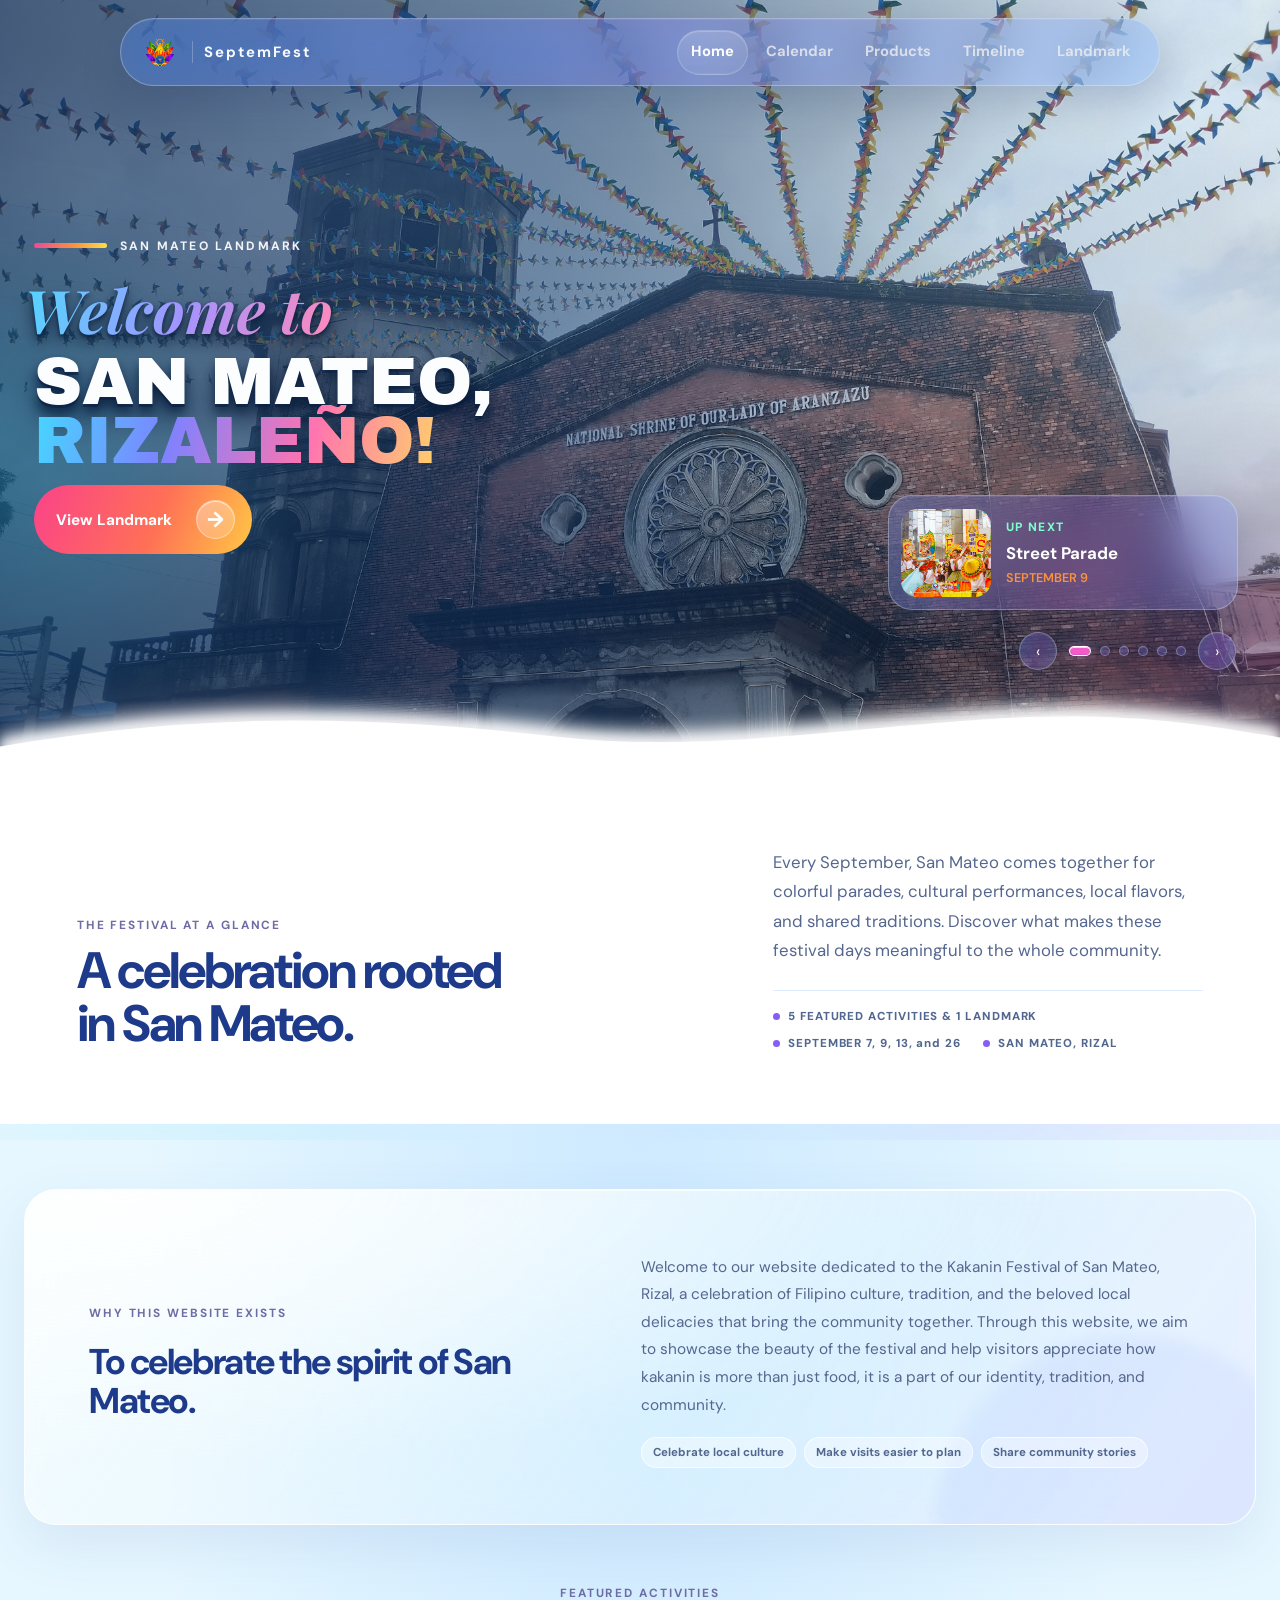
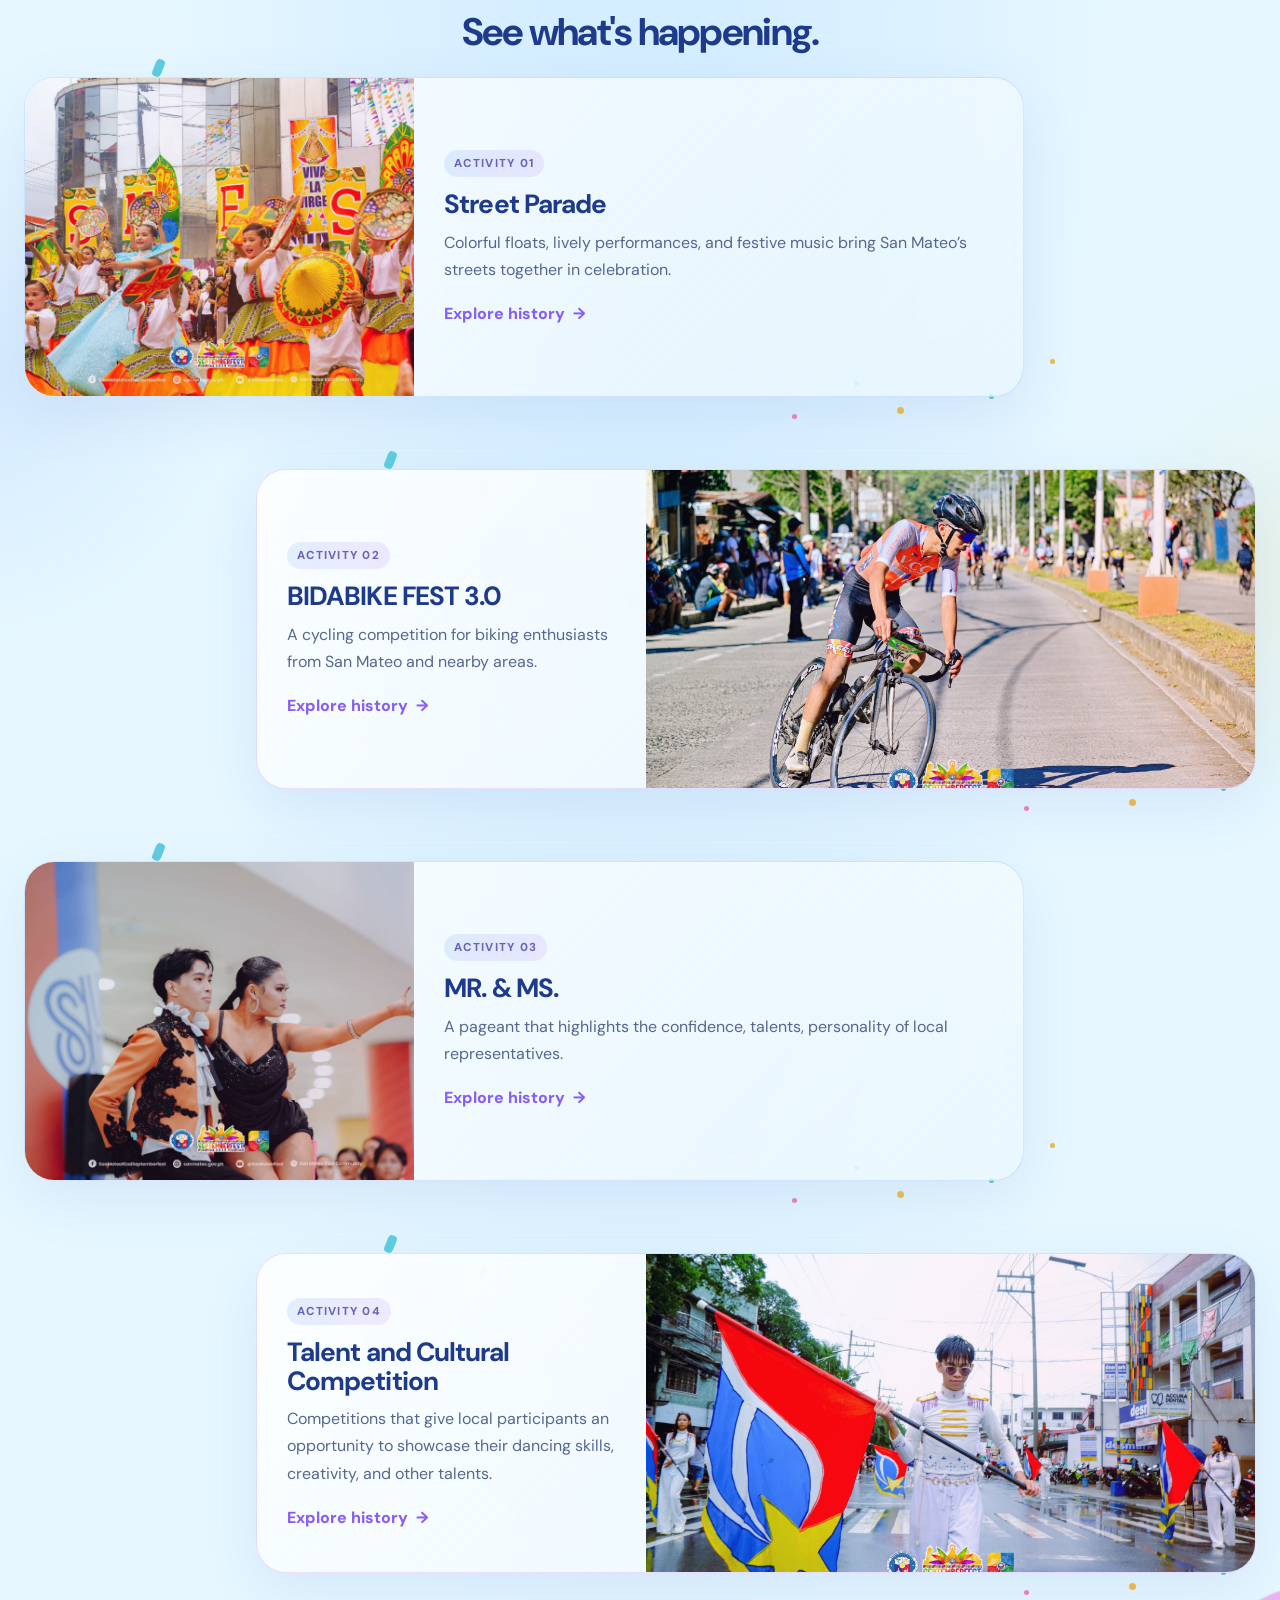
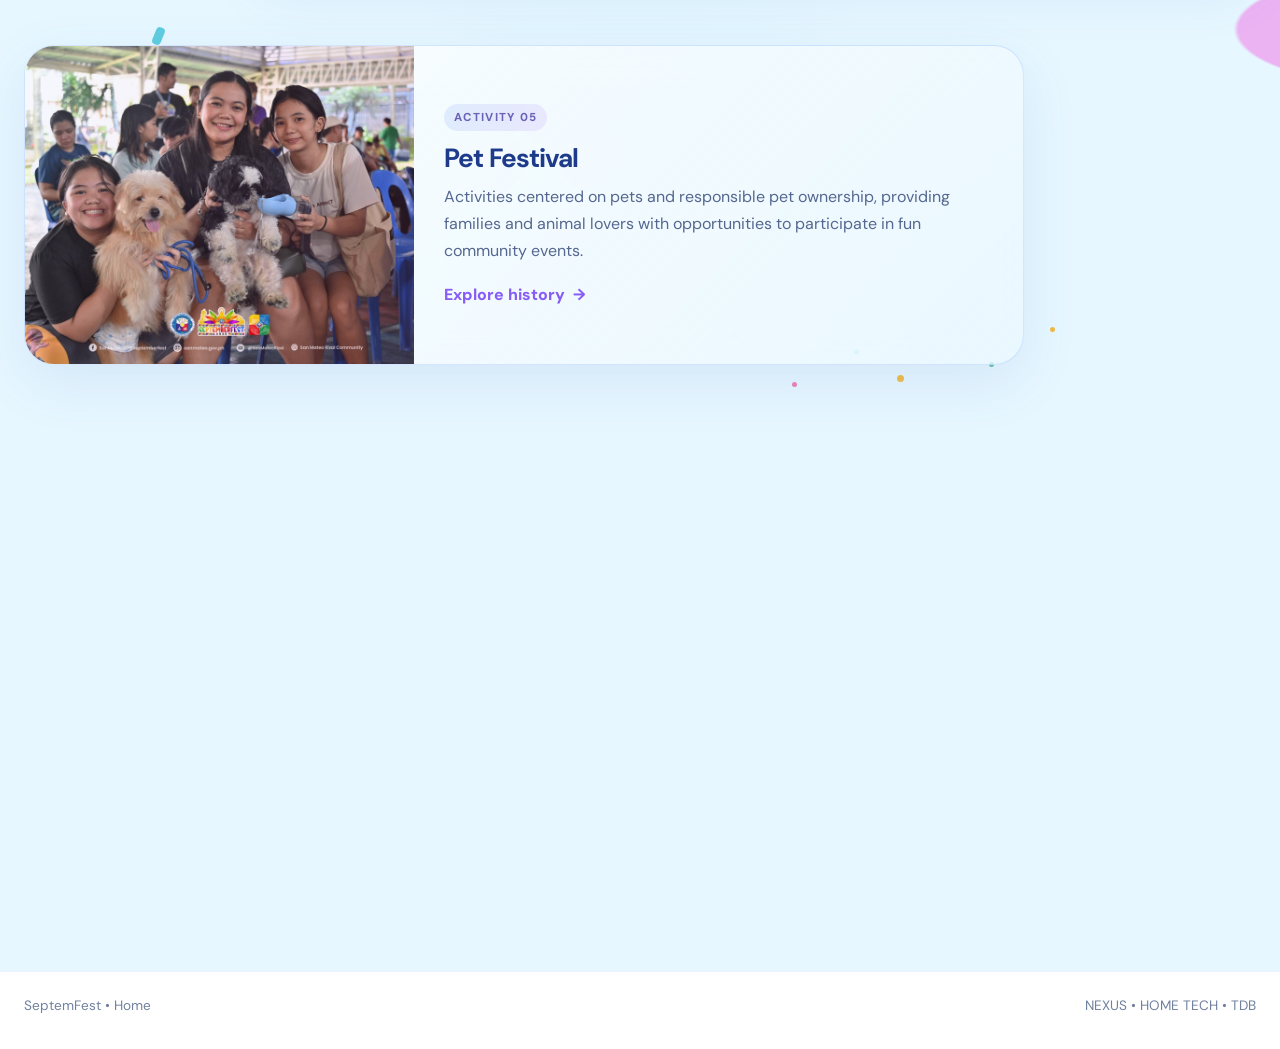
<file: index.html>
<!DOCTYPE html>
<html lang="en">

<head>
  <meta charset="UTF-8" />
  <meta name="viewport" content="width=device-width, initial-scale=1.0" />
  <meta name="description" content="SeptemFest of San Mateo." />

  <title>SeptemFest • Home</title>
  <script>try{var routeUrl=new URL(location.href);if(routeUrl.searchParams.has("__septemfest_navigation")){routeUrl.searchParams.delete("__septemfest_navigation");history.replaceState(history.state,"",routeUrl.href)}else{document.documentElement.dataset.pageLoading=""}}catch(error){document.documentElement.dataset.pageLoading=""}</script>
  <link rel="icon" type="image/png" href="./images/Logo.png">

  <link rel="preconnect" href="https://fonts.googleapis.com">
  <link rel="preconnect" href="https://fonts.gstatic.com" crossorigin>
  <link href="https://fonts.googleapis.com/css2?family=Archivo+Black&family=DM+Sans:wght@400;500;600;700&family=Playfair+Display:ital,wght@1,600;1,700&display=swap" rel="stylesheet">

  <link rel="stylesheet" href="./styles/common.css">
  <link rel="stylesheet" href="./styles/home.css">
</head>

<body>
  <div class="page-loader" id="pageLoader" role="status" aria-live="polite">
    <div class="page-loader-content">
      <img src="./images/Logo.png" alt="" width="64" height="48">
      <span class="page-loader-label">SEPTEMFEST OF SAN MATEO</span>
      <p>Getting the festival ready</p>
      <span class="page-loader-track" aria-hidden="true"><span></span></span>
    </div>
  </div>

  <header class="site-header" id="siteHeader">
    <a class="brand" href="./index.html" aria-label="SeptemFest Home">
      <img class="brand-logo" src="./images/Logo.png" alt="SeptemFest logo" width="42" height="32">
      <span class="brand-divider"></span>
      <span class="brand-word">SeptemFest</span>
    </a>

    <nav class="main-nav" aria-label="Main navigation">
      <a class="active" href="./index.html">Home</a>
      <a href="./pages/calendars.html">Calendar</a>
      <a href="./pages/products.html">Products</a>
      <a href="./pages/timeline.html">Timeline</a>
      <a href="./pages/landmark.html">Landmark</a>
    </nav>
  </header>

  <main>
    <section class="hero" id="hero">
      <div class="hero-background" id="heroBackground"></div>
      <div class="hero-light hero-light--left"></div>
      <div class="hero-light hero-light--right"></div>
      <svg class="hero-wave" viewBox="0 0 1440 220" preserveAspectRatio="none" aria-hidden="true">
        <path d="M0 108 C235 72 430 78 625 98 C825 119 1035 74 1230 78 C1320 80 1385 91 1440 99 L1440 220 L0 220 Z" fill="#ffffff" />
        <path class="hero-wave-blend" d="M0 108 C235 72 430 78 625 98 C825 119 1035 74 1230 78 C1320 80 1385 91 1440 99" />
        <path class="hero-wave-glow" d="M0 108 C235 72 430 78 625 98 C825 119 1035 74 1230 78 C1320 80 1385 91 1440 99" />
      </svg>

      <div class="wrap hero-inner">
        <div class="hero-copy glass">
          <div class="eyebrow">
            <span class="eyebrow-line"></span>
            <span id="slideMeta">FESTIVAL ACTIVITY • 01</span>
          </div>

          <p class="hero-kicker" id="slideKicker">Welcome to</p>

          <h1 id="slideTitle">
            SAN MATEO,<br>RIZALEÑO!
          </h1>

          <button class="primary-btn" id="viewActivityBtn" type="button">
            <span id="viewActivityLabel">View Landmark</span>
            <span class="btn-arrow">→</span>
          </button>
        </div>

        <aside class="next-preview glass" aria-live="polite" aria-label="Next slideshow item">
          <div class="next-preview-image">
            <img id="nextImage" src="./images/Second.JPG" alt="Preview of the next festival activity">
          </div>

          <div class="next-preview-copy">
            <span class="next-label">UP NEXT</span>
            <strong id="nextTitle">Lantern Parade</strong>
            <small id="nextDate">SEPTEMBER 21</small>
          </div>
        </aside>

        <div class="slider-controls" aria-label="Slideshow controls">
          <button class="slider-arrow" id="prevSlide" type="button" aria-label="Previous slide">‹</button>
          <div class="dots" id="dots"></div>
          <button class="slider-arrow" id="nextSlide" type="button" aria-label="Next slide">›</button>
        </div>
      </div>
    </section>

    <section class="intro-section">
      <div class="section-heading intro-heading">
        <div>
          <span class="mini-label">THE FESTIVAL AT A GLANCE</span>
          <h2>A celebration rooted<br>in San Mateo.</h2>
        </div>

        <div class="intro-summary">
          <p>
            Every September, San Mateo comes together for colorful parades, cultural performances, local flavors, and shared traditions. Discover what makes these festival days meaningful to the whole community.
          </p>
          <div class="intro-details" aria-label="Festival details">
            <span>5 FEATURED ACTIVITIES & 1 LANDMARK</span>
            <span>SEPTEMBER 7, 9, 13, and 26</span>
            <span>SAN MATEO, RIZAL</span>
          </div>
        </div>
      </div>
    </section>

    <section class="purpose-statement" aria-labelledby="purposeStatementTitle">
      <div class="purpose-statement-card purpose-glass-card">
        <div class="purpose-statement-heading">
          <span class="mini-label">WHY THIS WEBSITE EXISTS</span>
          <h2 id="purposeStatementTitle">To celebrate the spirit of San Mateo.</h2>
        </div>
        <div class="purpose-statement-details">
          <p>
            Welcome to our website dedicated to the Kakanin Festival of San Mateo, Rizal, a celebration of Filipino culture, tradition, and the beloved local delicacies that bring the community together.
            Through this website, we aim to showcase the beauty of the festival and help visitors appreciate how kakanin is more than just food, it is a part of our identity, tradition, and community.
          </p>
          <div class="purpose-values" aria-label="Website goals">
            <span>Celebrate local culture</span>
            <span>Make visits easier to plan</span>
            <span>Share community stories</span>
          </div>
        </div>
      </div>
    </section>

    <section class="events-section wrap" id="featuredEvents">
      <div class="section-heading section-heading--compact">
        <div>
          <span class="mini-label">FEATURED ACTIVITIES</span>
          <h2>See what's happening.</h2>
        </div>
      </div>

      <div class="event-grid" id="eventGrid"></div>
    </section>

    <section class="purpose-section" aria-labelledby="purposeTitle">
      <div class="purpose-panel purpose-glass-card">
        <div class="purpose-copy">
          <span class="mini-label">YOUR FESTIVAL GUIDE</span>
          <h2 id="purposeTitle">A little more than a schedule.</h2>
          <p>
            Get ready for the festival with practical details and local discoveries. Explore what is happening, find a festival favorite, and learn more about the traditions and places that make San Mateo special.
          </p>
        </div>
        <a class="purpose-visual" href="./pages/calendars.html" aria-label="Explore the festival calendar">
          <img src="./images/First.jpg" alt="Festival performers and colorful decorations at the Street Parade">
          <span class="purpose-visual-caption">
            <small>COME CELEBRATE WITH US</small>
            <strong>Find your festival moment</strong>
          </span>
          <span class="purpose-visual-arrow" aria-hidden="true">↗</span>
        </a>
        <nav class="purpose-links" aria-label="Explore the festival guide">
          <a class="purpose-link" href="./pages/calendars.html">
            <span class="purpose-link-number">01</span>
            <span><strong>Plan your visit</strong><small>Dates, activities, and details</small></span>
            <span class="purpose-link-arrow" aria-hidden="true">→</span>
          </a>
          <a class="purpose-link" href="./pages/products.html">
            <span class="purpose-link-number">02</span>
            <span><strong>Discover local finds</strong><small>Festival products and favorites</small></span>
            <span class="purpose-link-arrow" aria-hidden="true">→</span>
          </a>
          <a class="purpose-link" href="./pages/timeline.html">
            <span class="purpose-link-number">03</span>
            <span><strong>Explore the story</strong><small>Festival traditions and history</small></span>
            <span class="purpose-link-arrow" aria-hidden="true">→</span>
          </a>
          <a class="purpose-link" href="./pages/landmark.html">
            <span class="purpose-link-number">04</span>
            <span><strong>Visit the landmark</strong><small>Discover a place at the heart of town</small></span>
            <span class="purpose-link-arrow" aria-hidden="true">→</span>
          </a>
        </nav>
      </div>
    </section>

    <button class="back-to-top" id="backToTop" type="button" aria-label="Scroll back to top">
      <span>↑</span>
    </button>
  </main>

  <footer class="site-footer">
    <div class="wrap footer-inner">
      <span>SeptemFest • Home</span>
      <span>NEXUS • HOME TECH • TDB</span>
    </div>
  </footer>

  <script src="script.js"></script>
</body>
</html>
</file>
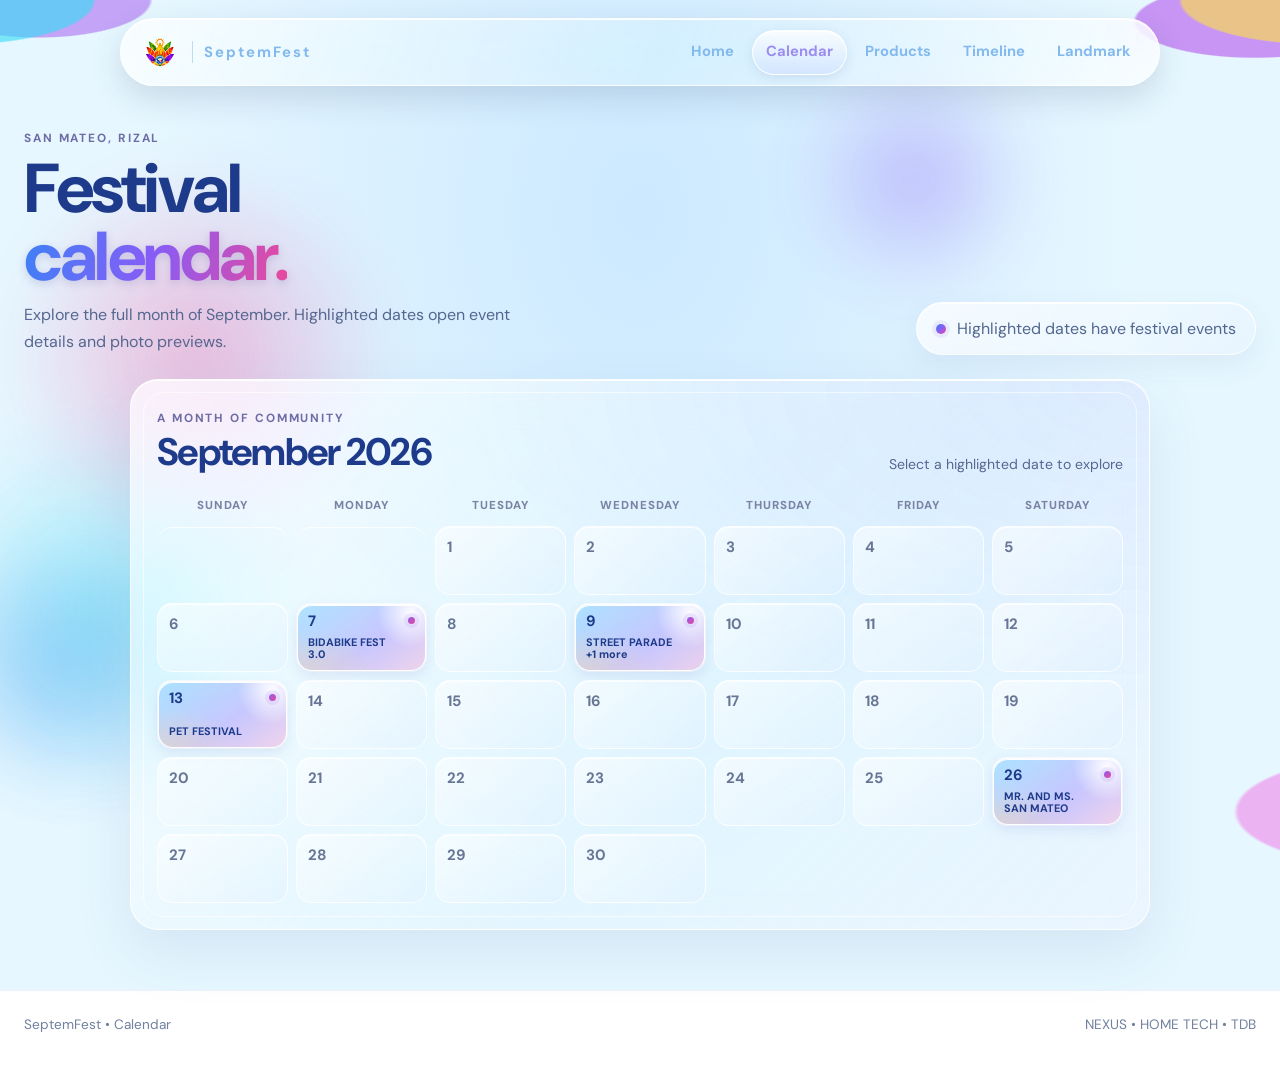
<file: pages/calendars.html>
<!DOCTYPE html>
<html lang="en">

<head>
  <meta charset="UTF-8">
  <meta name="viewport" content="width=device-width, initial-scale=1.0">

  <title>SeptemFest • Calendar</title>
  <script>try{var routeUrl=new URL(location.href);if(routeUrl.searchParams.has("__septemfest_navigation")){routeUrl.searchParams.delete("__septemfest_navigation");history.replaceState(history.state,"",routeUrl.href)}else{document.documentElement.dataset.pageLoading=""}}catch(error){document.documentElement.dataset.pageLoading=""}</script>
  <link rel="icon" type="image/png" href="../images/Logo.png">

  <link rel="preconnect" href="https://fonts.googleapis.com">
  <link rel="preconnect" href="https://fonts.gstatic.com" crossorigin>
  <link href="https://fonts.googleapis.com/css2?family=DM+Sans:wght@400;500;600;700&family=Playfair+Display:wght@600;700&display=swap" rel="stylesheet">

  <link rel="stylesheet" href="../styles/common.css">
  <link rel="stylesheet" href="../styles/calendar.css">
</head>

<body>
  <div class="page-loader" id="pageLoader" role="status" aria-live="polite">
    <div class="page-loader-content">
      <img src="../images/Logo.png" alt="" width="64" height="48">
      <span class="page-loader-label">SEPTEMFEST OF SAN MATEO</span>
      <p>Getting the festival ready</p>
      <span class="page-loader-track" aria-hidden="true"><span></span></span>
    </div>
  </div>

  <header class="site-header">
    <a class="brand" href="../index.html" aria-label="SeptemFest Home">
      <img class="brand-logo" src="../images/Logo.png" alt="SeptemFest logo" width="42" height="32">
      <span class="brand-divider"></span>
      <span class="brand-word">SeptemFest</span>
    </a>

    <nav class="main-nav" aria-label="Main navigation">
      <a href="../index.html">Home</a>
      <a class="active" href="./calendars.html">Calendar</a>
      <a href="./products.html">Products</a>
      <a href="./timeline.html">Timeline</a>
      <a href="./landmark.html">Landmark</a>
    </nav>
  </header>

  <main class="calendar-page">
    <section class="calendar-intro wrap">
      <div class="calendar-intro-copy">
        <span class="mini-label">SAN MATEO, RIZAL</span>
        <h1>Festival<br><span>calendar.</span></h1>
        <p>Explore the full month of September. Highlighted dates open event details and photo previews.</p>
      </div>
      <div class="calendar-legend glass">
        <span class="calendar-legend-dot" aria-hidden="true"></span>
        <span>Highlighted dates have festival events</span>
      </div>
    </section>

    <section class="month-calendar glass wrap" aria-labelledby="monthCalendarTitle">
      <header class="month-calendar-header">
        <div>
          <span class="mini-label">A MONTH OF COMMUNITY</span>
          <h2 id="monthCalendarTitle">September <span>2026</span></h2>
        </div>
        <span class="month-calendar-note">Select a highlighted date to explore</span>
      </header>
      <div class="month-calendar-weekdays" aria-hidden="true">
        <span>Sunday</span><span>Monday</span><span>Tuesday</span><span>Wednesday</span>
        <span>Thursday</span><span>Friday</span><span>Saturday</span>
      </div>
      <div class="month-calendar-grid" id="monthCalendarGrid" role="grid" aria-label="September 2026"></div>
    </section>

    <dialog class="calendar-event-dialog" id="calendarEventDialog" aria-labelledby="calendarDialogEventName">
      <div class="calendar-dialog-card">
        <button class="calendar-dialog-close" id="calendarDialogClose" type="button" aria-label="Close event details">×</button>
        <div class="calendar-dialog-heading">
          <span class="calendar-dialog-date" id="calendarDialogDate"></span>
          <h2 id="calendarDialogEventName"></h2>
        </div>
        <div class="calendar-dialog-player">
          <video id="calendarDialogVideo" controls playsinline preload="metadata" hidden></video>
          <iframe id="calendarDialogYouTube" allow="accelerometer; autoplay; clipboard-write; encrypted-media; gyroscope; picture-in-picture" allowfullscreen loading="lazy" referrerpolicy="strict-origin-when-cross-origin" title="Event video" hidden></iframe>
          <div class="calendar-dialog-gallery" id="calendarDialogGallery" hidden>
            <img class="calendar-dialog-gallery-preview is-previous" id="calendarDialogGalleryPreviousImage" alt="" aria-hidden="true">
            <img class="calendar-dialog-gallery-preview is-next" id="calendarDialogGalleryNextImage" alt="" aria-hidden="true">
            <img id="calendarDialogGalleryImage" alt="">
            <div class="calendar-dialog-gallery-controls">
              <button class="calendar-carousel-button" id="calendarDialogGalleryPrevious" type="button" aria-label="Previous Pet Festival photo">‹</button>
              <span id="calendarDialogGalleryCount" aria-live="polite"></span>
              <button class="calendar-carousel-button" id="calendarDialogGalleryNext" type="button" aria-label="Next Pet Festival photo">›</button>
            </div>
          </div>
          <div class="calendar-video-placeholder" id="calendarVideoPlaceholder">
            <img id="calendarVideoPoster" alt="">
            <span class="calendar-video-placeholder-shade"></span>
            <span class="calendar-video-message">
              <span class="calendar-video-play" aria-hidden="true">▶</span>
              <strong>Video preview coming soon</strong>
              <small>Event video will be added here.</small>
            </span>
          </div>
        </div>
        <div class="calendar-dialog-carousel" id="calendarDialogCarousel" hidden>
          <button class="calendar-carousel-button" id="calendarPreviousEvent" type="button" aria-label="Previous September 9 event">‹</button>
          <span id="calendarDialogEventCount"></span>
          <button class="calendar-carousel-button" id="calendarNextEvent" type="button" aria-label="Next September 9 event">›</button>
        </div>
      </div>
    </dialog>
  </main>

  <footer class="site-footer">
    <div class="wrap footer-inner">
      <span>SeptemFest • Calendar</span>
      <span>NEXUS • HOME TECH • TDB</span>
    </div>
  </footer>
  <script src="../script.js"></script>
</body>
</html>
</file>
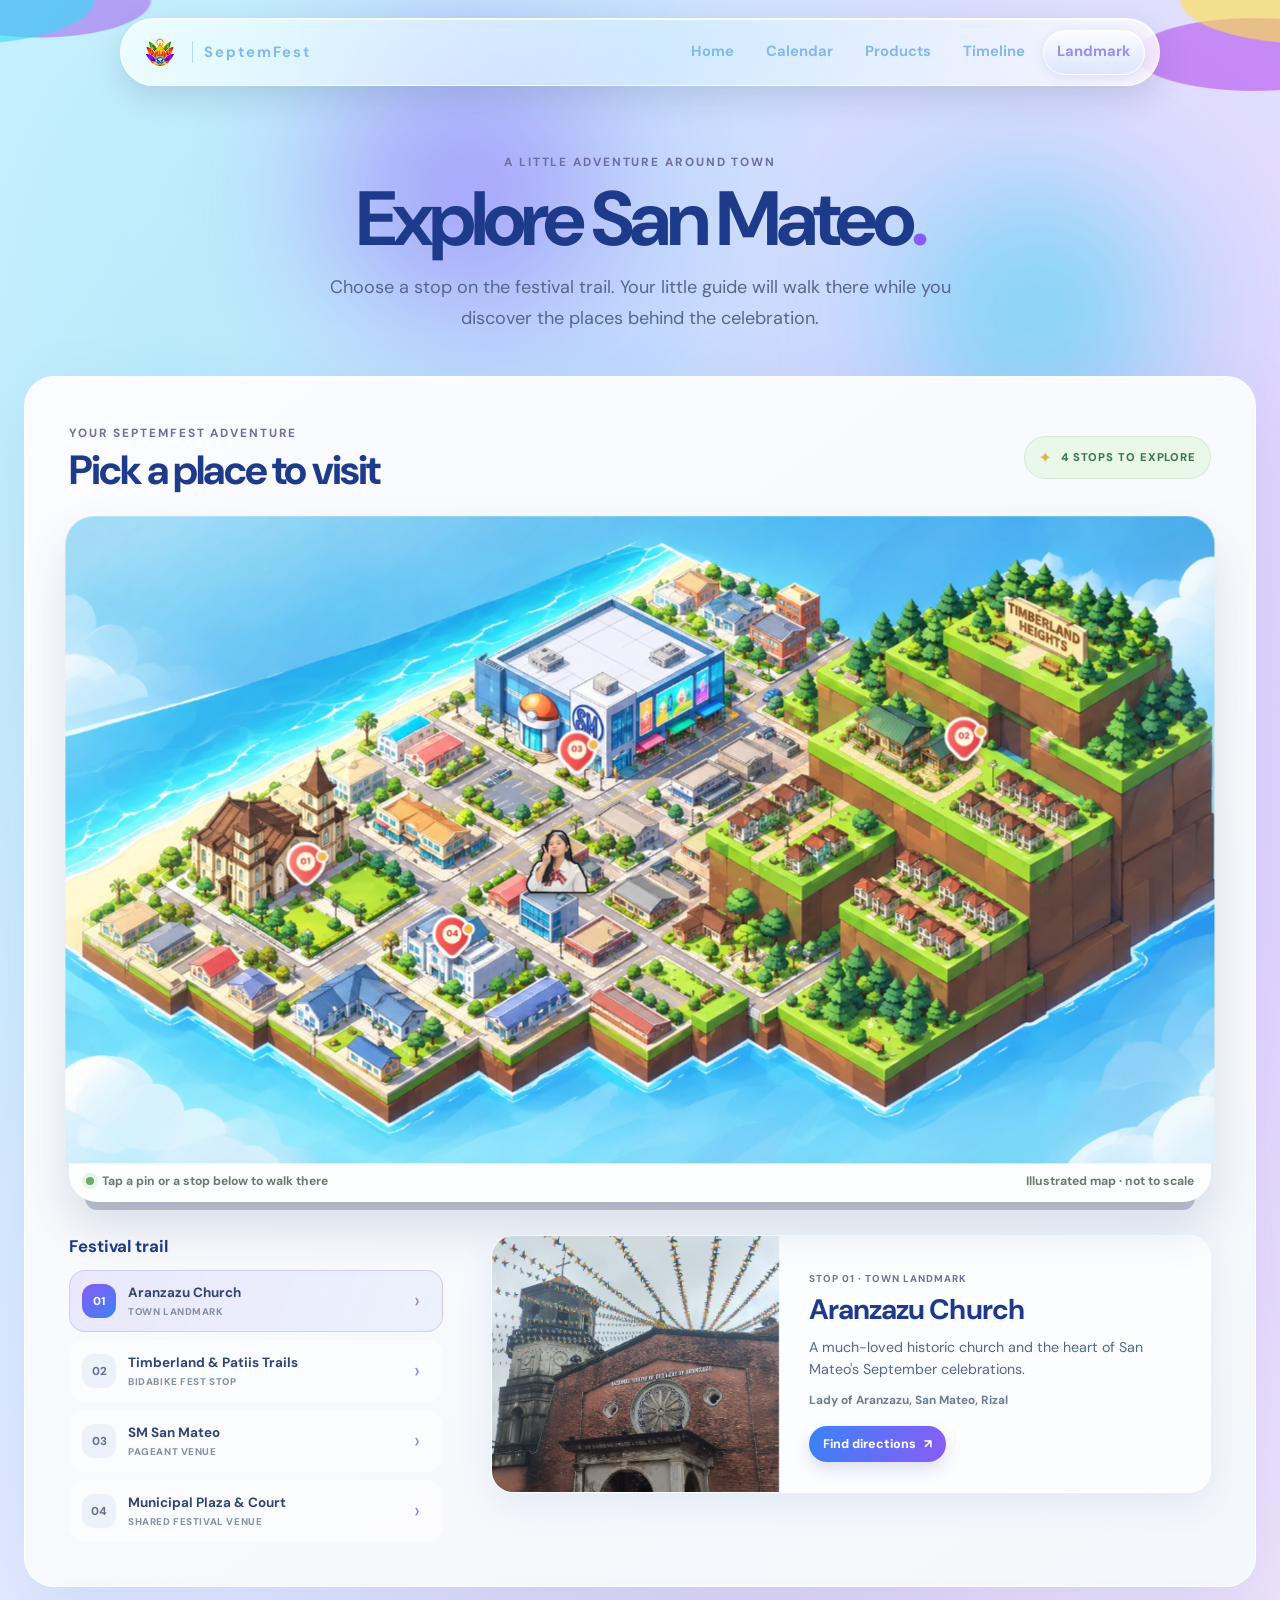
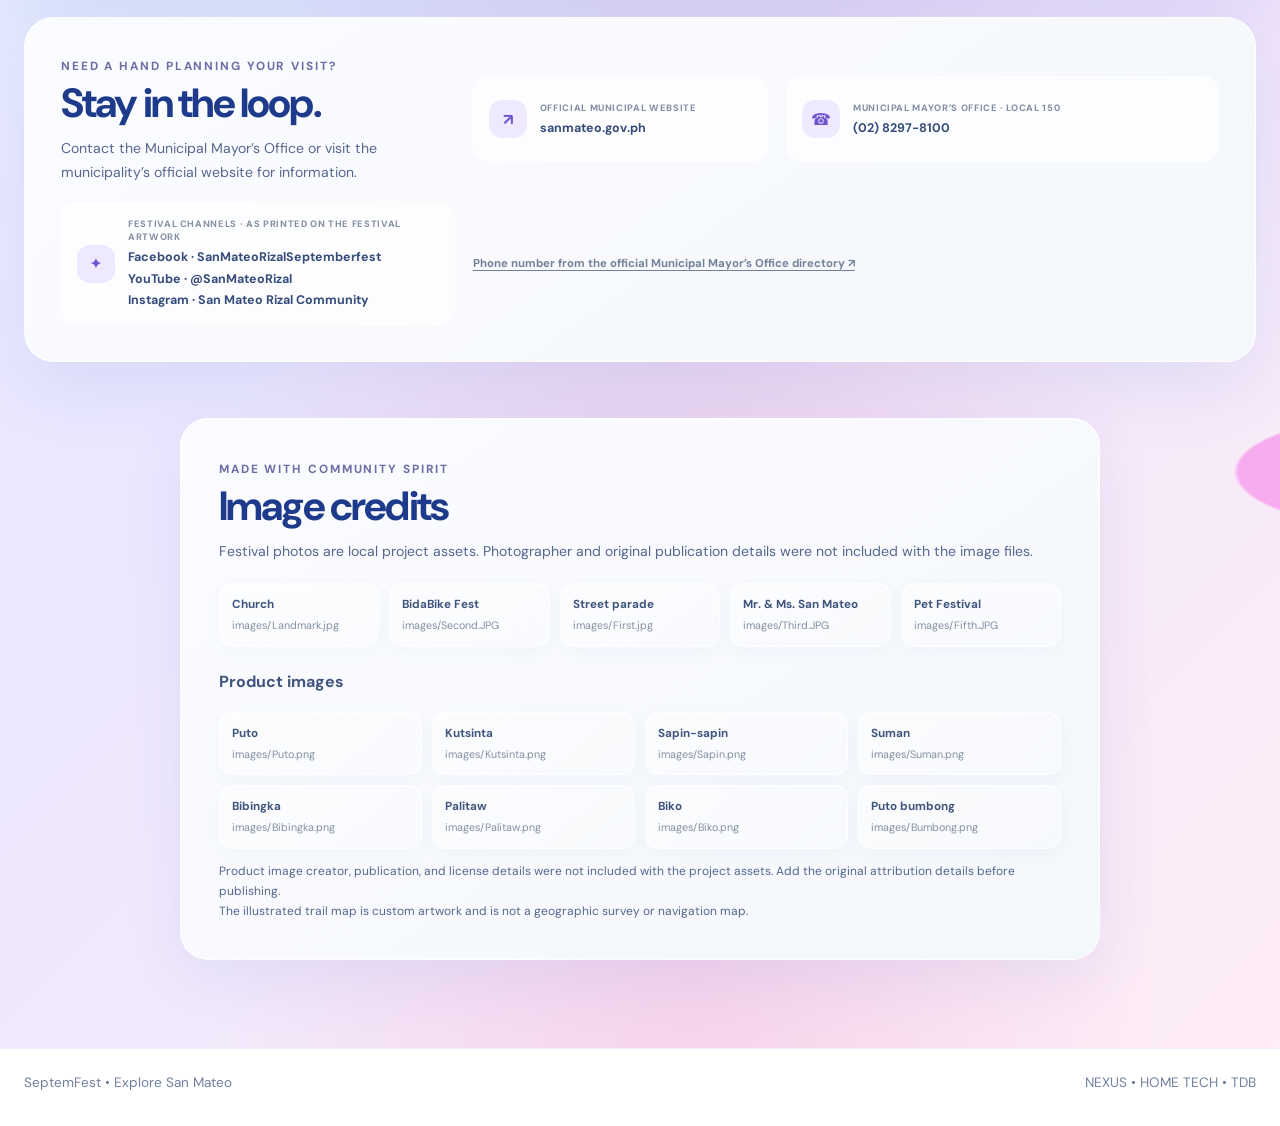
<file: pages/landmark.html>
<!DOCTYPE html>
<html lang="en">

<head>
  <meta charset="UTF-8">
  <meta name="viewport" content="width=device-width, initial-scale=1.0">

  <title>SeptemFest • Landmark</title>
  <script>try{var routeUrl=new URL(location.href);if(routeUrl.searchParams.has("__septemfest_navigation")){routeUrl.searchParams.delete("__septemfest_navigation");history.replaceState(history.state,"",routeUrl.href)}else{document.documentElement.dataset.pageLoading=""}}catch(error){document.documentElement.dataset.pageLoading=""}</script>
  <link rel="icon" type="image/png" href="../images/Logo.png">

  <link rel="preconnect" href="https://fonts.googleapis.com">
  <link rel="preconnect" href="https://fonts.gstatic.com" crossorigin>
  <link href="https://fonts.googleapis.com/css2?family=DM+Sans:wght@400;500;600;700;800&family=Playfair+Display:wght@600;700&display=swap" rel="stylesheet">
  <link rel="stylesheet" href="../styles/common.css">
  <link rel="stylesheet" href="../styles/landmark.css">
</head>

<body class="landmark-page">
  <div class="page-loader" id="pageLoader" role="status" aria-live="polite">
    <div class="page-loader-content">
      <img src="../images/Logo.png" alt="" width="64" height="48">
      <span class="page-loader-label">SEPTEMFEST OF SAN MATEO</span>
      <p>Getting the festival ready</p>
      <span class="page-loader-track" aria-hidden="true"><span></span></span>
    </div>
  </div>

  <header class="site-header">
    <a class="brand" href="../index.html" aria-label="SeptemFest Home">
      <img class="brand-logo" src="../images/Logo.png" alt="SeptemFest logo" width="42" height="32">
      <span class="brand-divider"></span>
      <span class="brand-word">SeptemFest</span>
    </a>

    <nav class="main-nav" aria-label="Main navigation">
      <a href="../index.html">Home</a>
      <a href="./calendars.html">Calendar</a>
      <a href="./products.html">Products</a>
      <a href="./timeline.html">Timeline</a>
      <a class="active" href="./landmark.html">Landmark</a>
    </nav>
  </header>

  <main class="landmark-main wrap">
    <section class="landmark-intro" aria-labelledby="landmarkTitle">
      <span class="mini-label">A LITTLE ADVENTURE AROUND TOWN</span>
      <h1 id="landmarkTitle">Explore San Mateo<span>.</span></h1>
      <p>Choose a stop on the festival trail. Your little guide will walk there while you discover the places behind the celebration.</p>
    </section>

    <section class="landmark-explorer glass" aria-labelledby="mapTitle">
      <div class="landmark-section-heading">
        <div>
          <span class="mini-label">YOUR SEPTEMFEST ADVENTURE</span>
          <h2 id="mapTitle">Pick a place to visit</h2>
        </div>
        <span class="landmark-map-badge"><span aria-hidden="true">✦</span> 4 STOPS TO EXPLORE</span>
      </div>

      <div class="landmark-map-frame">
        <div class="landmark-map" id="landmarkMap">
          <img class="landmark-map-image" src="../images/Map.png" alt="Custom illustrated map of San Mateo showing the National Shrine of Our Lady of Aranzazu, SM San Mateo, Municipal Plaza, and Timberland Heights">
          <svg class="landmark-map-art" viewBox="0 0 1100 620" aria-hidden="true" focusable="false">
            <defs>
              <linearGradient id="landMapGround" x1="0" y1="0" x2="1" y2="1">
                <stop offset="0" stop-color="#d9f5ce"></stop>
                <stop offset="1" stop-color="#b8e7ab"></stop>
              </linearGradient>
              <linearGradient id="landMapRiver" x1="0" y1="0" x2="1" y2="1">
                <stop offset="0" stop-color="#83e3ef"></stop>
                <stop offset="1" stop-color="#5dbde0"></stop>
              </linearGradient>
              <pattern id="landMapDots" width="34" height="34" patternUnits="userSpaceOnUse">
                <circle cx="3" cy="3" r="1.5" fill="#599b61" opacity=".12"></circle>
              </pattern>
            </defs>
            <rect width="1100" height="620" fill="url(#landMapGround)"></rect>
            <rect width="1100" height="620" fill="url(#landMapDots)"></rect>
            <path d="M875-25 C828 76 927 115 867 207 S930 360 847 425 835 554 920 660" fill="none" stroke="url(#landMapRiver)" stroke-width="62" stroke-linecap="round"></path>
            <path d="M875-25 C828 76 927 115 867 207 S930 360 847 425 835 554 920 660" fill="none" stroke="#e5fbff" stroke-width="5" stroke-dasharray="2 13" stroke-linecap="round" opacity=".8"></path>

            <g fill="#a5d991" opacity=".85">
              <ellipse cx="178" cy="128" rx="118" ry="68"></ellipse>
              <ellipse cx="524" cy="112" rx="132" ry="64"></ellipse>
              <ellipse cx="1014" cy="150" rx="106" ry="86"></ellipse>
              <ellipse cx="182" cy="535" rx="112" ry="58"></ellipse>
              <ellipse cx="615" cy="510" rx="125" ry="55"></ellipse>
            </g>
            <g fill="#76b976">
              <circle cx="82" cy="113" r="20"></circle><circle cx="104" cy="108" r="15"></circle>
              <circle cx="247" cy="80" r="18"></circle><circle cx="267" cy="78" r="13"></circle>
              <circle cx="465" cy="104" r="19"></circle><circle cx="487" cy="98" r="14"></circle>
              <circle cx="645" cy="105" r="18"></circle><circle cx="665" cy="100" r="14"></circle>
              <circle cx="1015" cy="84" r="20"></circle><circle cx="1038" cy="80" r="14"></circle>
              <circle cx="101" cy="548" r="21"></circle><circle cx="126" cy="544" r="15"></circle>
              <circle cx="647" cy="555" r="20"></circle><circle cx="672" cy="551" r="14"></circle>
            </g>
            <g fill="#fff2be" stroke="#e9c878" stroke-width="4">
              <rect x="235" y="195" width="82" height="54" rx="11" transform="rotate(-8 276 222)"></rect>
              <rect x="451" y="177" width="68" height="47" rx="10" transform="rotate(7 485 200)"></rect>
              <rect x="642" y="152" width="85" height="52" rx="11" transform="rotate(-8 684 178)"></rect>
              <rect x="155" y="360" width="77" height="50" rx="10" transform="rotate(8 193 385)"></rect>
              <rect x="585" y="388" width="78" height="53" rx="10" transform="rotate(-5 624 414)"></rect>
              <rect x="724" y="240" width="62" height="45" rx="10" transform="rotate(8 755 262)"></rect>
              <rect x="374" y="470" width="78" height="49" rx="10" transform="rotate(-6 413 494)"></rect>
            </g>

            <path id="landmarkWalkingTrail" d="M230 365 C310 304 410 239 490 258 C550 225 610 207 670 208 S790 239 860 245 C830 270 770 295 710 322 S530 390 370 435" fill="none" stroke="#c79758" stroke-width="42" stroke-linecap="round"></path>
            <path d="M106 460 C190 453 227 386 338 363 S490 262 560 276 S696 385 789 390 S897 479 989 481" fill="none" stroke="#fff3d5" stroke-width="31" stroke-linecap="round"></path>
            <path d="M106 460 C190 453 227 386 338 363 S490 262 560 276 S696 385 789 390 S897 479 989 481" fill="none" stroke="#d8bd84" stroke-width="3" stroke-dasharray="14 16" stroke-linecap="round"></path>

            <g class="landmark-map-decor" aria-hidden="true">
              <g transform="translate(105 315)">
                <path d="M6 42 48 8l42 34v49H6z" fill="#f58d78" stroke="#b95e5c" stroke-width="5" stroke-linejoin="round"></path>
                <path d="M0 44 48 3l48 41" fill="none" stroke="#9e5261" stroke-width="8" stroke-linecap="round" stroke-linejoin="round"></path>
                <rect x="18" y="48" width="60" height="37" rx="5" fill="#fff2d8"></rect>
                <path d="M39 85V65a9 9 0 0 1 18 0v20" fill="#8a6abf"></path>
                <path d="M12 40V8h18v17M21 1v-13m-6 7h12" fill="none" stroke="#a55659" stroke-width="6" stroke-linecap="round" stroke-linejoin="round"></path>
                <circle cx="21" cy="55" r="4" fill="#73b5d0"></circle><circle cx="69" cy="55" r="4" fill="#73b5d0"></circle>
              </g>
              <g transform="translate(235 150)">
                <path d="m0 94 57-77 49 61 43-47 67 63z" fill="#82bd77" stroke="#558f60" stroke-width="5" stroke-linejoin="round"></path>
                <path d="m38 43 19-26 18 23-13-5-8 9-7-8zM132 63l25-32 27 38-19-8-8 8-10-10z" fill="#fff6dd"></path>
                <path d="M23 94h181" stroke="#518d5b" stroke-width="9" stroke-linecap="round"></path>
                <path d="M15 86c15-13 26-14 39-6M156 85c14-12 27-12 41-4" fill="none" stroke="#a9d790" stroke-width="7" stroke-linecap="round"></path>
              </g>
              <g transform="translate(450 72)">
                <ellipse cx="68" cy="66" rx="87" ry="47" fill="#f4dda0" stroke="#d0ad68" stroke-width="5"></ellipse>
                <ellipse cx="68" cy="66" rx="68" ry="32" fill="#fff1c8"></ellipse>
                <path d="M22 65h92M68 35v62M35 44l66 43m0-43L35 87" stroke="#dfc782" stroke-width="3" stroke-linecap="round"></path>
                <circle cx="68" cy="66" r="13" fill="#8bd5e3" stroke="#fff" stroke-width="5"></circle>
                <path d="M5 105h128" stroke="#c59a62" stroke-width="7" stroke-linecap="round"></path>
                <path d="M-4 103v-22m0 0 13 9m121 13V81m0 0-13 9" fill="none" stroke="#9b7752" stroke-width="5" stroke-linecap="round"></path>
              </g>
              <g transform="translate(665 68)">
                <path d="M0 32 73 0l73 32" fill="#ffcf62" stroke="#bd8739" stroke-width="5" stroke-linejoin="round"></path>
                <rect x="9" y="31" width="128" height="70" rx="8" fill="#fff3cf" stroke="#d4a74b" stroke-width="5"></rect>
                <rect x="22" y="45" width="102" height="12" rx="6" fill="#76c8dc"></rect>
                <rect x="23" y="65" width="24" height="30" rx="3" fill="#b4e0e8"></rect>
                <rect x="56" y="65" width="24" height="30" rx="3" fill="#b4e0e8"></rect>
                <rect x="89" y="65" width="24" height="30" rx="3" fill="#b4e0e8"></rect>
                <rect x="57" y="17" width="32" height="22" rx="6" fill="#fff" stroke="#e3ae49" stroke-width="3"></rect>
                <text x="73" y="33" text-anchor="middle" font-family="system-ui, sans-serif" font-size="13" font-weight="800" fill="#4976a5">SM</text>
              </g>
              <g transform="translate(835 210)">
                <path d="M0 26 59 0l59 26" fill="#f0a26c" stroke="#a96757" stroke-width="5" stroke-linejoin="round"></path>
                <path d="M12 27v61m94-61v61" stroke="#8f695b" stroke-width="6"></path>
                <path d="M4 88h110" stroke="#a96757" stroke-width="7" stroke-linecap="round"></path>
                <path d="M30 37v38m57-38v38" stroke="#74bed5" stroke-width="4"></path>
                <path d="M30 37h17v13H30m40-13h17v13H70" fill="none" stroke="#fff4d9" stroke-width="4"></path>
                <circle cx="58" cy="61" r="8" fill="#f2c75e"></circle>
              </g>
              <g fill="#fff" opacity=".84">
                <path d="M76 280c0-14 11-25 25-25 10 0 19 6 23 15 3-2 7-3 11-3 12 0 21 9 21 20H76z"></path>
                <path d="M690 82c0-12 10-22 22-22 9 0 17 5 20 13 3-2 6-3 10-3 10 0 19 8 19 18h-71z"></path>
                <path d="M932 336c0-11 9-20 20-20 8 0 15 5 18 12 3-2 6-3 9-3 10 0 17 8 17 17h-64z"></path>
              </g>
            </g>

          </svg>

          <svg class="landmark-map-art landmark-map-character-layer" viewBox="0 0 1100 620" aria-hidden="true" focusable="false">
            <g id="landmarkWalker" class="landmark-walker">
              <image class="landmark-walker-image" href="../images/Navigator.png" x="-31" y="-61" width="62" height="62" preserveAspectRatio="xMidYMax meet"></image>
            </g>
          </svg>

          <div class="landmark-map-pins" id="landmarkMapPins" aria-label="Map stops"></div>
        </div>
        <div class="landmark-map-caption">
          <span><span class="landmark-live-dot" aria-hidden="true"></span> Tap a pin or a stop below to walk there</span>
          <span>Illustrated map · not to scale</span>
        </div>
      </div>

      <div class="landmark-stop-layout">
        <div class="landmark-stop-picker">
          <h3>Festival trail</h3>
          <ol class="landmark-stop-list" id="landmarkStopList" aria-label="Choose a place on the festival trail"></ol>
        </div>
        <article class="landmark-selected-stop" id="landmarkSelectedStop" aria-live="polite">
          <img id="landmarkStopImage" src="../images/Landmark.jpg" alt="Our Lady of Aranzazu Church in San Mateo">
          <div class="landmark-selected-copy">
            <span class="mini-label" id="landmarkStopEyebrow">STOP 01 · TOWN LANDMARK</span>
            <h3 id="landmarkStopName">Our Lady of Aranzazu Church</h3>
            <p id="landmarkStopDescription">A much-loved historic church and the heart of San Mateo's September celebrations.</p>
            <span class="landmark-stop-location" id="landmarkStopLocation">National Shrine of Our Lady of Aranzazu, San Mateo, Rizal</span>
            <a class="landmark-directions" id="landmarkDirections" href="https://www.google.com/maps/search/?api=1&amp;query=National%20Shrine%20of%20Our%20Lady%20of%20Aranzazu%2C%20San%20Mateo%2C%20Rizal" target="_blank" rel="noopener noreferrer">Find directions <span aria-hidden="true">↗</span></a>
          </div>
        </article>
      </div>
    </section>

    <section class="landmark-contact glass" aria-labelledby="landmarkContactTitle">
      <div class="landmark-contact-heading">
        <span class="mini-label">NEED A HAND PLANNING YOUR VISIT?</span>
        <h2 id="landmarkContactTitle">Stay in the loop.</h2>
        <p>Contact the Municipal Mayor’s Office or visit the municipality’s official website for information.</p>
      </div>
      <a class="landmark-contact-card landmark-contact-website" href="https://sanmateo.gov.ph" target="_blank" rel="noopener noreferrer">
        <span class="landmark-contact-icon" aria-hidden="true">↗</span>
        <span><small>OFFICIAL MUNICIPAL WEBSITE</small><strong>sanmateo.gov.ph</strong></span>
      </a>
      <a class="landmark-contact-card landmark-contact-phone" href="tel:+63282978100">
        <span class="landmark-contact-icon" aria-hidden="true">☎</span>
        <span><small>MUNICIPAL MAYOR’S OFFICE · LOCAL 150</small><strong>(02) 8297-8100</strong></span>
      </a>
      <div class="landmark-social-card">
        <span class="landmark-contact-icon" aria-hidden="true">✦</span>
        <span><small>FESTIVAL CHANNELS · AS PRINTED ON THE FESTIVAL ARTWORK</small><strong>Facebook · SanMateoRizalSeptemberfest</strong><strong>YouTube · @SanMateoRizal</strong><strong>Instagram · San Mateo Rizal Community</strong></span>
      </div>
      <a class="landmark-contact-source" href="https://www.sanmateo.gov.ph/officeofthemayor.html" target="_blank" rel="noopener noreferrer">Phone number from the official Municipal Mayor’s Office directory ↗</a>
    </section>

    <section class="landmark-credits" aria-labelledby="landmarkCreditsTitle">
      <span class="mini-label">MADE WITH COMMUNITY SPIRIT</span>
      <h2 id="landmarkCreditsTitle">Image credits</h2>
      <p>Festival photos are local project assets. Photographer and original publication details were not included with the image files.</p>
      <ul class="landmark-credit-list">
        <li><strong>Church</strong><span>images/Landmark.jpg</span></li>
        <li><strong>BidaBike Fest</strong><span>images/Second.JPG</span></li>
        <li><strong>Street parade</strong><span>images/First.jpg</span></li>
        <li><strong>Mr. &amp; Ms. San Mateo</strong><span>images/Third.JPG</span></li>
        <li><strong>Pet Festival</strong><span>images/Fifth.JPG</span></li>
      </ul>
      <h3 class="landmark-credit-subheading">Product images</h3>
      <ul class="landmark-credit-list landmark-product-credit-list">
        <li><strong>Puto</strong><span>images/Puto.png</span></li>
        <li><strong>Kutsinta</strong><span>images/Kutsinta.png</span></li>
        <li><strong>Sapin-sapin</strong><span>images/Sapin.png</span></li>
        <li><strong>Suman</strong><span>images/Suman.png</span></li>
        <li><strong>Bibingka</strong><span>images/Bibingka.png</span></li>
        <li><strong>Palitaw</strong><span>images/Palitaw.png</span></li>
        <li><strong>Biko</strong><span>images/Biko.png</span></li>
        <li><strong>Puto bumbong</strong><span>images/Bumbong.png</span></li>
      </ul>
      <p class="landmark-credit-note">Product image creator, publication, and license details were not included with the project assets. Add the original attribution details before publishing.</p>
      <p class="landmark-credit-note">The illustrated trail map is custom artwork and is not a geographic survey or navigation map.</p>
    </section>
  </main>

  <footer class="site-footer">
    <div class="wrap footer-inner">
      <span>SeptemFest • Explore San Mateo</span>
      <span>NEXUS • HOME TECH • TDB</span>
    </div>
  </footer>
  <button class="back-to-top" id="backToTop" type="button" aria-label="Scroll back to top"><span>↑</span></button>
  <script src="../script.js"></script>
</body>
</html>
</file>
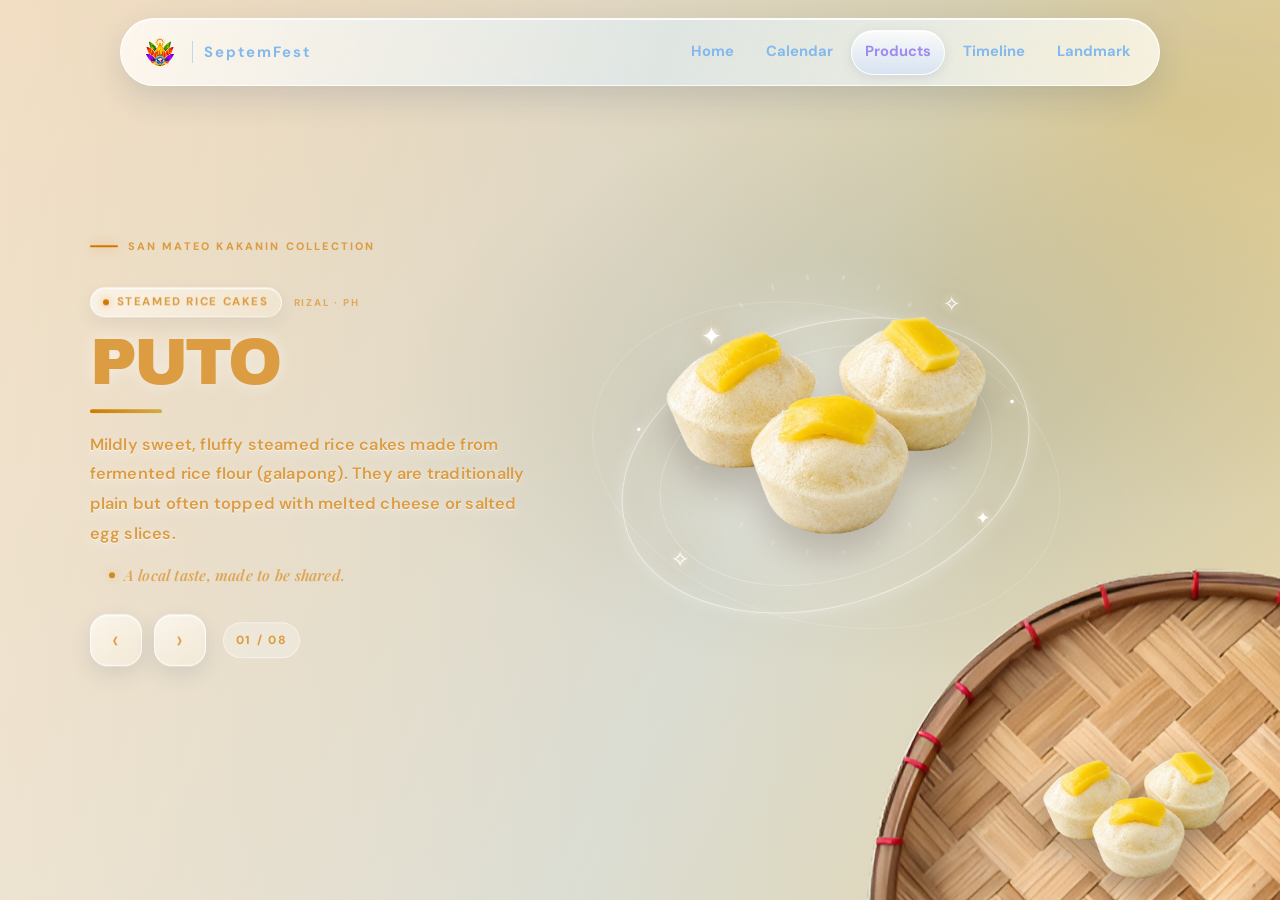
<file: pages/products.html>
<!DOCTYPE html>
<html lang="en">

<head>
  <meta charset="UTF-8">
  <meta name="viewport" content="width=device-width, initial-scale=1.0">

  <title>SeptemFest • Products</title>
  <script>try{var routeUrl=new URL(location.href);if(routeUrl.searchParams.has("__septemfest_navigation")){routeUrl.searchParams.delete("__septemfest_navigation");history.replaceState(history.state,"",routeUrl.href)}else{document.documentElement.dataset.pageLoading=""}}catch(error){document.documentElement.dataset.pageLoading=""}</script>
  <link rel="icon" type="image/png" href="../images/Logo.png">
  
  <link rel="preconnect" href="https://fonts.googleapis.com">
  <link rel="preconnect" href="https://fonts.gstatic.com" crossorigin>
  <link href="https://fonts.googleapis.com/css2?family=Archivo+Black&family=DM+Sans:wght@400;500;600;700&family=Playfair+Display:ital,wght@1,600;1,700&display=swap" rel="stylesheet">
  <link rel="stylesheet" href="../styles/common.css">
  <link rel="stylesheet" href="../styles/products.css">
</head>

<body class="products-page">
  <div class="page-loader" id="pageLoader" role="status" aria-live="polite">
    <div class="page-loader-content">
      <img src="../images/Logo.png" alt="" width="64" height="48">
      <span class="page-loader-label">SEPTEMFEST OF SAN MATEO</span>
      <p>Getting the festival ready</p>
      <span class="page-loader-track" aria-hidden="true"><span></span></span>
    </div>
  </div>

  <header class="site-header">
    <a class="brand" href="../index.html" aria-label="SeptemFest Home">
      <img class="brand-logo" src="../images/Logo.png" alt="SeptemFest logo" width="42" height="32">
      <span class="brand-divider"></span>
      <span class="brand-word">SeptemFest</span>
    </a>

    <nav class="main-nav" aria-label="Main navigation">
      <a href="../index.html">Home</a>
      <a href="./calendars.html">Calendar</a>
      <a class="active" href="./products.html">Products</a>
      <a href="./timeline.html">Timeline</a>
      <a href="./landmark.html">Landmark</a>
    </nav>
  </header>

  <main class="product-showcase" id="productShowcase" aria-label="Festival product preview">
    <section class="product-details" aria-live="polite" aria-atomic="true">
      <span class="product-eyebrow"><span></span> SAN MATEO KAKANIN COLLECTION</span>
      <div class="product-category-row">
        <p class="product-category" id="productCategory">FESTIVAL FAVORITE</p>
        <span class="product-origin-mark">RIZAL · PH</span>
      </div>
      <h1 id="productTitle">Festival Bilao</h1>
      <p class="product-description" id="productDescription">A colorful bilao made for sharing, filled with a little bit of everything the festival has to offer.</p>
      <p class="product-note">A local taste, made to be shared.</p>
      <div class="product-controls" aria-label="Product navigation">
        <button class="slider-arrow" id="previousProduct" type="button" aria-label="Previous product">‹</button>
        <button class="slider-arrow" id="nextProduct" type="button" aria-label="Next product">›</button>
        <output class="product-counter" id="productCounter" aria-live="polite" aria-atomic="true"></output>
      </div>
    </section>

    <div class="product-artwork">
      <div class="featured-product" aria-hidden="true">
        <span class="featured-product-glow"></span>
        <span class="featured-product-halo"></span>
        <span class="featured-product-orbit"></span>
        <span class="featured-product-sparkle is-sparkle-one">✦</span>
        <span class="featured-product-sparkle is-sparkle-two">✧</span>
        <span class="featured-product-sparkle is-sparkle-three">✦</span>
        <span class="featured-product-sparkle is-sparkle-four">✧</span>
        <span class="featured-product-sparkle is-sparkle-five">·</span>
        <span class="featured-product-sparkle is-sparkle-six">·</span>
        <img class="featured-product-image" id="featuredProductImage" alt="">
      </div>

      <div class="product-wheel" id="productWheel" role="group" aria-label="Select a product from the bilao"></div>
    </div>
  </main>

  <script src="../script.js"></script>
</body>
</html>
</file>
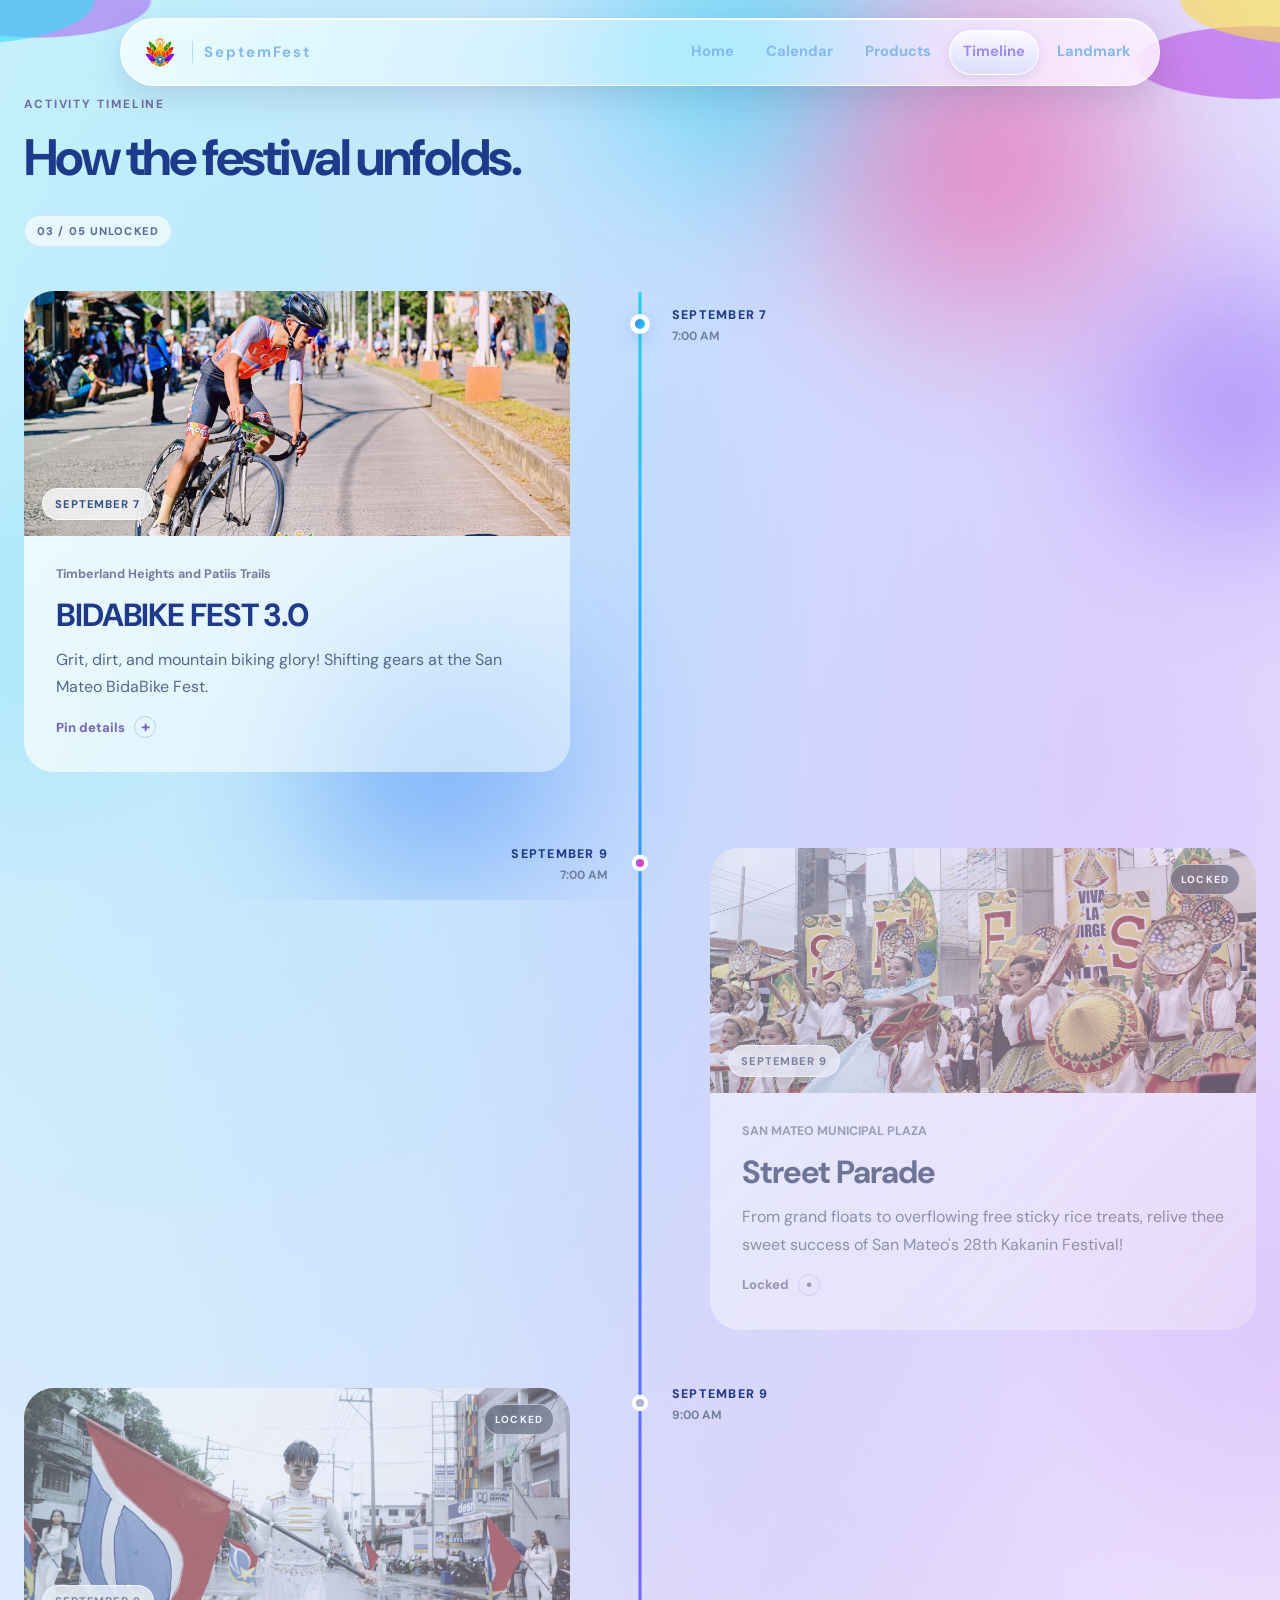
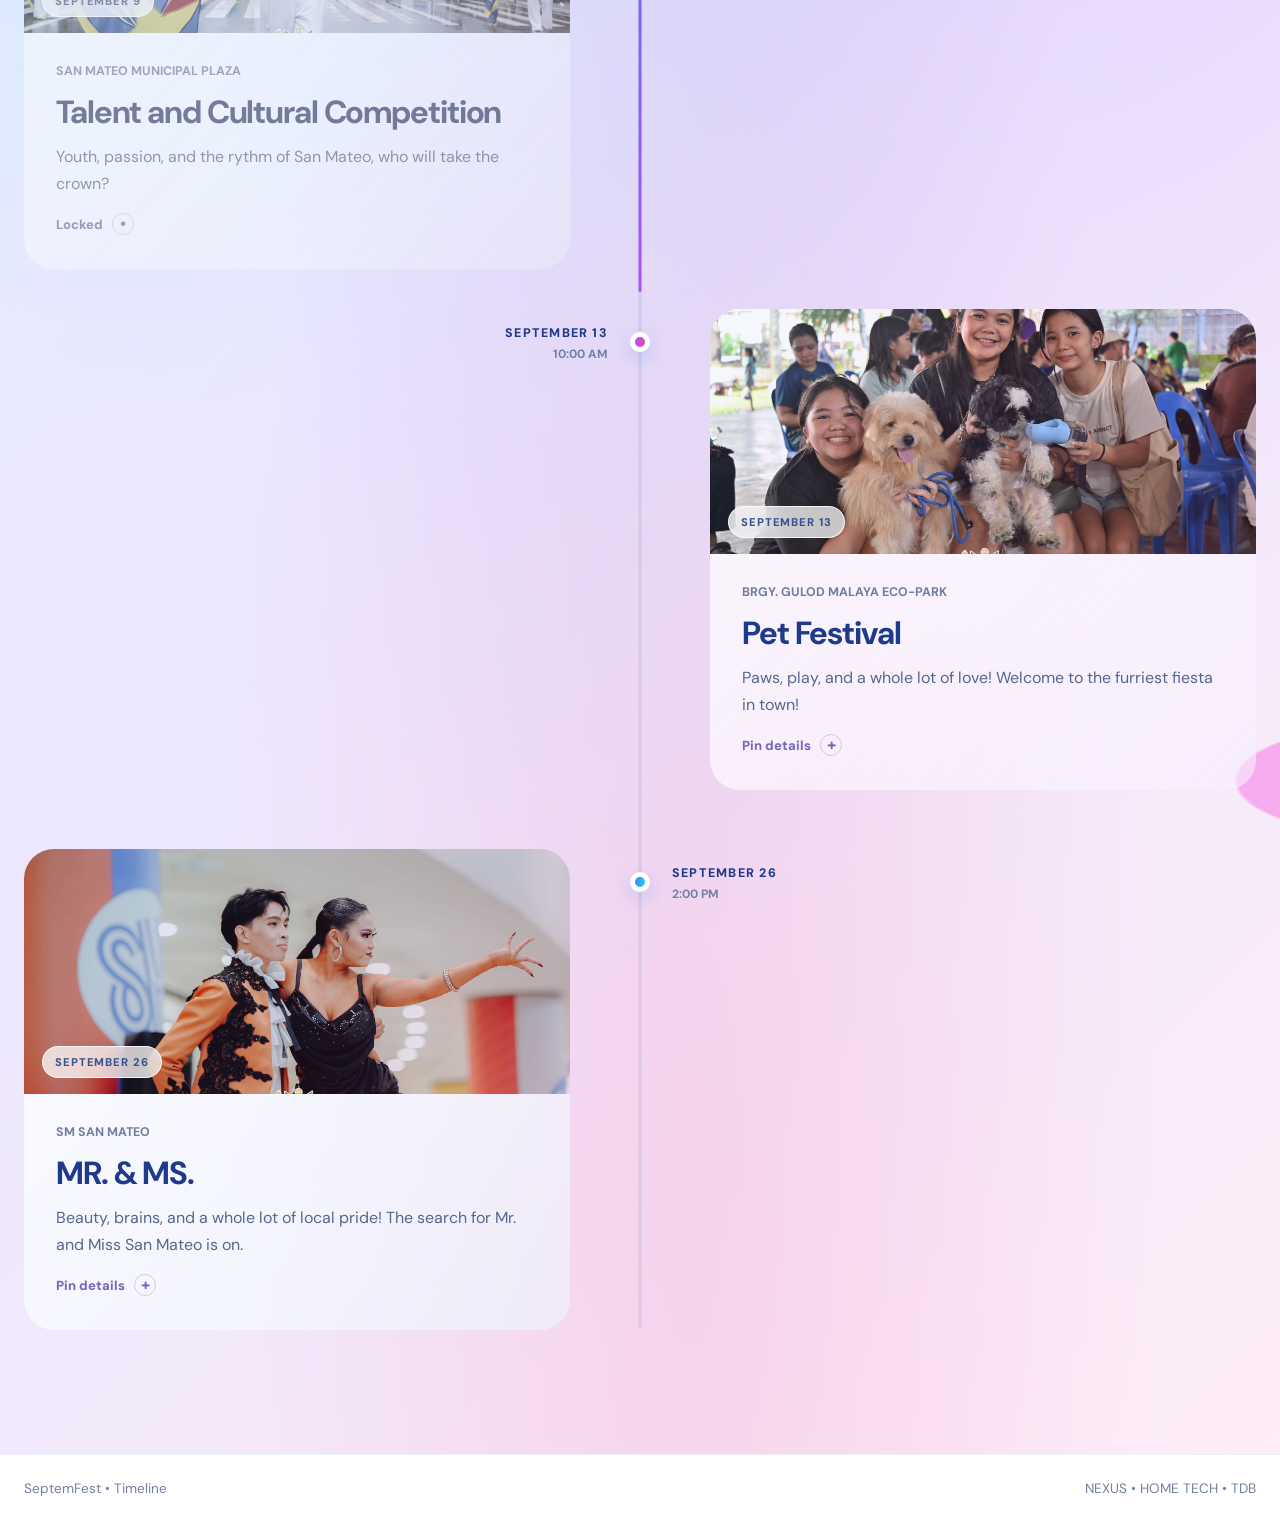
<file: pages/timeline.html>
<!DOCTYPE html>
<html lang="en">

<head>
  <meta charset="UTF-8">
  <meta name="viewport" content="width=device-width, initial-scale=1.0">

  <title>SeptemFest • Timeline</title>
  <script>try{var routeUrl=new URL(location.href);if(routeUrl.searchParams.has("__septemfest_navigation")){routeUrl.searchParams.delete("__septemfest_navigation");history.replaceState(history.state,"",routeUrl.href)}else{document.documentElement.dataset.pageLoading=""}}catch(error){document.documentElement.dataset.pageLoading=""}</script>
  <link rel="icon" type="image/png" href="../images/Logo.png">

  <link rel="preconnect" href="https://fonts.googleapis.com">
  <link rel="preconnect" href="https://fonts.gstatic.com" crossorigin>
  <link href="https://fonts.googleapis.com/css2?family=DM+Sans:wght@400;500;600;700&family=Playfair+Display:wght@600;700&display=swap" rel="stylesheet">
  <link rel="stylesheet" href="../styles/common.css">
  <link rel="stylesheet" href="../styles/timeline.css">
</head>

<body class="history-page">
  <div class="page-loader" id="pageLoader" role="status" aria-live="polite">
    <div class="page-loader-content">
      <img src="../images/Logo.png" alt="" width="64" height="48">
      <span class="page-loader-label">SEPTEMFEST OF SAN MATEO</span>
      <p>Getting the festival ready</p>
      <span class="page-loader-track" aria-hidden="true"><span></span></span>
    </div>
  </div>

  <header class="site-header">
    <a class="brand" href="../index.html" aria-label="SeptemFest Home">
      <img class="brand-logo" src="../images/Logo.png" alt="SeptemFest logo" width="42" height="32">
      <span class="brand-divider"></span>
      <span class="brand-word">SeptemFest</span>
    </a>

    <nav class="main-nav" aria-label="Main navigation">
      <a href="../index.html">Home</a>
      <a href="./calendars.html">Calendar</a>
      <a href="./products.html">Products</a>
      <a class="active" href="./timeline.html">Timeline</a>
      <a href="./landmark.html">Landmark</a>
    </nav>
  </header>

  <main class="history-main">
    <section class="timeline-section wrap" aria-label="Festival activity timeline">
      <div class="timeline-heading">
        <span class="mini-label">ACTIVITY TIMELINE</span>
        <h2>How the festival unfolds.</h2>
      </div>
      <p class="timeline-progress" id="timelineProgress" aria-live="polite">01 / 05 UNLOCKED</p>
      <div class="timeline" id="historyTimeline"></div>
    </section>

    <button class="back-to-top" id="backToTop" type="button" aria-label="Scroll back to top">
      <span>↑</span>
    </button>
  </main>

  <footer class="site-footer">
    <div class="wrap footer-inner">
      <span>SeptemFest • Timeline</span>
      <span>NEXUS • HOME TECH • TDB</span>
    </div>
  </footer>
  <script src="../script.js"></script>
</body>
</html>
</file>
<file: styles/common.css>
﻿:root {
  --ocean-blue: #1E3A8A;
  --sky-blue: #3B82F6;
  --cyan: #22D3EE;
  --royal-purple: #885CF6;
  --festival-pink: #EC4899;
  --violet: #9c6cff;
  --pink: #f45bc8;
  --sunset-orange: #FB923C;
  --golden-yellow: #FDE047;
  --white: #F8FAFC;
  --lavender-gray: #CBD5E1;
  --hero-title-color: #fbfdff;
  --hero-accent-color: #ffd16a;

  --primary-gradient: linear-gradient(110deg, #3B82F6 0%, #A855F7 100%);
  --sunset-gradient: linear-gradient(110deg, #EC4899 0%, #FB923C 55%, #FDE047 100%);
  --blue-cyan-gradient: linear-gradient(110deg, #3B82F6 0%, #22D3EE 100%);
  --accent-gradient: linear-gradient(110deg, #A855F7 0%, #EC4899 100%);

  --ink: #26437f;
  --ink-soft: #55678f;
  --surface: rgba(255, 255, 255, 0.60);
  --surface-strong: rgba(255, 255, 255, 0.78);
  --stroke: rgba(255, 255, 255, 0.78);
  --shadow: 0 24px 70px rgba(72, 112, 196, 0.14);
  --page-cream: #fffdf8;

  --radius-xl: 34px;
  --radius-lg: 24px;
  --radius-md: 18px;
  --wrap: 1615px;

  font-family: "DM Sans", system-ui, -apple-system, BlinkMacSystemFont, "Segoe UI", sans-serif;
}


* {
  box-sizing: border-box;
  margin: 0;
  padding: 0;
  text-decoration: none;
}


html {
  scroll-behavior: smooth;
  scroll-padding-top: 110px;
  overflow-x: hidden;
  overflow-x: clip;
}


body {
  position: relative;
  isolation: isolate;
  min-height: 100vh;
  overflow-x: hidden;
  overflow-x: clip;
  background: linear-gradient(180deg, #e6f7ff 100%, #eef7ff 75%, #f8f8ff 45%);
}

body.history-page,
body.landmark-page {
  background:
    radial-gradient(ellipse at 12% 14%, rgba(34, 211, 238, .22), transparent 42%),
    radial-gradient(ellipse at 86% 24%, rgba(168, 85, 247, .2), transparent 44%),
    radial-gradient(ellipse at 54% 90%, rgba(236, 72, 153, .15), transparent 48%),
    linear-gradient(135deg, #e2f5ff, #ebe7ff 54%, #ffedf6);
}

body.history-page .ambient-orb,
body.landmark-page .ambient-orb {
  background: radial-gradient(circle, rgb(var(--orb-color) / .68), rgb(var(--orb-color) / .32) 42%, transparent 74%);
  filter: blur(48px);
  opacity: 0;
  transform: translate(-50%, -50%) scale(1.18);
}

body.history-page .ambient-background,
body.landmark-page .ambient-background {
  z-index: 0;
}

body.history-page > main,
body.landmark-page > main,
body.history-page > footer,
body.landmark-page > footer {
  position: relative;
  z-index: 1;
}

body.history-page .ambient-orb.is-visible,
body.landmark-page .ambient-orb.is-visible {
  opacity: .9;
}


.page-loader {
  position: fixed;
  z-index: 1000;
  inset: 0;
  display: none;
  place-items: center;
  background:
    radial-gradient(ellipse at 50% 44%, rgba(255, 255, 255, .94), rgba(239, 249, 255, .92) 56%, rgba(230, 243, 255, .96)),
    linear-gradient(135deg, #e7f8ff, #f9f3ff);
  opacity: 1;
  transition: opacity .32s ease, visibility .32s ease;
}


html[data-page-loading] .page-loader {
  display: grid;
}


html[data-page-loading] body {
  overflow: hidden;
}


.page-loader.is-dismissing {
  opacity: 0;
  pointer-events: none;
}


.page-loader-content {
  display: grid;
  justify-items: center;
  gap: 15px;
  width: min(340px, calc(100% - 40px));
  padding: 32px;
  border: 1px solid rgba(255, 255, 255, .9);
  border-radius: 28px;
  background: rgba(255, 255, 255, .56);
  box-shadow: 0 18px 60px rgba(77, 124, 176, .12), inset 0 1px rgba(255, 255, 255, .94);
  backdrop-filter: blur(18px);
  -webkit-backdrop-filter: blur(18px);
  text-align: center;
}


.page-loader-content img {
  width: 64px;
  height: 48px;
  object-fit: contain;
}


.page-loader-label {
  color: #7587ad;
  font-size: .66rem;
  font-weight: 700;
  letter-spacing: .15em;
}


.page-loader-content p {
  color: #38538d;
  font-size: 1.05rem;
  font-weight: 700;
}


.page-loader-track {
  position: relative;
  width: 150px;
  height: 4px;
  overflow: hidden;
  border-radius: 999px;
  background: rgba(90, 139, 205, .14);
}


.page-loader-track > span {
  position: absolute;
  inset: 0 auto 0 0;
  width: 42%;
  border-radius: inherit;
  background: linear-gradient(90deg, #55c9e9, #9b83ef, #f38bc6);
  animation: loader-progress 1.05s ease-in-out infinite;
}


@keyframes loader-progress {
  from { transform: translateX(-110%); }
  to { transform: translateX(360%); }
}


.ambient-background {
  position: fixed;
  z-index: -1;
  inset: 0;
  overflow: hidden;
  pointer-events: none;
  contain: strict;
}


.ambient-orb {
  position: absolute;
  width: var(--orb-size, 300px);
  aspect-ratio: 1;
  border-radius: 50%;
  background: radial-gradient(circle, rgb(var(--orb-color) / .52), rgb(var(--orb-color) / .22) 42%, transparent 74%);
  filter: blur(28px);
  opacity: 0;
  transform: translate(-50%, -50%);
  transition: left 11s cubic-bezier(.2,.65,.25,1), top 11s cubic-bezier(.2,.65,.25,1), width 2s ease, opacity 1.1s ease;
  will-change: left, top, opacity;
}


.ambient-orb.is-visible {
  opacity: .68;
}


body::before {
  position: absolute;
  z-index: -2;
  inset: 0;
  content: "";
  pointer-events: none;
  background:
    radial-gradient(ellipse 24rem 8rem at -3% 0%, rgba(53, 220, 245, .62) 0 34%, transparent 35%),
    radial-gradient(ellipse 21rem 7rem at 3% 0%, rgba(157, 74, 238, .48) 0 33%, transparent 34%),
    radial-gradient(ellipse 25rem 8rem at 103% 0%, rgba(253, 224, 71, .62) 0 34%, transparent 35%),
    radial-gradient(ellipse 23rem 7rem at 98% 2%, rgba(174, 66, 236, .54) 0 32%, transparent 33%),
    radial-gradient(ellipse 30rem 12rem at -8% 100%, rgba(28, 208, 244, .42) 0 30%, transparent 31%),
    radial-gradient(ellipse 30rem 11rem at 108% 76%, rgba(244, 77, 223, .40) 0 30%, transparent 31%),
    radial-gradient(ellipse at 50% 20%, rgba(127, 190, 255, .25), transparent 55%);
}


button,
a {
  font: inherit;
  -webkit-tap-highlight-color: transparent;
}


button {
  border: 0;
}


img {
  max-width: 100%;
  display: block;
}


.wrap {
  width: min(var(--wrap), calc(100% - 48px));
  margin-inline: auto;
}


.glass {
  border: 1px solid var(--stroke);
  background: linear-gradient(
    135deg,
    rgba(255, 255, 255, 0.76),
    rgba(255, 255, 255, 0.34)
  );
  box-shadow: var(--shadow);
  backdrop-filter: blur(22px);
  -webkit-backdrop-filter: blur(22px);
}


.mini-label {
  display: inline-block;
  margin-bottom: 12px;
  font-size: 0.74rem;
  font-weight: 700;
  letter-spacing: 0.16em;
  color: #6e6ca4;
}


.text-link {
  display: inline-flex;
  align-items: center;
  gap: 8px;
  color: var(--royal-purple);
  font-weight: 700;
}


.text-link span {
  transition: transform 0.2s ease;
}


.text-link:hover span {
  transform: translateX(4px);
}


.site-header {
  --nav-glass-background: linear-gradient(110deg, rgba(94, 148, 255, 0.28), rgba(140, 106, 255, 0.22) 52%, rgba(108, 163, 255, 0.24));
  position: fixed;
  z-index: 100;
  top: 18px;
  left: 50%;
  transform: translateX(-50%);
  width: min(1040px, calc(100% - 32px));
  min-height: 68px;
  padding: 10px 14px 10px 18px;
  display: flex;
  align-items: center;
  justify-content: space-between;
  gap: 18px;

  border: 1px solid rgba(255,255,255,.28);
  border-radius: 999px;
  background: var(--nav-glass-background);
  backdrop-filter: blur(24px) saturate(165%);
  -webkit-backdrop-filter: blur(24px) saturate(165%);
  box-shadow: 0 16px 42px rgba(24, 47, 93, 0.20), inset 0 1px rgba(255,255,255,.08);
  transition: top .3s ease, background .3s ease, border-color .3s ease, box-shadow .3s ease;
}


.site-header.is-on-light {
  --nav-glass-background: linear-gradient(110deg, rgba(255,255,255,.78), rgba(241,247,255,.66) 52%, rgba(255,255,255,.74));
  border-color: rgba(255,255,255,.78);
  background: var(--nav-glass-background);
  box-shadow: 0 16px 42px rgba(47,72,124,.13), inset 0 1px rgba(255,255,255,.9);
}


.site-header.is-scrolled {
  --nav-glass-background: linear-gradient(110deg, rgba(255,255,255,.88), rgba(220,239,255,.82) 52%, rgba(255,255,255,.88));
  top: 10px;
  border-color: rgba(255,255,255,.74);
  background: var(--nav-glass-background);
  backdrop-filter: blur(18px) saturate(165%);
  -webkit-backdrop-filter: blur(18px) saturate(165%);
  box-shadow: 0 12px 32px rgba(31,53,94,.18), inset 0 1px rgba(255,255,255,.82);
}


.brand {
  position: relative;
  z-index: 1;
  display: inline-flex;
  align-items: center;
  gap: 11px;
  flex-shrink: 0;
  color: rgba(255, 255, 255, 0.96);
  font-weight: 700;
  letter-spacing: 0.12em;
  transition: color .3s ease;
}


.site-header.is-on-light .brand {
  color: #38538d;
}


.site-header.is-scrolled .brand {
  color: #304a80;
}


.brand-logo {
  flex: 0 0 42px;
  width: 42px;
  height: 32px;
  max-width: none;
  object-fit: contain;
}


.brand-divider {
  width: 1px;
  height: 22px;
  background: rgba(255,255,255,.24);
}


.brand-word {
  font-size: 0.93rem;
  
}


.main-nav {
  position: relative;
  z-index: 1;
  display: flex;
  align-items: center;
  gap: 4px;
}


.nav-indicator {
  position: absolute;
  z-index: 0;
  top: 0;
  left: 0;
  border: 1px solid rgba(255,255,255,.18);
  border-radius: 999px;
  background: linear-gradient(180deg, rgba(255,255,255,.17), rgba(255,255,255,.07));
  box-shadow: inset 0 1px rgba(255,255,255,.20), inset 0 -1px rgba(255,255,255,.06);
  pointer-events: none;
  transition: left .48s cubic-bezier(.22,.8,.25,1), top .48s cubic-bezier(.22,.8,.25,1), width .48s cubic-bezier(.22,.8,.25,1), height .48s cubic-bezier(.22,.8,.25,1);
}


.site-header.is-on-light .nav-indicator {
  border-color: rgba(255,255,255,.92);
  background: linear-gradient(180deg, rgba(255,255,255,.92), rgba(226,237,255,.68));
  box-shadow: inset 0 1px rgba(255,255,255,.96), 0 3px 12px rgba(67,95,151,.10);
}


.site-header.is-scrolled .nav-indicator {
  border-color: rgba(255,255,255,.88);
  background: linear-gradient(180deg, rgba(255,255,255,.78), rgba(202,220,255,.56));
  box-shadow: inset 0 1px rgba(255,255,255,.92), 0 3px 12px rgba(67,95,151,.14);
}


.nav-indicator.no-transition {
  transition: none;
}


@keyframes route-exit-left {
  from {
    opacity: 1;
    transform: translate3d(0, 0, 0);
  }
  to {
    opacity: .35;
    transform: translate3d(-100vw, 0, 0);
  }
}


@keyframes route-exit-right {
  from {
    opacity: 1;
    transform: translate3d(0, 0, 0);
  }
  to {
    opacity: .35;
    transform: translate3d(100vw, 0, 0);
  }
}


@keyframes route-enter-from-left {
  from {
    opacity: .55;
    transform: translate3d(-100vw, 0, 0) scale(.97);
  }
  to {
    opacity: 1;
    transform: translate3d(0, 0, 0) scale(1);
  }
}


@keyframes route-enter-from-right {
  from {
    opacity: .55;
    transform: translate3d(100vw, 0, 0) scale(.97);
  }
  to {
    opacity: 1;
    transform: translate3d(0, 0, 0) scale(1);
  }
}


@keyframes route-light-sweep-left {
  from { transform: translate3d(-100%, 0, 0) skewX(-14deg); opacity: 0; }
  22% { opacity: 1; }
  to { transform: translate3d(100%, 0, 0) skewX(-14deg); opacity: 0; }
}


@keyframes route-light-sweep-right {
  from { transform: translate3d(100%, 0, 0) skewX(-14deg); opacity: 0; }
  22% { opacity: 1; }
  to { transform: translate3d(-100%, 0, 0) skewX(-14deg); opacity: 0; }
}


.route-transition-wash {
  position: fixed;
  z-index: 90;
  inset: 0;
  background: linear-gradient(110deg, transparent 38%, rgba(255,255,255,.24) 48%, rgba(136,92,246,.18) 52%, transparent 62%);
  pointer-events: none;
  will-change: transform, opacity;
}


.route-transition-wash-from-left {
  animation: route-light-sweep-left .4s cubic-bezier(.22,.8,.25,1) both;
}


.route-transition-wash-from-right {
  animation: route-light-sweep-right .4s cubic-bezier(.22,.8,.25,1) both;
}


main.route-exiting-left,
footer.route-exiting-left {
  animation: route-exit-left .16s cubic-bezier(.76, 0, .24, 1) both;
}


main.route-exiting-right,
footer.route-exiting-right {
  animation: route-exit-right .16s cubic-bezier(.76, 0, .24, 1) both;
}


main.route-entering-from-left,
footer.route-entering-from-left {
  animation: route-enter-from-left .22s cubic-bezier(.22, .8, .25, 1) both;
}


main.route-entering-from-right,
footer.route-entering-from-right {
  animation: route-enter-from-right .22s cubic-bezier(.22, .8, .25, 1) both;
}


.site-header.is-anti-contrast,
.site-header.is-anti-contrast.is-scrolled {
  --nav-glass-background: linear-gradient(110deg, rgba(255,255,255,.76), rgba(220,239,255,.62) 52%, rgba(255,255,255,.74));
  border-color: rgba(255,255,255,.82);
  background: var(--nav-glass-background);
  backdrop-filter: blur(24px) saturate(175%);
  -webkit-backdrop-filter: blur(24px) saturate(175%);
  box-shadow: 0 12px 32px rgba(31,53,94,.15), inset 0 1px rgba(255,255,255,.92);
}


.main-nav a {
  position: relative;
  z-index: 1;
  padding: 11px 14px 14px;
  border-radius: 999px;
  color: rgba(240, 240, 240, 0.78);
  font-size: 0.92rem;
  font-weight: 700;
  transition: color .2s ease, background-color .2s ease, transform .2s ease;
}


.site-header.is-on-light .main-nav a {
  color: rgba(49,72,124,.72);
}


.site-header.is-on-light .main-nav a.active {
  color: #26437f;
}


.site-header.is-on-light .main-nav a:hover {
  background: rgba(255,255,255,.48);
}


.site-header.is-scrolled .main-nav a {
  color: rgba(38,58,101,.88);
}


.site-header.is-scrolled .main-nav a.active,
.site-header.is-scrolled .main-nav a:hover {
  color: #213c78;
}


.site-header.is-scrolled .main-nav a:hover {
  background: rgba(105,139,208,.12);
}


.main-nav a:hover,
.main-nav a.active {
  color: rgba(255,255,255,.96);
  text-shadow: none;
}


.main-nav a:hover {
  background: rgba(255,255,255,.06);
}


.main-nav a.active {
  color: rgba(255,255,255,.98);
}


.site-header.is-anti-contrast .brand,
.site-header.is-anti-contrast .main-nav a {
  color: #83b9ee;
}


.site-header.is-anti-contrast .brand-divider {
  background: rgba(131,185,238,.48);
}


.site-header.is-anti-contrast .nav-indicator {
  border-color: rgba(255,255,255,.88);
  background: linear-gradient(180deg, rgba(255,255,255,.78), rgba(202,220,255,.56));
  box-shadow: inset 0 1px rgba(255,255,255,.92), 0 3px 12px rgba(67,95,151,.14);
}


.site-header.is-anti-contrast .main-nav a.active,
.site-header.is-anti-contrast .main-nav a:hover {
  color: #9d8cf0;
}


.site-header.is-anti-contrast .main-nav a:hover {
  background: rgba(105,139,208,.12);
}


.main-nav.is-navigating a::after {
  width: 0;
}


.main-nav.is-navigating a:hover {
  background: transparent;
}


.main-nav a:hover::after,
.main-nav a.active::after {
  width: 38px;
}


.soft-btn {
  display: grid;
  min-height: 48px;
  place-items: center;
  border: 1px solid rgba(255,255,255,0.90);
  border-radius: 15px;
  color: #5a5792;
  background: rgba(255,255,255,0.45);
  font-weight: 700;
  transition:
    transform 0.2s ease,
    background 0.2s ease;
}


.soft-btn:hover {
  transform: translateY(-2px);
  background: rgba(255,255,255,0.72);
}

.site-footer {
  border-top: 1px solid rgba(59, 130, 246, 0.10);
  padding: 25px 0 35px;
  color: #71809f;
  font-size: 0.85rem;
  background: #ffffff;
}


.footer-inner {
  display: flex;
  justify-content: space-between;
  gap: 20px;
}

@media (max-width: 980px){
  .site-header {
    width: min(940px, calc(100% - 24px));
  }


  .main-nav a {
    padding-inline: 9px;
    font-size: 0.84rem;
  }
}
@media (max-width: 900px){
  .brand-word,
  .brand-divider {
    display: none;
  }
}
@media (max-width: 760px){
  .wrap {
    width: min(var(--wrap), calc(100% - 28px));
  }


  .site-header {
    top: 10px;
    min-height: 60px;
    padding: 8px 11px;
  }


  .brand-word,
  .brand-divider {
    display: none;
  }


  .brand-logo {
    width: 40px;
  }


  .main-nav {
    gap: 0;
  }


  .main-nav a {
    padding: 9px 8px;
    font-size: 0.75rem;
  }


  .footer-inner {
    flex-direction: column;
  }
}
@media (max-width: 520px){
  .site-header {
    top: 8px;
    width: calc(100% - 16px);
    min-height: 0;
    display: grid;
    grid-template-columns: minmax(0, 1fr);
    justify-items: center;
    gap: 2px;
    padding: 6px 6px 3px;
    border-radius: 22px;
  }

  .brand {
    gap: 7px;
    letter-spacing: .08em;
  }

  .brand-word {
    display: inline;
    font-size: .76rem;
  }

  .brand-divider {
    display: none;
  }

  .brand-logo {
    flex-basis: 32px;
    width: 32px;
    height: 25px;
  }

  .main-nav {
    width: 100%;
    justify-content: space-between;
  }

  .main-nav a {
    display: flex;
    flex: 1 1 0;
    min-height: 44px;
    align-items: center;
    justify-content: center;
    padding: 8px clamp(2px, 1.1vw, 6px) 10px;
    font-size: clamp(.59rem, 2.65vw, .7rem);
    letter-spacing: -.015em;
    white-space: nowrap;
  }
}
@media (prefers-reduced-motion: reduce){
  .page-loader,
  .page-loader-track > span {
    animation: none;
    transition: none;
  }

  .page-loader-track > span {
    width: 100%;
  }

  .ambient-orb {
    opacity: .32;
    transition: none;
    will-change: auto;
  }


  main.route-exiting-left,
  footer.route-exiting-left,
  main.route-exiting-right,
  footer.route-exiting-right,
  main.route-entering-from-left,
  footer.route-entering-from-left,
  main.route-entering-from-right,
  footer.route-entering-from-right {
    animation: none;
  }

  html {
    scroll-behavior: auto;
  }


  *,
  *::before,
  *::after {
    transition: none !important;
    animation: none !important;
  }
}

.back-to-top {
  position: absolute;
  z-index: 2;
  top: calc(100% + 12px);
  left: 50%;
  width: 48px;
  height: 48px;
  display: grid;
  place-items: center;
  border: 1px solid rgba(255,255,255,.88);
  border-radius: 50%;
  cursor: pointer;
  color: #fff;
  background: var(--primary-gradient);
  box-shadow: 0 8px 24px rgba(88,102,220,.3), inset 0 1px rgba(255,255,255,.36);
  opacity: 0;
  transform: translate(-50%, -8px) scale(.94);
  transform-origin: center top;
  pointer-events: none;
  transition: opacity .25s ease, transform .25s ease, box-shadow .25s ease;
}


.back-to-top.show {
  opacity: 1;
  transform: translate(-50%, 0) scale(1);
  pointer-events: auto;
}


.back-to-top:hover {
  transform: translate(-50%, -2px) scale(1.04);
  box-shadow: 0 12px 28px rgba(88,102,220,.38), inset 0 1px rgba(255,255,255,.4);
}


.back-to-top span {
  display: block;
  font-size: 1.25rem;
  font-weight: 800;
  line-height: 1;
}


@media (max-width: 760px){
  .back-to-top { width:46px; height:46px; }
}
@media (prefers-reduced-motion: reduce){
  body::after {
    display: none;
    animation: none;
  }
}


@keyframes calendar-node-unlock {
  from { opacity: .4; filter: blur(3px) grayscale(.18); }
  to { opacity: 1; filter: blur(0) grayscale(0); }
}
</file>
<file: styles/home.css>
﻿.hero {
  position: relative;
  min-height: 760px;
  display: flex;
  align-items: stretch;
  overflow: hidden;
  isolation: isolate;
  background: #e6f8ff;
}


.hero-wave {
  position: absolute;
  z-index: 2;
  right: 0;
  bottom: -100px;
  left: 0;
  width: 100%;
  height: clamp(130px, 19vw, 220px);
  pointer-events: none;
}


.hero-wave > path:first-child {
  filter: drop-shadow(0 8px 10px rgba(53, 83, 127, .2));
}


.hero-wave-glow {
  fill: none;
  stroke: rgba(255, 255, 255, .96);
  stroke-width: 3;
  filter:
    drop-shadow(0 0 5px rgba(255, 255, 255, 1))
    drop-shadow(0 0 12px rgba(255, 255, 255, .96))
    drop-shadow(0 0 24px rgba(255, 255, 255, .86));
}


.hero-wave-blend {
  fill: none;
  stroke: rgba(255, 255, 255, .96);
  stroke-width: 22;
  filter: blur(8px);
}


.hero-background {
  position: absolute;
  inset: 0;
  z-index: -4;
  background-position: center;
  background-size: cover;
  transform: scale(1.02);
  transition:
    background-image 0.45s ease,
    transform 6s ease;
}


.hero-background::after {
  content: "";
  position: absolute;
  inset: 0;
  background:
    linear-gradient(
      90deg,
      rgba(7, 35, 78, 0.70) 0%,
      rgba(9, 49, 101, 0.50) 43%,
      rgba(11, 53, 105, 0.16) 76%,
      rgba(11, 53, 105, 0.06) 100%
    ),
    linear-gradient(
      0deg,
      rgba(5, 27, 62, 0.28) 0%,
      rgba(5, 27, 62, 0) 48%
    );
}


.hero-light {
  position: absolute;
  z-index: -3;
  width: 34rem;
  height: 34rem;
  border-radius: 50%;
  filter: blur(60px);
  opacity: 0.30;
  pointer-events: none;
}


.hero-light--left {
  left: -16rem;
  top: 12rem;
  background: radial-gradient(circle, rgba(34, 211, 238, 0.9), transparent 68%);
}


.hero-light--right {
  right: -15rem;
  bottom: -11rem;
  background: radial-gradient(circle, rgba(236, 72, 153, 0.7), transparent 68%);
}


.hero-inner {
  position: relative;
  z-index: 1;

  min-height: 760px;
  display: flex;
  align-items: center;
}


.hero-copy {
  position: relative;
  width: min(900px, 72%);
  padding: 112px 10px 80px;
  background: transparent;
  border: 0;
  box-shadow: none;
  backdrop-filter: none;
  -webkit-backdrop-filter: none;
}


.hero-copy.slide-copy-entering .eyebrow,
.hero-copy.slide-copy-entering .hero-kicker,
.hero-copy.slide-copy-entering h1,
.hero-copy.slide-copy-entering .primary-btn {
  animation: hero-copy-arrive .48s cubic-bezier(.2,.7,.2,1) both;
}


.hero-copy.slide-copy-entering .eyebrow { animation-delay: 0s; }

.hero-copy.slide-copy-entering .hero-kicker { animation-delay: .04s; }

.hero-copy.slide-copy-entering h1 { animation-delay: .08s; }

.hero-copy.slide-copy-entering .primary-btn { animation-delay: .12s; }


@keyframes hero-copy-arrive {
  from {
    opacity: 0;
    transform: translateY(15px);
  }
  to {
    opacity: 1;
    transform: translateY(0);
  }
}


.eyebrow {
  display: flex;
  align-items: center;
  gap: 13px;
  margin-bottom: 22px;
  color: rgba(255, 255, 255, 0.92);
  font-size: 0.76rem;
  font-weight: 700;
  letter-spacing: 0.18em;
}


.eyebrow-line {
  width: 73px;
  height: 5px;
  border-radius: 999px;
  background: var(--sunset-gradient);
}


.hero-kicker {
  width: max-content;
  max-width: none;
  margin-bottom: 10px;
  margin-left: -10px;
  font-family: "Playfair Display", serif;
  font-size: clamp(1.9rem, 4.7vw, 4.2rem);
  font-style: italic;
  line-height: 1.12;
  font-weight: 700;
  white-space: nowrap;
  background: linear-gradient(105deg, #52d7ff 0%, #a394ff 52%, #ff8abc 100%);
  -webkit-background-clip: text;
  background-clip: text;
  color: transparent;
  filter: drop-shadow(0 3px 2px rgba(8, 24, 52, 0.78)) drop-shadow(0 8px 8px rgba(8, 24, 52, 0.68));
  text-shadow: none;
}


.hero-copy h1 {
  width: max-content;
  max-width: none;
  margin-bottom: 15px;
  font-family: "Archivo Black", "DM Sans", sans-serif;
  font-size: clamp(2.8rem, 5.2vw, 6.1rem);
  line-height: 0.88;
  font-weight: 400;
  letter-spacing: 0;
  white-space: nowrap;
  color: var(--hero-title-color);
  text-shadow:
    0 3px 0 rgba(12, 32, 66, 0.62),
    0 8px 12px rgba(5, 24, 55, 0.78),
    0 18px 30px rgba(5, 24, 55, 0.62);
}


.hero-title-accent {
  background: linear-gradient(105deg, #45d8ff 0%, #7e82ff 34%, #ff74b0 68%, #ffd16a 100%);
  -webkit-background-clip: text;
  background-clip: text;
  color: transparent;
  filter: none;
  text-shadow: none;
}


.primary-btn {
  position: relative;
  display: inline-flex;
  align-items: center;
  justify-content: space-between;
  min-width: 210px;
  gap: 24px;
  padding: 15px 17px 15px 22px;
  border-radius: 999px;
  cursor: pointer;
  color: #ffffff;
  font-size: 0.95rem;
  font-weight: 800;
  user-select: none;
  -webkit-user-select: none;

  border-radius: 999px;

  background: linear-gradient(112deg, #fa4389 0%, #ff7056 56%, #ffc744 100%);

  backdrop-filter: blur(24px) saturate(165%);
  -webkit-backdrop-filter: blur(24px) saturate(165%);

  transition:
    transform 0.22s ease,
    box-shadow 0.22s ease;
}


.primary-btn:hover {
  transform: translateY(-2px);

  background: linear-gradient(110deg, rgba(94, 148, 255, 0.28), rgba(140, 106, 255, 0.22) 52%, rgba(108, 163, 255, 0.24));
    box-shadow: 0 16px 42px rgba(24, 47, 93, 0.20), inset 0 1px rgba(255,255,255,.08);
       border: 1px solid rgba(255, 255, 255, 0);
}


.btn-arrow {
  display: grid;
  width: 39px;
  height: 39px;
  place-items: center;
  border-radius: 50%;
  border: 1px solid rgba(255,255,255,.34);
  background: linear-gradient(145deg, rgba(255,255,255,.38), rgba(255,255,255,.14));
  box-shadow: 0 1px 0 rgba(255,255,255,.54) inset;
  font-size: 1.35rem;
}


.next-preview {
  position: absolute;
  right: 18px;
  bottom: 150px;
  overflow: hidden;
  isolation: isolate;
  width: 350px;
  min-height: 115px;
  display: grid;
  grid-template-columns: 90px 1fr;
  gap: 15px;
  align-items: center;
  padding: 12px;

  border: 1px solid rgba(255,255,255,.28);
  border-radius: 24px;
  background: linear-gradient(110deg, rgba(94, 148, 255, 0.28), rgba(140, 106, 255, 0.22) 52%, rgba(108, 163, 255, 0.24));
  backdrop-filter: blur(24px) saturate(165%);
  -webkit-backdrop-filter: blur(24px) saturate(165%);
  box-shadow: 0 16px 42px rgba(24, 47, 93, 0.20), inset 0 1px rgba(255,255,255,.08);
}


.next-preview-image {
  position: relative;
  z-index: 1;
  height: 88px;
  overflow: hidden;
  border-radius: 16px;
  background: #e6f1ff;
}


.next-preview-image img {
  width: 100%;
  height: 100%;
  object-fit: cover;
}


.next-preview-copy {
  position: relative;
  z-index: 1;
  min-width: 0;
}


.next-label {
  display: block;
  margin-bottom: 7px;
  color: rgb(123, 255, 204);
  font-size: 0.75rem;
  font-weight: 800;
  letter-spacing: 0.11em;
}


.next-preview-copy strong {
  display: block;
  overflow: hidden;
  color: #ffffff;
  font-size: 1.05rem;
  text-overflow: ellipsis;
  white-space: nowrap;
}


.next-preview-copy small {
  display: block;
  margin-top: 5px;
  color: var(--sunset-orange);
  font-size: 0.79rem;
  font-weight: 600;
}


.slider-controls {
  position: absolute;
  z-index: 3;
  right: 20px;
  bottom: 90px;
  display: flex;
  align-items: center;
  gap: 12px;
}


.slider-arrow {
  position: relative;
  overflow: hidden;
  width: 38px;
  height: 38px;
  display: grid;
  place-items: center; 
  border: 1px solid rgba(255,255,255,.28);
  border-radius: 50%;
  cursor: pointer;
  color: #fff;

  background: linear-gradient(110deg, rgba(94, 148, 255, 0.28), rgba(140, 106, 255, 0.22) 52%, rgba(108, 163, 255, 0.24));
  box-shadow: 0 16px 42px rgba(24, 47, 93, 0.20), inset 0 1px rgba(255,255,255,.08);
  backdrop-filter: blur(16px) saturate(180%);
  -webkit-backdrop-filter: blur(16px) saturate(180%);
  transition: background 0.2s ease, transform 0.2s ease, box-shadow 0.2s ease;
}


.slider-arrow:hover {
  background: linear-gradient(105deg, var(--sunset-orange), rgba(73,162,232,.76));
  transform: scale(1.04);
  box-shadow: 0 11px 26px rgba(8,25,54,.26), 0 1px 0 rgba(255,255,255,.9) inset;
}


.dots {
  display: flex;
  align-items: center;
  gap: 9px;
}


.dot {
  position: relative;
  width: 10px;
  height: 10px;
  padding: 0;
  
  border: 1px solid rgba(255,255,255,.28);
  border-radius: 50%;
  background: linear-gradient(110deg, rgba(94, 148, 255, 0.28), rgba(140, 106, 255, 0.22) 52%, rgba(108, 163, 255, 0.24));
  box-shadow: 0 16px 42px rgba(24, 47, 93, 0.20), inset 0 1px rgba(255,255,255,.08);
  backdrop-filter: blur(12px) saturate(175%);
  -webkit-backdrop-filter: blur(12px) saturate(175%);
  cursor: pointer;
  transition:
    width 0.22s ease,
    background 0.22s ease,
    border-color 0.22s ease;
}


.dot.active {
  width: 22px;
  border-radius: 999px;
  border-color: rgba(255,255,255,0.98);
  background: var(--pink);
  box-shadow: 0 0 16px rgba(222,178,255,.44), 0 1px 0 rgba(255,255,255,.75) inset, 0 -1px 0 rgba(90,80,190,.16) inset;
}

.intro-section {
  width: 100%;
  padding: 88px clamp(24px, 6vw, 112px) 72px;
  border-bottom: 1px solid rgba(255, 255, 255, 0.9);
  background: #ffffff;
}


.section-heading {
  display: grid;
  grid-template-columns: minmax(0, 1.1fr) minmax(320px, 0.78fr);
  gap: 80px;
  align-items: end;
}


.intro-heading {
  width: min(100%, 1680px);
  margin-inline: auto;
  grid-template-columns: minmax(0, 1.1fr) minmax(360px, 0.78fr);
  gap: clamp(48px, 7vw, 120px);
}


.section-heading h2 {
  max-width: 700px;
  font-size: clamp(2.25rem, 4vw, 4rem);
  line-height: 1.03;
  letter-spacing: -0.045em;
  color: var(--ocean-blue);
}


.section-heading p {
  max-width: 520px;
  color: var(--ink-soft);
  font-size: 1.05rem;
  line-height: 1.75;
}


.intro-details {
  display: flex;
  flex-wrap: wrap;
  gap: 12px 22px;
  margin-top: 24px;
  padding-top: 18px;
  border-top: 1px solid rgba(59, 130, 246, 0.16);
}


.intro-details span {
  display: inline-flex;
  align-items: center;
  gap: 8px;
  color: #52678f;
  font-size: 0.72rem;
  font-weight: 800;
  letter-spacing: 0.08em;
  white-space: nowrap;
}


.intro-details span::before {
  width: 7px;
  height: 7px;
  border-radius: 50%;
  background: var(--royal-purple);
  content: "";
}


.purpose-statement {
  position: relative;
  z-index: 0;
  padding: 65px 24px 16px;
  isolation: isolate;
}


.purpose-glass-card {
  position: relative;
  width: min(var(--wrap), 100%);
  max-width: 1440px;
  margin-inline: auto;
  overflow: hidden;
  border: 1px solid rgba(255,255,255,.82);
  border-radius: 32px;
  background:
    radial-gradient(ellipse at 8% 0%, rgba(255,255,255,.84), transparent 58%),
    linear-gradient(125deg, rgba(255,255,255,.72), rgba(226,241,255,.55) 58%, rgba(241,232,255,.48));
  box-shadow: 0 20px 54px rgba(62,91,154,.1), inset 0 1px rgba(255,255,255,.9);
  backdrop-filter: blur(18px) saturate(145%);
  -webkit-backdrop-filter: blur(18px) saturate(145%);
}


.purpose-statement-card {
  display: grid;
  grid-template-columns: minmax(0, .9fr) minmax(320px, 1.1fr);
  gap: clamp(48px, 8vw, 140px);
  align-items: center;
  padding: clamp(44px, 5vw, 72px) clamp(30px, 5vw, 64px) clamp(30px, 4.5vw, 56px);
}


.purpose-statement-heading h2 {
  max-width: 540px;
  margin: 10px 0 0;
  color: var(--ocean-blue);
  font-size: clamp(1.65rem, 2.8vw, 2.55rem);
  letter-spacing: -.04em;
  line-height: 1.08;
}


.purpose-statement-details {
  display: grid;
  gap: 18px;
}


.purpose-statement-details > p {
  max-width: 700px;
  margin: 0;
  color: var(--ink-soft);
  font-size: clamp(.96rem, 1.15vw, 1.05rem);
  line-height: 1.8;
}


.purpose-values {
  display: flex;
  flex-wrap: wrap;
  gap: 8px;
}


.purpose-values span {
  padding: 7px 11px;
  border: 1px solid rgba(255,255,255,.72);
  border-radius: 999px;
  color: #52678f;
  background: rgba(255,255,255,.38);
  font-size: .72rem;
  font-weight: 700;
}


.purpose-section {
  position: relative;
  z-index: 0;
  padding: 16px 24px 52px;
  isolation: isolate;
}


.purpose-panel {
  display: grid;
  grid-template-columns: minmax(0, 1fr) minmax(220px, .72fr) minmax(300px, .92fr);
  gap: clamp(22px, 3vw, 42px);
  align-items: center;
  padding: clamp(30px, 4.5vw, 56px) clamp(30px, 5vw, 64px);
}


.purpose-glass-card::before {
  position: absolute;
  z-index: -1;
  right: -90px;
  bottom: -170px;
  width: 390px;
  height: 390px;
  border-radius: 50%;
  background: rgba(119,205,255,.16);
  content: "";
  filter: blur(8px);
  pointer-events: none;
}


.purpose-statement-card::before {
  right: -70px;
  bottom: -200px;
  background: rgba(155,177,255,.16);
}


.purpose-copy h2 {
  max-width: 620px;
  margin: 12px 0 16px;
  color: var(--ocean-blue);
  font-size: clamp(2rem, 3.5vw, 3.2rem);
  letter-spacing: -.045em;
  line-height: 1.05;
}


.purpose-copy p {
  max-width: 660px;
  margin: 0;
  color: var(--ink-soft);
  font-size: clamp(.98rem, 1.2vw, 1.08rem);
  line-height: 1.75;
}


.purpose-visual {
  position: relative;
  display: block;
  min-height: 270px;
  align-self: stretch;
  overflow: hidden;
  border: 1px solid rgba(255,255,255,.82);
  border-radius: 24px;
  background: #7287ad;
  box-shadow: 0 12px 30px rgba(42,67,115,.16), inset 0 1px rgba(255,255,255,.5);
}


.purpose-visual::after {
  position: absolute;
  inset: 25% 0 0;
  content: "";
  background: linear-gradient(180deg, transparent, rgba(13,34,71,.76));
}


.purpose-visual img {
  position: absolute;
  inset: 0;
  width: 100%;
  height: 100%;
  object-fit: cover;
  transition: transform .45s ease;
}


.purpose-visual:hover img,
.purpose-visual:focus-visible img {
  transform: scale(1.05);
}


.purpose-visual:focus-visible {
  outline: 3px solid rgba(126,102,231,.55);
  outline-offset: 3px;
}


.purpose-visual-caption {
  position: absolute;
  z-index: 1;
  right: 20px;
  bottom: 20px;
  left: 20px;
  display: grid;
  gap: 6px;
  color: #fff;
}


.purpose-visual-caption small {
  font-size: .65rem;
  font-weight: 800;
  letter-spacing: .12em;
}


.purpose-visual-caption strong {
  font-size: clamp(1.05rem, 1.5vw, 1.35rem);
  line-height: 1.15;
}


.purpose-visual-arrow {
  position: absolute;
  z-index: 1;
  top: 14px;
  right: 14px;
  display: grid;
  width: 38px;
  height: 38px;
  place-items: center;
  border: 1px solid rgba(255,255,255,.7);
  border-radius: 50%;
  color: #fff;
  background: rgba(255,255,255,.2);
  backdrop-filter: blur(10px);
  -webkit-backdrop-filter: blur(10px);
  transition: transform .2s ease, background .2s ease;
}


.purpose-visual:hover .purpose-visual-arrow,
.purpose-visual:focus-visible .purpose-visual-arrow {
  transform: translate(2px, -2px);
  background: rgba(255,255,255,.34);
}


.purpose-links {
  display: grid;
  gap: 10px;
}


.purpose-link {
  display: grid;
  grid-template-columns: 40px minmax(0, 1fr) 24px;
  align-items: center;
  gap: 14px;
  min-height: 76px;
  padding: 12px 18px;
  border: 1px solid rgba(255,255,255,.78);
  border-radius: 20px;
  background: rgba(255,255,255,.48);
  box-shadow: 0 8px 22px rgba(70,110,190,.06), inset 0 1px rgba(255,255,255,.72);
  transition: transform .22s ease, background .22s ease, box-shadow .22s ease;
}


.purpose-link:hover,
.purpose-link:focus-visible {
  transform: translateY(-2px);
  background: rgba(255,255,255,.78);
  box-shadow: 0 12px 26px rgba(70,110,190,.12), inset 0 1px rgba(255,255,255,.9);
  outline: none;
}


.purpose-link:focus-visible {
  box-shadow: 0 0 0 3px rgba(126,102,231,.2), 0 12px 26px rgba(70,110,190,.12);
}


.purpose-link-number {
  color: var(--royal-purple);
  font-size: .76rem;
  font-weight: 800;
  letter-spacing: .08em;
}


.purpose-link strong,
.purpose-link small {
  display: block;
}


.purpose-link strong {
  color: var(--ocean-blue);
  font-size: .98rem;
}


.purpose-link small {
  margin-top: 4px;
  color: var(--ink-soft);
  font-size: .78rem;
}


.purpose-link-arrow {
  color: var(--royal-purple);
  font-size: 1.15rem;
  transition: transform .2s ease;
}


.purpose-link:hover .purpose-link-arrow,
.purpose-link:focus-visible .purpose-link-arrow {
  transform: translateX(4px);
}


.purpose-reveal-pending:not(.is-revealed) .purpose-glass-card {
  opacity: 0;
  transform: translateY(28px) scale(.99);
}


.purpose-glass-card {
  transition: opacity .7s ease, transform .7s cubic-bezier(.2,.7,.2,1);
}


.purpose-reveal-pending.is-revealed .purpose-glass-card {
  opacity: 1;
  transform: none;
}


.events-section {
  --event-card-stagger: 10%;
  --event-card-vertical-gap: 72px;
  --event-card-max-width: 1000px;
  width: 100%;
  max-width: none;
  margin-inline: 0;
  padding: 40px 0 90px;
  isolation: isolate;
}


.section-heading--compact {
  width: min(var(--wrap), calc(100% - 48px));
  margin-inline: auto;
  display: flex;
  align-items: center;
  flex-direction: column;
  text-align: center;
  gap: clamp(28px, 5vw, 72px);
  margin-bottom: 24px;
}


.section-heading--compact h2 {
  font-size: clamp(1.9rem, 3vw, 2.6rem);
}


.section-heading--compact .text-link {
  flex-shrink: 0;
  white-space: nowrap;
}


.event-grid {
  width: min(var(--wrap), calc(100% - 48px));
  margin-inline: auto;
  display: flex;
  flex-direction: column;
  gap: var(--event-card-vertical-gap);
}


.event-card-stage {
  position: relative;
  width: min(calc(100% - var(--event-card-stagger)), var(--event-card-max-width));
  height: 320px;
  isolation: isolate;
}


.event-card-stage:nth-child(odd) {
  align-self: flex-start;
}


.event-card-stage:nth-child(even) {
  align-self: flex-end;
}


.event-card-stage::before,
.event-card-stage::after {
  position: absolute;
  z-index: -1;
  width: 9px;
  height: 18px;
  border-radius: 4px;
  content: "";
  pointer-events: none;
  animation: outside-confetti-drift 4s ease-in-out infinite alternate;
}


.event-card-stage::before {
  top: -18px;
  left: 13%;
  background: #5fcde0;
  box-shadow:
    44px 34px 0 -2px #f189bb,
    96px -7px 0 -2px #f2c653,
    142px 53px 0 -2px #9b80e6,
    206px 13px 0 -2px #ff9b70,
    276px 39px 0 -2px #62bfd7,
    350px -5px 0 -2px #ed80b6;
  transform: rotate(22deg);
}


.event-card-stage::after {
  right: 12%;
  bottom: -17px;
  width: 7px;
  height: 7px;
  border-radius: 50%;
  background: #f0bd48;
  box-shadow:
    -44px -27px 0 -1px #56c7d8,
    -106px 6px 0 -1px #ed82b6,
    -165px -42px 0 -1px #9580e1,
    37px -53px 0 -1px #ff9970,
    91px -14px 0 -1px #5ec7a2,
    152px -49px 0 -1px #efb949;
  animation-delay: -1.7s;
}


@keyframes outside-confetti-drift {
  from { translate: 0 0; }
  to { translate: 0 9px; }
}


.event-card {
  position: relative;
  z-index: 1;
  width: 100%;
  height: 100%;
  display: grid;
  grid-template-columns: 39% 1fr;
  overflow: hidden;
  border: 1px solid rgba(255,255,255,.86);
  border-radius: 30px;
  background: linear-gradient(135deg, rgba(255,255,255,.84), rgba(237,248,255,.52));
  box-shadow: 0 18px 56px rgba(70,110,190,.11);
  backdrop-filter: blur(18px);
  -webkit-backdrop-filter: blur(18px);
  scroll-margin-top: 120px;
  cursor: pointer;
  opacity: 0;
  translate: 0 30px;
  transition:
    opacity .5s ease,
    translate .55s cubic-bezier(.22,.72,.2,1),
    transform .28s ease,
    box-shadow .28s ease;
  transition-delay: calc(var(--card-index, 0) * 55ms);
}


.event-card.is-in-view {
  opacity: 1;
  translate: 0 0;
}


.event-card-stage:nth-child(odd) .event-card {
  border-color: rgba(59,130,246,.18);
}


.event-card-stage:nth-child(even) .event-card {
  border-color: rgba(168,85,247,.19);
}


.event-card-stage:nth-child(even) .event-media {
  grid-column: 2;
  grid-row: 1;
}


.event-card-stage:nth-child(even) .event-content {
  grid-column: 1;
  grid-row: 1;
}


.event-card:hover,
.event-card:focus-visible {
  transform: translateY(-4px);
  box-shadow: 0 24px 58px rgba(70, 110, 190, 0.14);
  outline: none;
}


.event-card:focus-visible {
  box-shadow:
    0 0 0 4px rgba(168, 85, 247, 0.14),
    0 24px 58px rgba(70, 110, 190, 0.14);
}


.event-card.highlighted {
  animation: cardPulse 1.25s ease;
}


@keyframes cardPulse {
  0% {
    box-shadow: 0 0 0 0 rgba(168, 85, 247, 0);
    transform: translateY(0);
  }
  32% {
    box-shadow: 0 0 0 8px rgba(168, 85, 247, 0.12), 0 28px 68px rgba(70, 110, 190, 0.16);
    transform: translateY(-4px);
  }
  100% {
    box-shadow: 0 16px 52px rgba(70, 110, 190, 0.10);
    transform: translateY(0);
  }
}


.event-media {
  position: relative;
  height: 100%;
  min-height: 0;
  overflow: hidden;
}


.event-media img {
  width: 100%;
  height: 100%;
  object-fit: cover;
  transition: transform 0.5s ease;
}


.event-card:hover .event-media img {
  transform: scale(1.04);
}


.event-media::after {
  content: "";
  position: absolute;
  inset: 0;
  background: linear-gradient(120deg, rgba(59,130,246,.05), rgba(236,72,153,.12));
  pointer-events: none;
}


.event-content {
  position: relative;
  isolation: isolate;
  display: flex;
  flex-direction: column;
  justify-content: center;
  padding: 30px;
}


.event-content > * {
  position: relative;
  z-index: 1;
}


.event-content h3 {
  margin-bottom: 10px;
  color: var(--ocean-blue);
  font-size: 1.65rem;
  line-height: 1.08;
  letter-spacing: -0.035em;
}


.event-number {
  width: fit-content;
  margin-bottom: 13px;
  padding: 6px 10px;
  border-radius: 999px;
  background: linear-gradient(110deg, rgba(59,130,246,0.12), rgba(168,85,247,0.12));
  color: #6c63b7;
  font-size: 0.72rem;
  font-weight: 800;
  letter-spacing: 0.11em;
}


.event-content p {
  max-width: 530px;
  margin-bottom: 20px;
  color: var(--ink-soft);
  line-height: 1.7;
}


.event-link {
  width: fit-content;
  display: inline-flex;
  align-items: center;
  gap: 8px;
  color: var(--royal-purple);
  font-weight: 800;
}


.event-link span {
  transition: transform 0.2s ease;
}


.event-link:hover span {
  transform: translateX(4px);
}


.summary-section {
  padding-bottom: 94px;
}


.summary-card {
  position: relative;
  overflow: hidden;
  display: grid;
  grid-template-columns: 1.25fr 0.9fr;
  gap: 40px;
  padding: 52px;
  border-radius: var(--radius-xl);
}


.summary-card::before,
.summary-card::after {
  content: "";
  position: absolute;
  border-radius: 50%;
  filter: blur(2px);
  pointer-events: none;
}


.summary-card::before {
  width: 300px;
  height: 300px;
  top: -170px;
  right: 8%;
  background: rgba(34, 211, 238, 0.18);
}


.summary-card::after {
  width: 270px;
  height: 270px;
  left: 35%;
  bottom: -190px;
  background: rgba(236, 72, 153, 0.14);
}


.summary-copy,
.summary-actions {
  position: relative;
  z-index: 1;
}


.summary-copy h2 {
  margin-bottom: 13px;
  color: var(--ocean-blue);
  font-size: clamp(2rem, 3.3vw, 3rem);
  line-height: 1.05;
  letter-spacing: -0.045em;
}


.summary-copy p {
  max-width: 690px;
  color: var(--ink-soft);
  line-height: 1.7;
}


.summary-actions {
  display: grid;
  grid-template-columns: repeat(2, minmax(120px, 1fr));
  gap: 12px;
  align-content: center;
}

@media (max-width: 980px){

  .hero-copy {
    width: 72%;
  }


  .next-preview {
    right: 10px;
    width: 310px;
  }


  .section-heading {
    grid-template-columns: 1fr;
    gap: 22px;
  }


  .intro-heading {
    grid-template-columns: 1fr;
  }


  .purpose-statement {
    padding: 32px 14px 14px;
  }


  .purpose-statement-card {
    grid-template-columns: 1fr;
    gap: 16px;
    padding: 26px 20px;
  }


  .purpose-section {
    padding: 8px 14px 34px;
  }


  .purpose-panel {
    grid-template-columns: 1fr;
    gap: 26px;
    padding: 26px 20px;
  }


  .purpose-visual {
    min-height: 230px;
  }


  .purpose-link {
    min-height: 70px;
    padding-inline: 14px;
  }


  .summary-card {
    grid-template-columns: 1fr;
  }
}
@media (max-width: 760px){

  .hero {
    min-height: 820px;
  }


  .hero-inner {
    min-height: 820px;
    align-items: flex-start;
    padding-top: 120px;
  }


  .hero-background::after {
    background:
      linear-gradient(
        180deg,
        rgba(7, 35, 78, 0.34) 0%,
        rgba(7, 35, 78, 0.52) 46%,
        rgba(7, 35, 78, 0.68) 100%
      );
  }


  .hero-copy {
    width: 100%;
    padding: 70px 0 0;
  }


  .hero-kicker {
    font-size: clamp(1.65rem, 6vw, 2.8rem);
  }


  .hero-copy h1 {
    font-size: clamp(2rem, 7.2vw, 3.3rem);
  }


  .next-preview {
    left: 0;
    right: auto;
    bottom: 108px;
    width: 100%;
  }


  .slider-controls {
    left: 0;
    right: auto;
    bottom: 52px;
  }


  .intro-section {
    padding: 68px 20px 52px;
  }


  .event-card {
    grid-template-columns: 145px 1fr;
    height: 300px;
  }


  .event-content {
    padding: 22px;
  }


  .event-content h3 {
    font-size: 1.42rem;
  }


  .summary-card {
    padding: 34px 24px;
  }
}
@media (max-width: 520px){

  .hero-kicker {
    font-size: clamp(1.45rem, 6.5vw, 2rem);
  }


  .hero-copy h1 {
    font-size: clamp(1.9rem, 8.5vw, 2.7rem);
  }


  .event-card-stage,
  .event-card-stage:nth-child(even) {
    min-height: 400px;
  }

  .event-card-stage .event-card,
  .event-card-stage:nth-child(even) .event-card {
    min-height: 400px;
    grid-template-rows: 190px auto;
  }


  .summary-actions {
    grid-template-columns: 1fr 1fr;
  }
}
@media (prefers-reduced-motion: reduce){

  .event-card {
    opacity: 1;
    translate: none;
    transition: none;
  }


  .event-card-stage::before,
  .event-card-stage::after {
    animation: none;
  }
}

.intro-section,
.events-section {
  position: relative;
}


.intro-section::before {
  content: "";
  position: absolute;
  z-index: -1;
  left: 0; right: 0; top: 20px; height: 360px;
  background:
    radial-gradient(circle at 15% 50%, rgba(34,211,238,.13), transparent 22rem),
    radial-gradient(circle at 70% 20%, rgba(59,130,246,.10), transparent 24rem),
    radial-gradient(circle at 88% 64%, rgba(168,85,247,.10), transparent 21rem);
  pointer-events: none;
}


.events-section::before {
  content: "";
  position: absolute;
  z-index: -1;
  width: 520px; height: 520px; left: -280px; top: 180px;
  border-radius: 50%;
  background: radial-gradient(circle, rgba(59,130,246,.10), transparent 70%);
  pointer-events: none;
}


.events-section::after {
  content: "";
  position: absolute;
  z-index: -1;
  width: 460px; height: 460px; right: -260px; top: 410px;
  border-radius: 50%;
  background: radial-gradient(circle, rgba(253,224,71,.12), transparent 70%);
  pointer-events: none;
}
@media (max-width: 980px){
  .event-card-stage { width: calc(100% - var(--event-card-stagger)); }
}
@media (max-width: 760px){
  .event-card-stage,
  .event-card-stage:nth-child(even) {
    width: 100%;
    height: auto;
    min-height: 420px;
  }

  .event-card-stage .event-card,
  .event-card-stage:nth-child(even) .event-card {
    width: 100%;
    height: auto;
    min-height: 420px;
    grid-template-columns: minmax(0, 1fr);
    grid-template-rows: 200px auto;
  }

  .event-card-stage:nth-child(even) .event-media,
  .event-card-stage:nth-child(even) .event-content {
    grid-column: 1;
  }

  .event-card-stage .event-media,
  .event-card-stage:nth-child(even) .event-media {
    grid-row: 1;
  }

  .event-card-stage .event-content,
  .event-card-stage:nth-child(even) .event-content {
    grid-row: 2;
  }

  .section-heading--compact { align-items:center; gap:14px; }

  .event-media { height:200px; min-height:200px; }

  .event-content { min-width: 0; padding:22px; }
}


.product-controls .slider-arrow {
  display: grid;
  width: 52px;
  height: 52px;
  place-items: center;
  border: 1px solid rgba(255,255,255,.76);
  border-radius: 50%;
  color: rgba(38,55,90,.88);
  background: linear-gradient(145deg, rgba(255,255,255,.48), rgba(255,255,255,.2));
  box-shadow:
    0 8px 22px rgba(42,57,91,.12),
    inset 0 1px rgba(255,255,255,.84),
    inset 0 -1px rgba(255,255,255,.18);
  backdrop-filter: blur(18px) saturate(160%);
  -webkit-backdrop-filter: blur(18px) saturate(160%);
  font-size: 1.6rem;
  line-height: 1;
  cursor: pointer;
  transition: transform .22s ease, background .22s ease, box-shadow .22s ease, border-color .22s ease;
}


.product-controls .slider-arrow:hover:not(:disabled) {
  transform: translateY(-3px) scale(1.05);
  border-color: rgba(255,255,255,.94);
  background: linear-gradient(145deg, rgba(255,255,255,.7), rgba(255,255,255,.34));
  box-shadow: 0 13px 28px rgba(42,57,91,.18), inset 0 1px rgba(255,255,255,.98);
}


.product-controls .slider-arrow:active:not(:disabled) {
  transform: translateY(0) scale(.96);
}


.product-controls .slider-arrow:focus-visible {
  outline: 3px solid rgba(78,65,119,.72);
  outline-offset: 3px;
}
@media (max-width: 680px){
  .product-controls .slider-arrow { width: 42px; height: 42px; }
}
@media (prefers-reduced-motion: reduce){

  .product-controls .slider-arrow {
    transition: none;
  }
}
</file>
<file: styles/calendar.css>
﻿.calendar-page {
  min-height: 100vh;
  padding: 126px 0 72px;
}


.calendar-intro {
  display: grid;
  grid-template-columns: minmax(0, 1fr) minmax(260px, 340px);
  align-items: center;
  gap: clamp(32px, 6vw, 88px);
  padding-bottom: 54px;
}


.calendar-intro h1 {
  margin: 4px 0 12px;
  color: var(--ocean-blue);
  font-size: clamp(2.8rem, 5.4vw, 4.6rem);
  letter-spacing: -.035em;
  line-height: 0.98;
}


.calendar-intro h1 span {
  background: linear-gradient(105deg, var(--sky-blue), var(--royal-purple), var(--festival-pink));
  -webkit-background-clip: text;
  background-clip: text;
  color: transparent;
  filter: drop-shadow(0 3px 5px rgba(75, 70, 145, .2));
}


.calendar-intro-copy > p {
  max-width: 520px;
  color: var(--ink-soft);
  font-size: 1rem;
  line-height: 1.65;
}


.calendar-day-picker {
  display: grid;
  gap: 14px;
  padding: 20px 22px;
  border: 1px solid rgba(255,255,255,.82);
  border-radius: 24px;
  background:
    linear-gradient(135deg, rgba(255,255,255,.76), rgba(255,255,255,.34) 56%, rgba(224,239,255,.42)),
    radial-gradient(ellipse at 0 0, rgba(255,255,255,.82), transparent 65%);
  box-shadow: 0 20px 48px rgba(72,112,196,.12), 0 1px 0 rgba(255,255,255,.9) inset;
  backdrop-filter: blur(22px) saturate(155%);
  -webkit-backdrop-filter: blur(22px) saturate(155%);
}


.calendar-day-picker-heading {
  display: grid;
  gap: 4px;
}


.calendar-range-label,
.agenda-count {
  color: #716ca8;
  font-size: 0.68rem;
  font-weight: 800;
  letter-spacing: 0.12em;
}


.calendar-day-picker-heading strong {
  color: var(--ocean-blue);
  font-size: 1.2rem;
  line-height: 1.2;
}


.calendar-day-picker-options {
  display: grid;
  grid-template-columns: repeat(5, minmax(0, 1fr));
  gap: 7px;
}


.calendar-day-jump {
  display: grid;
  min-height: 42px;
  place-items: center;
  border: 1px solid rgba(255,255,255,.92);
  border-radius: 13px;
  color: var(--ink-soft);
  background: linear-gradient(145deg, rgba(255,255,255,.72), rgba(240,247,255,.42));
  box-shadow: 0 4px 12px rgba(65,93,150,.06), 0 1px 0 rgba(255,255,255,.92) inset;
  backdrop-filter: blur(12px);
  -webkit-backdrop-filter: blur(12px);
  font-size: .88rem;
  font-weight: 800;
  cursor: pointer;
  transition: color .2s ease, border-color .2s ease, background .2s ease, transform .2s ease, box-shadow .2s ease;
}


.calendar-day-jump:hover {
  transform: translateY(-2px);
  border-color: rgba(136, 92, 246, .36);
  color: var(--ocean-blue);
  background: rgba(255,255,255,.82);
  box-shadow: 0 6px 14px rgba(72,112,196,.10);
}


.calendar-day-jump[aria-current="date"] {
  position: relative;
  z-index: 1;
  min-height: 48px;
  border-color: rgba(255,255,255,.82);
  color: #fff;
  background:
    linear-gradient(180deg, rgba(255,255,255,.34), rgba(255,255,255,.08)),
    linear-gradient(135deg, rgba(136,92,246,.94), rgba(119,77,224,.88));
  box-shadow:
    inset 0 1px rgba(255,255,255,.48),
    inset 0 -1px rgba(75,48,160,.16),
    0 8px 20px rgba(112,76,218,.28),
    0 0 0 3px rgba(136,92,246,.1);
  backdrop-filter: blur(16px) saturate(165%);
  -webkit-backdrop-filter: blur(16px) saturate(165%);
  transform: scale(1.08);
}


.calendar-day-jump:focus-visible {
  outline: 3px solid rgba(59,130,246,.3);
  outline-offset: 3px;
}


.calendar-range-location {
  color: var(--ink-soft);
  font-size: 0.78rem;
}


.agenda-section {
  padding-bottom: 30px;
}


.agenda-heading {
  display: flex;
  align-items: center;
  justify-content: space-between;
  gap: 20px;
  width: min(var(--wrap), calc(100% - 48px));
  margin: 0 auto 20px;
  padding: 20px 24px;
  border: 1px solid rgba(255,255,255,.82);
  border-radius: 24px;
  background:
    linear-gradient(120deg, rgba(255,255,255,.72), rgba(255,255,255,.30) 65%, rgba(231,239,255,.42)),
    radial-gradient(ellipse at 0 0, rgba(255,255,255,.75), transparent 65%);
  box-shadow: 0 16px 42px rgba(72,112,196,.09), 0 1px 0 rgba(255,255,255,.9) inset;
  backdrop-filter: blur(20px) saturate(145%);
  -webkit-backdrop-filter: blur(20px) saturate(145%);
}


.agenda-heading .mini-label {
  margin-bottom: 6px;
}


.agenda-heading h2 {
  color: var(--ocean-blue);
  font-size: clamp(1.45rem, 2.8vw, 2rem);
  font-weight: 800;
  letter-spacing: -.045em;
  line-height: 1.08;
}


.agenda-heading-copy > p {
  margin-top: 7px;
  color: var(--ink-soft);
  font-size: .88rem;
  line-height: 1.45;
}


.agenda-count {
  flex: 0 0 auto;
  display: inline-flex;
  align-items: center;
  gap: 9px;
  padding: 10px 14px;
  border: 1px solid rgba(255,255,255,.82);
  border-radius: 999px;
  color: #645f9c;
  background: linear-gradient(135deg, rgba(255,255,255,.76), rgba(238,244,255,.44));
  box-shadow: 0 5px 16px rgba(65,93,150,.08), 0 1px 0 rgba(255,255,255,.92) inset;
  backdrop-filter: blur(12px);
  -webkit-backdrop-filter: blur(12px);
  font-size: .66rem;
  letter-spacing: .1em;
  white-space: nowrap;
}


.agenda-count::before {
  width: 8px;
  height: 8px;
  border-radius: 50%;
  content: "";
  background: linear-gradient(135deg, var(--sky-blue), var(--royal-purple), var(--festival-pink));
  box-shadow: 0 0 0 4px rgba(136,92,246,.1);
}


.festival-agenda {
  display: grid;
  gap: 12px;
}


.calendar-event {
  display: grid;
  grid-template-columns: 68px minmax(0, 1fr) auto;
  align-items: center;
  gap: 20px;
  padding: 15px 20px;
  border: 1px solid rgba(255,255,255,.82);
  border-radius: 20px;
  background: linear-gradient(125deg, rgba(255,255,255,.76), rgba(239,247,255,.52));
  box-shadow: 0 9px 24px rgba(72,112,196,.08), 0 1px 0 rgba(255,255,255,.86) inset;
  backdrop-filter: blur(14px) saturate(145%);
  -webkit-backdrop-filter: blur(14px) saturate(145%);
  transition: transform .2s ease, box-shadow .2s ease, border-color .2s ease;
}


.calendar-event:hover {
  transform: translateY(-2px);
  border-color: rgba(137,111,227,.28);
  box-shadow: 0 13px 30px rgba(72,112,196,.12), 0 1px 0 rgba(255,255,255,.9) inset;
}


.calendar-date {
  width: 68px;
  height: 68px;
  display: grid;
  align-content: center;
  justify-items: center;
  border: 1px solid rgba(255,255,255,.82);
  border-radius: 17px;
  background: linear-gradient(145deg, rgba(59,130,246,.13), rgba(168,85,247,.12) 60%, rgba(236,72,153,.10));
}


.calendar-date span {
  color: #716ca8;
  font-size: 0.62rem;
  font-weight: 800;
  letter-spacing: 0.12em;
  text-transform: uppercase;
}


.calendar-date strong {
  color: var(--ocean-blue);
  font-size: 1.65rem;
  line-height: 1.05;
}


.calendar-event-copy {
  min-width: 0;
}


.calendar-event-copy h3 {
  margin-bottom: 4px;
  color: var(--ocean-blue);
  font-size: 1.17rem;
  line-height: 1.2;
}


.calendar-event-meta {
  display: flex;
  flex-wrap: wrap;
  gap: 7px;
  color: #7180a2;
  font-size: 0.75rem;
  font-weight: 700;
}


.calendar-event-copy p {
  margin-top: 6px;
  color: var(--ink-soft);
  font-size: 0.84rem;
  line-height: 1.5;
}


.calendar-event-link {
  display: inline-flex;
  align-items: center;
  gap: 8px;
  padding: 9px 12px;
  border: 1px solid rgba(255,255,255,.78);
  border-radius: 999px;
  color: var(--royal-purple);
  background: rgba(255,255,255,.48);
  font-size: 0.78rem;
  font-weight: 800;
  white-space: nowrap;
}


.calendar-event-link:focus-visible {
  outline: 3px solid rgba(59,130,246,.32);
  outline-offset: 3px;
}


.calendar-event-link span {
  transition: transform .2s ease;
}


.calendar-event-link:hover span {
  transform: translateX(3px);
}
@media (max-width: 760px){
  .calendar-page {
    padding-top: 112px;
  }


  .calendar-intro {
    grid-template-columns: minmax(0, 1fr);
    gap: 20px;
    padding-bottom: 38px;
  }


  .calendar-day-picker {
    width: min(100%, 360px);
    justify-self: start;
  }


  .calendar-event {
    grid-template-columns: 58px minmax(0, 1fr);
    gap: 12px;
    padding: 13px;
  }

  .calendar-date {
    width: 58px;
    height: 62px;
  }


  .calendar-event-link {
    grid-column: 2;
    justify-self: start;
    margin-top: 1px;
  }
}

@media (max-width: 520px){
  .calendar-page {
    padding-bottom: 52px;
  }


  .calendar-intro h1 {
    font-size: 3rem;
  }


  .calendar-event-copy h3 {
    font-size: 1.05rem;
  }


  .calendar-event-copy p {
    font-size: 0.8rem;
  }
}

.calendar-page {
  padding-bottom: 0;
}


.agenda-section {
  width: 100%;
  padding: 0 0 56px;
  overflow: clip;
}


.agenda-heading {
  width: min(var(--wrap), calc(100% - 48px));
  margin: 0 auto 18px;
}


.calendar-progress {
  max-width: 42vw;
  text-align: right;
}


.calendar-scroll-space {
  position: relative;
  height: min(78vh, 700px);
  min-height: 560px;
}


.calendar-track-viewport {
  display: flex;
  height: 100%;
  align-items: center;
  overflow-x: auto;
  overflow-y: hidden;
  overscroll-behavior-x: contain;
  scrollbar-width: none;
}


.calendar-track-viewport::-webkit-scrollbar {
  display: none;
}


.festival-agenda {
  position: relative;
  display: flex;
  width: max-content;
  height: min(78vh, 700px);
  min-height: 560px;
  align-items: stretch;
  gap: clamp(54px, 8vw, 120px);
  padding: 0 max(24px, calc((100vw - min(40vw, 480px)) / 2));
}


.calendar-event::before,
.calendar-event::after {
  position: absolute;
  z-index: 1;
  top: 50%;
  left: 0;
  width: var(--calendar-line-width, 100%);
  height: 3px;
  content: "";
  transform: translateY(-50%);
}


.calendar-event::before {
  background: rgba(98, 132, 187, .2);
}


.calendar-event::after {
  opacity: 0;
  background: linear-gradient(90deg, var(--cyan), var(--sky-blue) 55%, var(--royal-purple));
  box-shadow: 0 0 9px rgba(91,89,190,.25);
  transition: opacity .45s ease;
}


.calendar-event.is-unlocked::after {
  opacity: 1;
}


.calendar-event {
  position: relative;
  display: block;
  flex: 0 0 clamp(350px, 40vw, 480px);
  width: clamp(350px, 40vw, 480px);
  height: 100%;
  padding: 0;
  overflow: visible;
  border: 0;
  border-radius: 0;
  background: transparent;
  box-shadow: none;
  backdrop-filter: none;
  -webkit-backdrop-filter: none;
  opacity: .36;
  filter: grayscale(.18);
  transition: opacity .45s ease, filter .45s ease;
}


.calendar-event:nth-child(even),
.calendar-event:hover {
  align-self: auto;
  border: 0;
  background: transparent;
  box-shadow: none;
  transform: none;
}


.calendar-event.is-unlocked {
  opacity: 1;
  filter: none;
  animation: calendar-node-unlock .5s ease both;
}


.calendar-marker {
  position: absolute;
  z-index: 3;
  top: 50%;
  left: 50%;
  width: 18px;
  height: 18px;
  border: 4px solid #fff;
  border-radius: 50%;
  background: #aab7ce;
  box-shadow: 0 5px 15px rgba(44,62,112,.2);
  transform: translate(-50%, -50%);
  transition: background .3s ease, scale .3s ease;
}


.calendar-event.is-unlocked .calendar-marker {
  background: linear-gradient(135deg, var(--sky-blue), var(--royal-purple), var(--festival-pink));
  scale: 1.15;
}


.calendar-event-content {
  position: absolute;
  right: 0;
  left: 0;
  display: grid;
  grid-template-rows: auto auto minmax(160px, 1fr);
  align-content: end;
  gap: 11px;
  min-height: 0;
  padding: 21px 21px 23px;
  overflow: visible;
  border: 1px solid rgba(255,255,255,.84);
  border-radius: 26px;
  background:
    linear-gradient(145deg, rgba(255,255,255,.76), rgba(255,255,255,.34) 58%, rgba(231,241,255,.45)),
    radial-gradient(ellipse at 0 0, rgba(255,255,255,.78), transparent 64%);
  box-shadow: 0 18px 42px rgba(62,91,154,.13), 0 1px 0 rgba(255,255,255,.92) inset;
  backdrop-filter: blur(20px) saturate(155%);
  -webkit-backdrop-filter: blur(20px) saturate(155%);
}


.calendar-event.is-upper .calendar-event-content {
  bottom: calc(50% + 28px);
}


.calendar-event.is-lower .calendar-event-content {
  top: calc(50% + 28px);
}


.calendar-event-content h3 {
  margin: 0;
  color: var(--ocean-blue);
  font-size: clamp(1.55rem, 2.2vw, 2rem);
  font-weight: 800;
  letter-spacing: -.045em;
  line-height: 1.12;
}


.calendar-event-description {
  position: absolute;
  right: 0;
  left: 0;
  min-height: 3.2em;
  margin: 0;
  color: var(--ink-soft);
  font-size: .95rem;
  line-height: 1.6;
  opacity: 0;
  visibility: hidden;
  transform: translateY(5px);
  transition: opacity .2s ease, visibility .2s ease, transform .2s ease;
}


.calendar-event.is-unlocked:hover .calendar-event-description,
.calendar-event.is-unlocked:focus-within .calendar-event-description {
  opacity: 1;
  visibility: visible;
  transform: none;
}


.calendar-event.is-upper .calendar-event-description {
  top: calc(50% + 32px);
}


.calendar-event.is-lower .calendar-event-description {
  bottom: calc(50% + 32px);
}


.calendar-event-meta {
  display: flex;
  flex-wrap: wrap;
  gap: 6px 14px;
  color: #7180a2;
  font-size: .82rem;
  font-weight: 700;
}


.calendar-gallery {
  position: relative;
  width: 100%;
  height: clamp(170px, 23vh, 215px);
  overflow: visible;
  isolation: isolate;
}


.calendar-gallery::before {
  position: absolute;
  z-index: 3;
  top: 0;
  left: 19%;
  width: 62%;
  height: 100%;
  border: 1px solid rgba(255,255,255,.34);
  border-radius: 18px;
  content: "";
  background:
    linear-gradient(124deg, rgba(255,255,255,.3), transparent 34%, rgba(255,255,255,.04) 64%, transparent),
    linear-gradient(180deg, rgba(255,255,255,.12), transparent 34%);
  box-shadow: 0 1px 0 rgba(255,255,255,.45) inset;
  pointer-events: none;
}


.calendar-gallery:focus-visible {
  outline: 3px solid rgba(59,130,246,.38);
  outline-offset: 4px;
  border-radius: 18px;
}


.calendar-photo {
  position: absolute;
  top: 50%;
  left: 50%;
  width: 62%;
  height: 100%;
  border: 1px solid rgba(255,255,255,.94);
  border-radius: 18px;
  background: rgba(255,255,255,.52);
  box-shadow: 0 18px 38px rgba(56,82,141,.18), 0 1px 0 rgba(255,255,255,.72) inset;
  object-fit: cover;
  transform: translate(-50%, -50%) scale(.76);
  transition: transform .55s cubic-bezier(.2,.72,.18,1), opacity .4s ease, filter .4s ease, box-shadow .4s ease;
  will-change: transform;
}


.calendar-photo.is-previous {
  z-index: 1;
  opacity: .56;
  filter: saturate(.7);
  transform: translate(-91%, -50%) scale(.78);
}


.calendar-photo.is-current {
  z-index: 2;
  opacity: 1;
  transform: translate(-50%, -50%) scale(1);
  box-shadow: 0 20px 42px rgba(56,82,141,.22), 0 1px 0 rgba(255,255,255,.82) inset;
}


.calendar-photo.is-next {
  z-index: 1;
  opacity: .56;
  filter: saturate(.7);
  transform: translate(-9%, -50%) scale(.78);
}


.calendar-gallery-control {
  position: absolute;
  z-index: 5;
  top: 50%;
  display: grid;
  width: 40px;
  height: 40px;
  place-items: center;
  border: 1px solid rgba(255,255,255,.9);
  border-radius: 50%;
  color: var(--ocean-blue);
  background: linear-gradient(140deg, rgba(255,255,255,.9), rgba(233,242,255,.62));
  box-shadow: 0 8px 22px rgba(41,61,111,.2), 0 1px 0 rgba(255,255,255,.95) inset;
  backdrop-filter: blur(15px) saturate(165%);
  -webkit-backdrop-filter: blur(15px) saturate(165%);
  font-size: 1.35rem;
  font-weight: 600;
  opacity: 0;
  visibility: hidden;
  transform: translateY(-50%) scale(.9);
  transition: opacity .2s ease, visibility .2s ease, transform .2s ease, background .2s ease;
  cursor: pointer;
}


.calendar-gallery-previous { left: calc(19% - 20px); }

.calendar-gallery-next { right: calc(19% - 20px); }


.calendar-gallery-count {
  position: absolute;
  z-index: 4;
  bottom: 7px;
  left: 50%;
  padding: 5px 9px;
  border: 1px solid rgba(255,255,255,.8);
  border-radius: 999px;
  color: #fff;
  background: rgba(31,48,82,.42);
  box-shadow: 0 3px 10px rgba(25,38,68,.18), 0 1px 0 rgba(255,255,255,.3) inset;
  backdrop-filter: blur(12px) saturate(145%);
  -webkit-backdrop-filter: blur(12px) saturate(145%);
  font-size: .62rem;
  font-weight: 800;
  letter-spacing: .1em;
  line-height: 1;
  transform: translateX(-50%);
  pointer-events: none;
}


.calendar-event.is-unlocked:hover .calendar-gallery-control,
.calendar-event.is-unlocked:focus-within .calendar-gallery-control {
  opacity: 1;
  visibility: visible;
  transform: translateY(-50%) scale(1);
}


.calendar-gallery-control:hover {
  background: linear-gradient(140deg, #fff, rgba(235,244,255,.92));
  box-shadow: 0 11px 26px rgba(41,61,111,.24), 0 1px 0 #fff inset;
}


.calendar-gallery-control:active {
  transform: translateY(-50%) scale(.92);
}


.calendar-gallery-control:focus-visible {
  outline: 3px solid rgba(59,130,246,.38);
  outline-offset: 3px;
}


.calendar-gallery-control:disabled {
  cursor: not-allowed;
}
@media (hover: none){
  .calendar-event.is-unlocked .calendar-gallery-control {
    opacity: 1;
    visibility: visible;
    transform: translateY(-50%) scale(1);
  }
}


.calendar-lock {
  position: absolute;
  z-index: 4;
  top: 50%;
  left: 50%;
  padding: 7px 10px;
  border: 1px solid rgba(255,255,255,.68);
  border-radius: 999px;
  color: #fff;
  background: rgba(38,55,90,.7);
  font-size: .63rem;
  font-weight: 800;
  letter-spacing: .12em;
  opacity: 0;
  visibility: hidden;
  transform: translate(-50%, -50%);
}


.calendar-event.is-locked .calendar-lock {
  opacity: 1;
  visibility: visible;
}


.calendar-event.is-locked .calendar-gallery {
  filter: saturate(.35) blur(1px);
}
@media (max-width: 760px){
  .agenda-heading {
    width: calc(100% - 40px);
    align-items: flex-start;
    flex-direction: column;
    gap: 14px;
    padding: 18px;
  }


  .agenda-count {
    max-width: 100%;
    white-space: normal;
    line-height: 1.5;
  }


  .agenda-count {
    justify-self: start;
  }


  .calendar-track-viewport {
    min-height: 600px;
  }


  .calendar-scroll-space {
    height: 600px;
    min-height: 600px;
  }


  .festival-agenda {
    height: 560px;
    min-height: 560px;
    gap: 36px;
    padding-inline: max(22px, calc((100vw - 80vw) / 2));
  }


  .calendar-event {
    flex-basis: 80vw;
    width: 80vw;
  }


  .calendar-event-content {
    grid-template-rows: auto auto minmax(145px, 1fr);
    padding: 16px 16px 18px;
    border-radius: 22px;
  }


  .calendar-gallery {
    height: 160px;
  }


  .calendar-gallery-control {
    width: 36px;
    height: 36px;
  }


  .calendar-gallery-previous { left: calc(19% - 18px); }

  .calendar-gallery-next { right: calc(19% - 18px); }
}
@media (prefers-reduced-motion: reduce){
  .calendar-event,
  .calendar-photo,
  .calendar-gallery-control,
  .calendar-marker,
  .calendar-event-description {
    animation: none;
    transition: none;
  }


  .calendar-photo {
    will-change: auto;
  }
}

.calendar-page {
  padding: 126px 0 60px;
}


.calendar-intro {
  align-items: end;
  padding-bottom: 24px;
}


.calendar-intro .mini-label {
  margin-bottom: 5px;
}


.calendar-legend {
  display: inline-flex;
  align-items: center;
  justify-self: end;
  gap: 11px;
  padding: 15px 19px;
  border: 1px solid rgba(255,255,255,.8);
  border-radius: 999px;
  color: #52678f;
  background: linear-gradient(135deg, rgba(255,255,255,.72), rgba(231,242,255,.5));
  box-shadow: 0 10px 28px rgba(62,91,154,.08), inset 0 1px rgba(255,255,255,.92);
}


.calendar-legend-dot {
  width: 10px;
  height: 10px;
  border-radius: 50%;
  background: linear-gradient(135deg, var(--sky-blue), var(--royal-purple), var(--festival-pink));
  box-shadow: 0 0 0 4px rgba(136,92,246,.1);
}


.month-calendar {
  width: min(1020px, calc(100% - 48px));
  margin-inline: auto;
  padding: clamp(20px, 2.5vw, 26px);
  border: 1px solid rgba(255,255,255,.84);
  border-radius: 28px;
  background:
    radial-gradient(ellipse at 100% 0%, rgba(177,162,255,.12), transparent 48%),
    linear-gradient(135deg, rgba(255,255,255,.72), rgba(231,243,255,.48) 60%, rgba(250,240,255,.38));
  box-shadow: 0 22px 58px rgba(62,91,154,.11), inset 0 1px rgba(255,255,255,.92);
  backdrop-filter: blur(20px) saturate(150%);
  -webkit-backdrop-filter: blur(20px) saturate(150%);
}


.month-calendar-header {
  display: flex;
  align-items: end;
  justify-content: space-between;
  gap: 20px;
  margin-bottom: 18px;
}


.month-calendar-header .mini-label {
  margin-bottom: 6px;
}


.month-calendar-header h2 {
  color: var(--ocean-blue);
  font-size: clamp(1.8rem, 3vw, 2.6rem);
  letter-spacing: -.045em;
  line-height: 1.05;
}


.month-calendar-header h2 span {
  color: #7d82bb;
  font-size: .72em;
  font-weight: 600;
}


.month-calendar-note {
  color: var(--ink-soft);
  font-size: .88rem;
}


.month-calendar-weekdays,
.month-calendar-grid {
  display: grid;
  grid-template-columns: repeat(7, minmax(0, 1fr));
}


.month-calendar-weekdays {
  gap: 8px;
  margin-bottom: 6px;
}


.month-calendar-weekdays span {
  padding: 7px 8px;
  color: #7b83a4;
  font-size: .72rem;
  font-weight: 800;
  letter-spacing: .09em;
  text-align: center;
  text-transform: uppercase;
}


.month-calendar-grid {
  gap: 8px;
}


.month-calendar-cell {
  position: relative;
  min-width: 0;
  aspect-ratio: 1.9;
  border: 1px solid rgba(255,255,255,.74);
  border-radius: 15px;
  background:
    linear-gradient(145deg, rgba(255,255,255,.56), rgba(222,239,255,.38));
  box-shadow: inset 0 1px rgba(255,255,255,.76);
  transition: transform .2s ease, box-shadow .2s ease, background .2s ease;
}


.month-calendar-cell:not(.is-empty):hover {
  transform: translateY(-2px) rotate(-.35deg);
  background:
    linear-gradient(145deg, rgba(255,255,255,.76), rgba(222,239,255,.5));
  box-shadow: 0 7px 16px rgba(80,105,165,.09), inset 0 1px rgba(255,255,255,.94);
}


.month-calendar-cell.is-empty {
  border-color: transparent;
  background: transparent;
}


.month-calendar-date {
  position: absolute;
  inset: 0;
  display: grid;
  width: 100%;
  height: 100%;
  place-items: start;
  padding: 10px 11px;
  border: 0;
  border-radius: inherit;
  color: #687695;
  background: transparent;
  font: inherit;
  font-size: .94rem;
  font-weight: 700;
  text-align: left;
}


button.month-calendar-date {
  cursor: pointer;
}


.month-calendar-date.is-highlighted {
  border: 1px solid rgba(255,255,255,.96);
  border-radius: inherit;
  color: var(--ocean-blue);
  background:
    radial-gradient(circle at 89% 12%, rgba(255,255,255,.95), transparent 27%),
    radial-gradient(ellipse at 6% 105%, rgba(255,218,156,.4), transparent 44%),
    linear-gradient(145deg, rgba(129,211,255,.62), rgba(160,145,255,.48) 58%, rgba(255,156,204,.38));
  box-shadow: 0 5px 13px rgba(96,105,195,.15), inset 0 1px rgba(255,255,255,.95);
  transition: transform .2s ease, box-shadow .2s ease, filter .2s ease;
}


.month-calendar-date.is-highlighted {
  align-content: space-between;
  gap: 3px;
  padding: 9px 10px;
}


.month-calendar-day-number {
  line-height: 1;
}


.month-calendar-event-title {
  display: -webkit-box;
  max-width: 100%;
  overflow: hidden;
  padding-right: 12px;
  font-size: .68rem;
  font-weight: 700;
  line-height: 1.15;
  text-overflow: ellipsis;
  line-clamp: 2;
  -webkit-box-orient: vertical;
  -webkit-line-clamp: 2;
}


.month-calendar-date.is-highlighted::after {
  position: absolute;
  right: 10px;
  top: 12px;
  bottom: auto;
  width: 7px;
  height: 7px;
  border-radius: 50%;
  background: linear-gradient(135deg, var(--royal-purple), var(--festival-pink));
  box-shadow: 0 0 0 4px rgba(136,92,246,.12);
  content: "";
}


.month-calendar-date.is-highlighted:hover,
.month-calendar-date.is-highlighted:focus-visible {
  z-index: 2;
  transform: translateY(-2px) rotate(-1deg) scale(1.02);
  filter: saturate(1.12);
  box-shadow: 0 10px 19px rgba(96,105,195,.23), inset 0 1px rgba(255,255,255,.98);
}


.month-calendar-date.is-highlighted:focus-visible {
  outline: 3px solid rgba(105,120,225,.46);
  outline-offset: 3px;
}


.month-calendar-preview {
  position: absolute;
  z-index: 8;
  bottom: calc(100% + 10px);
  left: 50%;
  display: flex;
  width: max-content;
  max-width: min(420px, 80vw);
  gap: 8px;
  padding: 9px;
  border: 1px solid rgba(255,255,255,.88);
  border-radius: 17px;
  background: rgba(248,251,255,.82);
  box-shadow: 0 15px 36px rgba(36,56,99,.22), inset 0 1px rgba(255,255,255,.95);
  backdrop-filter: blur(18px) saturate(155%);
  -webkit-backdrop-filter: blur(18px) saturate(155%);
  opacity: 0;
  pointer-events: none;
  transform: translate(-50%, 7px);
  transition: opacity .18s ease, transform .18s ease;
}


.month-calendar-cell:hover .month-calendar-preview,
.month-calendar-date:focus-visible + .month-calendar-preview {
  opacity: 1;
  transform: translate(-50%, 0);
}


.month-calendar-preview-item {
  display: grid;
  width: 176px;
  gap: 6px;
  color: var(--ocean-blue);
  font-size: .7rem;
  font-weight: 700;
}


.month-calendar-preview-item img {
  width: 100%;
  height: 112px;
  border-radius: 10px;
  object-fit: cover;
}


.calendar-event-dialog {
  position: fixed;
  inset: 0;
  margin: auto;
  width: min(960px, calc(100% - 32px), calc((100vh - 240px) * 16 / 9 + 80px));
  max-width: 960px;
  max-height: min(calc(100vh - 32px), 900px);
  max-height: min(calc(100dvh - 32px), 900px);
  padding: 0;
  overflow: hidden;
  border: 1px solid rgba(255,255,255,.86);
  border-radius: 30px;
  color: var(--ink-soft);
  background:
    radial-gradient(ellipse at 100% 0%, rgba(177,162,255,.18), transparent 48%),
    linear-gradient(135deg, rgba(255,255,255,.95), rgba(230,243,255,.94) 58%, rgba(250,240,255,.92));
  box-shadow: 0 32px 100px rgba(12,30,69,.38), inset 0 1px rgba(255,255,255,.95);
  backdrop-filter: blur(28px) saturate(150%);
}
@media (max-width: 900px){
  .month-calendar-cell:nth-child(7n) .month-calendar-preview,
  .month-calendar-cell:nth-child(7n - 1) .month-calendar-preview {
    right: 0;
    left: auto;
    transform: translateY(7px);
  }

  .month-calendar-cell:nth-child(7n):hover .month-calendar-preview,
  .month-calendar-cell:nth-child(7n - 1):hover .month-calendar-preview,
  .month-calendar-cell:nth-child(7n) .month-calendar-date:focus-visible + .month-calendar-preview,
  .month-calendar-cell:nth-child(7n - 1) .month-calendar-date:focus-visible + .month-calendar-preview {
    transform: translateY(0);
  }
}


.calendar-event-dialog::backdrop {
  background: rgba(15,28,55,.55);
  backdrop-filter: blur(8px);
}


.calendar-dialog-card {
  position: relative;
  padding: clamp(24px, 4vw, 40px);
}


.calendar-dialog-close {
  position: absolute;
  z-index: 2;
  top: 18px;
  right: 18px;
  display: grid;
  width: 42px;
  height: 42px;
  place-items: center;
  border: 1px solid rgba(255,255,255,.82);
  border-radius: 50%;
  color: var(--ocean-blue);
  background: rgba(255,255,255,.68);
  box-shadow: 0 5px 16px rgba(45,67,111,.12);
  font-size: 1.6rem;
  cursor: pointer;
}


.calendar-dialog-close:focus-visible,
.calendar-carousel-button:focus-visible {
  outline: 3px solid rgba(105,120,225,.46);
  outline-offset: 3px;
}


.calendar-dialog-heading {
  padding-right: 48px;
  margin-bottom: 22px;
}


.calendar-dialog-date {
  display: inline-block;
  margin-bottom: 8px;
  color: var(--royal-purple);
  font-size: .73rem;
  font-weight: 800;
  letter-spacing: .12em;
  text-transform: uppercase;
}


.calendar-dialog-heading h2 {
  margin: 0 0 7px;
  color: var(--ocean-blue);
  font-size: clamp(1.7rem, 4vw, 2.5rem);
  letter-spacing: -.04em;
  line-height: 1.08;
}


.calendar-dialog-player {
  position: relative;
  overflow: hidden;
  aspect-ratio: 16 / 9;
  border: 1px solid rgba(255,255,255,.88);
  border-radius: 20px;
  background: #15213d;
  box-shadow: 0 15px 38px rgba(33,52,91,.2);
}


.calendar-dialog-player video,
.calendar-dialog-player iframe,
.calendar-video-placeholder,
.calendar-video-placeholder img {
  position: absolute;
  inset: 0;
  width: 100%;
  height: 100%;
}


.calendar-dialog-player video {
  object-fit: contain;
  background: #101a2f;
}

.calendar-dialog-player iframe {
  border: 0;
  background: #101a2f;
}


.calendar-dialog-gallery {
  position: absolute;
  inset: 0;
  overflow: hidden;
}


.calendar-dialog-gallery[hidden] {
  display: none;
}


.calendar-dialog-gallery > img {
  position: absolute;
  z-index: 2;
  top: 0;
  left: 0;
  width: 100%;
  height: 100%;
  object-fit: cover;
}

.calendar-dialog-gallery.has-neighbors > #calendarDialogGalleryImage {
  left: 8%;
  width: 84%;
  border-radius: 15px;
  box-shadow: 0 12px 30px rgba(12,25,51,.3);
  will-change: transform, opacity;
}

.calendar-dialog-gallery-preview {
  z-index: 1 !important;
  top: 7% !important;
  width: 23% !important;
  height: 86% !important;
  border: 1px solid rgba(255,255,255,.72);
  border-radius: 13px;
  filter: brightness(.72) saturate(.82);
  opacity: .9;
  transition: transform 180ms ease, filter 180ms ease, opacity 180ms ease;
}

.calendar-dialog-gallery-preview.is-previous {
  left: 0 !important;
}

.calendar-dialog-gallery-preview.is-next {
  right: 0;
  left: auto !important;
}

.calendar-dialog-gallery-preview[hidden] {
  display: none;
}

.calendar-dialog-gallery.is-switching-next .calendar-dialog-gallery-preview.is-next {
  transform: translateX(-20%) scale(1.06);
  filter: brightness(.92) saturate(1);
}

.calendar-dialog-gallery.is-switching-next .calendar-dialog-gallery-preview.is-previous {
  transform: translateX(-12%);
  opacity: .55;
}

.calendar-dialog-gallery.is-switching-previous .calendar-dialog-gallery-preview.is-previous {
  transform: translateX(20%) scale(1.06);
  filter: brightness(.92) saturate(1);
}

.calendar-dialog-gallery.is-switching-previous .calendar-dialog-gallery-preview.is-next {
  transform: translateX(12%);
  opacity: .55;
}

.calendar-dialog-gallery:not(.has-neighbors) > #calendarDialogGalleryImage {
  left: 0;
  width: 100%;
}


.calendar-dialog-gallery-controls {
  position: absolute;
  z-index: 3;
  right: 16px;
  bottom: 16px;
  left: 16px;
  display: flex;
  align-items: center;
  justify-content: center;
  gap: 16px;
  color: #fff;
}


.calendar-dialog-gallery-controls > span {
  min-width: 48px;
  font-size: .84rem;
  font-weight: 800;
  text-align: center;
  text-shadow: 0 2px 8px rgba(0,0,0,.55);
}


.calendar-dialog-gallery-controls .calendar-carousel-button {
  color: var(--ocean-blue);
  background: rgba(255,255,255,.88);
}


.calendar-video-placeholder img {
  object-fit: cover;
  opacity: .82;
}


.calendar-video-placeholder-shade {
  position: absolute;
  inset: 0;
  background: linear-gradient(180deg, rgba(13,28,56,.1), rgba(13,28,56,.72));
}


.calendar-video-message {
  position: absolute;
  inset: 0;
  display: grid;
  align-content: center;
  justify-items: center;
  gap: 9px;
  padding: 20px;
  color: #fff;
  text-align: center;
  text-shadow: 0 2px 10px rgba(0,0,0,.36);
}


.calendar-video-play {
  display: grid;
  width: 58px;
  height: 58px;
  place-items: center;
  padding-left: 4px;
  border: 1px solid rgba(255,255,255,.72);
  border-radius: 50%;
  background: rgba(255,255,255,.2);
  box-shadow: 0 8px 24px rgba(0,0,0,.18), inset 0 1px rgba(255,255,255,.5);
  backdrop-filter: blur(10px);
  -webkit-backdrop-filter: blur(10px);
}


.calendar-video-message strong {
  font-size: 1rem;
}


.calendar-video-message small {
  font-size: .82rem;
}


.calendar-dialog-carousel {
  display: flex;
  align-items: center;
  justify-content: center;
  gap: 18px;
  margin-top: 18px;
}


.calendar-dialog-carousel[hidden] {
  display: none;
}


.calendar-dialog-carousel > span {
  min-width: 42px;
  color: #716ca8;
  font-size: .82rem;
  font-weight: 800;
  text-align: center;
}


.calendar-carousel-button {
  display: grid;
  width: 40px;
  height: 40px;
  place-items: center;
  border: 1px solid rgba(255,255,255,.88);
  border-radius: 50%;
  color: var(--ocean-blue);
  background: rgba(255,255,255,.68);
  box-shadow: 0 5px 16px rgba(45,67,111,.1);
  font-size: 1.45rem;
  cursor: pointer;
}


.calendar-carousel-button:disabled {
  cursor: default;
  opacity: .42;
}
@media (max-width: 760px){
  .calendar-page {
    padding-top: 112px;
  }


  .calendar-legend {
    justify-self: start;
  }


  .month-calendar {
    width: calc(100% - 28px);
    padding: 16px 11px;
    border-radius: 22px;
  }


  .month-calendar-header {
    align-items: flex-start;
    flex-direction: column;
    gap: 8px;
    padding-inline: 5px;
    margin-bottom: 12px;
  }


  .month-calendar-weekdays,
  .month-calendar-grid {
    gap: 5px;
  }


  .month-calendar-weekdays span {
    padding: 7px 0;
    font-size: .53rem;
    letter-spacing: -.02em;
    white-space: nowrap;
  }


  .month-calendar-cell {
    aspect-ratio: 1.04;
    border-radius: 10px;
  }


  .month-calendar-date {
    padding: 7px;
    font-size: .8rem;
  }


  .month-calendar-date.is-highlighted {
    gap: 2px;
    padding: 5px 4px;
  }


  .month-calendar-event-title {
    padding-right: 0;
    font-size: .43rem;
    line-height: 1;
    white-space: nowrap;
    line-clamp: 1;
    -webkit-line-clamp: 1;
  }


  .month-calendar-date.is-highlighted::after {
    right: 5px;
    top: 7px;
    bottom: auto;
    width: 5px;
    height: 5px;
  }


  .month-calendar-preview {
    max-width: min(300px, 78vw);
  }


  .month-calendar-preview-item {
    width: min(148px, 38vw);
    font-size: .64rem;
  }


  .month-calendar-preview-item img {
    height: 96px;
  }


  .month-calendar-cell.is-preview-right .month-calendar-preview {
    right: 0;
    left: auto;
    transform: translateY(7px);
  }


  .month-calendar-cell.is-preview-right:hover .month-calendar-preview,
  .month-calendar-cell.is-preview-right .month-calendar-date:focus-visible + .month-calendar-preview {
    transform: translateY(0);
  }


  .calendar-event-dialog {
    border-radius: 22px;
  }
}
@media (prefers-reduced-motion: reduce){
  .month-calendar-date,
  .month-calendar-preview,
  .calendar-dialog-gallery-preview {
    transition: none;
  }
}


.month-calendar-grid.is-dialog-open .month-calendar-cell .month-calendar-preview,
.month-calendar-grid .month-calendar-cell.is-preview-dismissed .month-calendar-preview {
  visibility: hidden;
  opacity: 0;
}

.month-calendar {
  position: relative;
  isolation: isolate;
  transition: transform .35s ease, box-shadow .35s ease;
}

.month-calendar::before {
  position: absolute;
  z-index: -1;
  inset: 12px;
  border: 1px solid rgba(255,255,255,.58);
  border-radius: 21px;
  content: "";
  pointer-events: none;
}

.month-calendar-grid.is-calendar-ready .month-calendar-cell:not(.is-empty) {
  animation: calendar-cell-arrive .48s backwards;
  animation-delay: calc(var(--calendar-cell-index, 0) * 18ms);
}

.month-calendar-grid.is-calendar-ready .month-calendar-cell.is-empty {
  animation: calendar-cell-arrive .38s backwards;
  animation-delay: calc(var(--calendar-cell-index, 0) * 12ms);
}

.month-calendar-cell:not(.is-empty) {
  transform-origin: center;
}

.month-calendar-cell:not(.is-empty):active {
  transform: translateY(1px) scale(.97);
  transition-duration: .1s;
}

.month-calendar-date.is-highlighted:active {
  transform: scale(.97);
  filter: saturate(1.2) brightness(.98);
}

.month-calendar-day-number {
  transition: transform .22s cubic-bezier(.2,.75,.25,1);
}

.month-calendar-date.is-highlighted:hover .month-calendar-day-number,
.month-calendar-date.is-highlighted:focus-visible .month-calendar-day-number {
  transform: translateY(-2px) scale(1.08);
}

.month-calendar-date.is-highlighted::after {
  animation: calendar-event-pulse 2.6s ease-in-out infinite;
}

.calendar-event-dialog[open] {
  animation: calendar-dialog-arrive .42s cubic-bezier(.2,.75,.25,1) both;
}

.calendar-event-dialog[open]::backdrop {
  animation: calendar-backdrop-arrive .32s ease-out both;
}

.calendar-dialog-card {
  overflow: hidden;
}

.calendar-dialog-heading {
  animation: calendar-content-arrive .42s .06s both;
}

.calendar-dialog-heading h2 {
  text-wrap: balance;
}

.calendar-dialog-date {
  padding: 6px 10px;
  border: 1px solid rgba(136,92,246,.16);
  border-radius: 999px;
  background: linear-gradient(110deg, rgba(136,92,246,.1), rgba(255,156,204,.13));
}

.calendar-dialog-player {
  isolation: isolate;
  border: 1px solid rgba(255,255,255,.92);
  box-shadow: 0 18px 42px rgba(33,52,91,.22), 0 1px 0 rgba(255,255,255,.94) inset;
  transition: transform .32s cubic-bezier(.2,.75,.25,1), box-shadow .32s ease;
}

.calendar-dialog-player::after {
  position: absolute;
  z-index: 4;
  inset: 0;
  border: 1px solid rgba(255,255,255,.2);
  border-radius: inherit;
  background: linear-gradient(125deg, rgba(255,255,255,.12), transparent 28%, transparent 72%, rgba(255,255,255,.1));
  content: "";
  pointer-events: none;
}

.calendar-dialog-player:hover,
.calendar-dialog-player:focus-within {
  transform: translateY(-3px);
  box-shadow: 0 23px 50px rgba(33,52,91,.27), 0 1px 0 rgba(255,255,255,.94) inset;
}

.calendar-video-placeholder img {
  transition: filter .35s ease, transform .55s cubic-bezier(.2,.75,.25,1);
}

.calendar-dialog-player:hover .calendar-video-placeholder img,
.calendar-dialog-player:focus-within .calendar-video-placeholder img {
  transform: scale(1.025);
  filter: saturate(1.08);
}

.calendar-video-placeholder-shade {
  transition: opacity .3s ease;
}

.calendar-dialog-player:hover .calendar-video-placeholder-shade {
  opacity: .84;
}

.calendar-video-play {
  transition: transform .28s cubic-bezier(.2,.75,.25,1), background .28s ease, box-shadow .28s ease;
}

.calendar-dialog-player:hover .calendar-video-play {
  transform: scale(1.1);
  background: rgba(255,255,255,.3);
  box-shadow: 0 10px 30px rgba(0,0,0,.24), inset 0 1px rgba(255,255,255,.62);
}

.calendar-dialog-gallery.is-pet-festival::before {
  position: absolute;
  z-index: 3;
  inset: 0;
  border-radius: inherit;
  background: linear-gradient(180deg, rgba(10,24,53,.34), transparent 24%, transparent 65%, rgba(10,24,53,.4));
  content: "";
  pointer-events: none;
}

.calendar-dialog-gallery.is-pet-festival .calendar-dialog-gallery-preview {
  border-color: rgba(255,255,255,.82);
  box-shadow: 0 12px 28px rgba(5,17,39,.32);
  filter: brightness(.68) saturate(.88);
}

.calendar-dialog-gallery.is-pet-festival.has-neighbors > #calendarDialogGalleryImage {
  border: 2px solid rgba(255,255,255,.94);
  box-shadow: 0 15px 38px rgba(5,17,39,.38), 0 0 0 5px rgba(255,255,255,.13);
}

.calendar-dialog-gallery-controls {
  bottom: 15px;
  gap: 12px;
  width: max-content;
  right: auto;
  left: 50%;
  padding: 7px 9px;
  border: 1px solid rgba(255,255,255,.34);
  border-radius: 999px;
  background: rgba(13,28,57,.38);
  box-shadow: 0 9px 24px rgba(5,17,39,.24), inset 0 1px rgba(255,255,255,.17);
  backdrop-filter: blur(12px) saturate(135%);
  -webkit-backdrop-filter: blur(12px) saturate(135%);
  transform: translateX(-50%);
}

.calendar-dialog-gallery-controls > span {
  min-width: 42px;
  font-size: .76rem;
  letter-spacing: .06em;
}

.calendar-dialog-gallery-controls .calendar-carousel-button {
  width: 34px;
  height: 34px;
  border-color: rgba(255,255,255,.58);
  color: #324a93;
  background: rgba(255,255,255,.91);
  box-shadow: 0 4px 12px rgba(5,17,39,.16);
  transition: transform .2s ease, color .2s ease, background .2s ease, box-shadow .2s ease;
}

.calendar-dialog-gallery-controls .calendar-carousel-button:hover {
  transform: scale(1.08);
  color: #fff;
  background: linear-gradient(135deg, #8161e9, #dc67ad);
  box-shadow: 0 7px 18px rgba(5,17,39,.24);
}

.calendar-dialog-gallery-controls .calendar-carousel-button:active,
.calendar-dialog-carousel .calendar-carousel-button:active {
  transform: scale(.92);
}

.calendar-dialog-carousel {
  animation: calendar-content-arrive .35s .2s both;
}

.calendar-carousel-button {
  transition: transform .2s cubic-bezier(.2,.75,.25,1), box-shadow .2s ease, background .2s ease;
}

.calendar-carousel-button:hover:not(:disabled) {
  transform: translateY(-2px) scale(1.06);
  box-shadow: 0 8px 20px rgba(45,67,111,.18);
}

.calendar-dialog-close {
  transition: transform .22s cubic-bezier(.2,.75,.25,1), background .22s ease, box-shadow .22s ease;
}

.calendar-dialog-close:hover {
  transform: rotate(90deg) scale(1.05);
  background: rgba(255,255,255,.94);
  box-shadow: 0 8px 22px rgba(45,67,111,.18);
}

.calendar-dialog-card.is-event-changing .calendar-dialog-heading {
  animation: calendar-content-arrive .38s both;
}

@keyframes calendar-cell-arrive {
  from { opacity: 0; transform: translateY(9px) scale(.97); }
  to { opacity: 1; transform: translateY(0) scale(1); }
}

@keyframes calendar-event-pulse {
  0%, 100% { box-shadow: 0 0 0 3px rgba(136,92,246,.09); }
  50% { box-shadow: 0 0 0 6px rgba(136,92,246,.17); }
}

@keyframes calendar-dialog-arrive {
  from { opacity: 0; transform: translateY(16px) scale(.975); }
  to { opacity: 1; transform: translateY(0) scale(1); }
}

@keyframes calendar-backdrop-arrive {
  from { opacity: 0; }
  to { opacity: 1; }
}

@keyframes calendar-content-arrive {
  from { opacity: 0; transform: translateY(10px); }
  to { opacity: 1; transform: translateY(0); }
}

@media (max-width: 760px) {
  .calendar-dialog-gallery-controls {
    bottom: 9px;
    gap: 8px;
    padding: 5px 7px;
  }

  .calendar-dialog-gallery-controls .calendar-carousel-button {
    width: 30px;
    height: 30px;
  }
}

@media (prefers-reduced-motion: reduce) {
  .month-calendar,
  .month-calendar::before,
  .month-calendar-grid.is-calendar-ready .month-calendar-cell,
  .month-calendar-date,
  .month-calendar-date::after,
  .month-calendar-day-number,
  .calendar-event-dialog[open],
  .calendar-event-dialog[open]::backdrop,
  .calendar-dialog-heading,
  .calendar-dialog-player video,
  .calendar-dialog-player iframe,
  .calendar-video-placeholder img,
  .calendar-video-placeholder-shade,
  .calendar-video-play,
  .calendar-dialog-gallery-preview,
  .calendar-dialog-carousel,
  .calendar-carousel-button,
  .calendar-dialog-close {
    animation: none;
    transition: none;
  }

  .calendar-dialog-player:hover,
  .calendar-dialog-player:focus-within,
  .calendar-dialog-player:hover .calendar-video-placeholder img,
  .calendar-dialog-player:focus-within .calendar-video-placeholder img,
  .calendar-dialog-close:hover {
    transform: none;
  }
}
</file>
<file: styles/landmark.css>
﻿.landmark-page {
  --landmark-green: #378556;
  --landmark-green-soft: #e6f6e9;
}


.landmark-main {
  padding-top: 150px;
  padding-bottom: 88px;
}

.landmark-intro {
  animation: landmark-content-arrive .7s cubic-bezier(.2,.75,.25,1) both;
}

.landmark-explorer {
  animation: landmark-content-arrive .75s .08s cubic-bezier(.2,.75,.25,1) both;
}

.landmark-contact {
  animation: landmark-content-arrive .75s .16s cubic-bezier(.2,.75,.25,1) both;
}

.landmark-credits {
  animation: landmark-content-arrive .75s .22s cubic-bezier(.2,.75,.25,1) both;
}

@keyframes landmark-content-arrive {
  from { opacity: 0; transform: translateY(16px); }
  to { opacity: 1; transform: translateY(0); }
}


.landmark-intro {
  max-width: 850px;
  margin: 0 auto 42px;
  text-align: center;
}


.landmark-intro h1 {
  margin: 0 0 15px;
  color: var(--ocean-blue);
  font-size: clamp(2.65rem, 6vw, 5.25rem);
  line-height: .98;
  letter-spacing: -.065em;
}


.landmark-intro h1 span {
  color: var(--royal-purple);
}


.landmark-intro p {
  max-width: 680px;
  margin: 0 auto;
  color: var(--ink-soft);
  font-size: clamp(.98rem, 1.5vw, 1.13rem);
  line-height: 1.7;
}


.landmark-explorer,
.landmark-contact {
  border: 1px solid rgba(255,255,255,.88);
  border-radius: 30px;
  background: linear-gradient(145deg, #fbfcff, #f4f7fb);
  box-shadow: 0 24px 70px rgba(72,112,196,.12);
}


.landmark-explorer {
  padding: clamp(20px, 4vw, 44px);
}


.landmark-section-heading {
  display: flex;
  align-items: center;
  justify-content: space-between;
  gap: 24px;
  margin-bottom: 24px;
}


.landmark-section-heading .mini-label,
.landmark-contact .mini-label,
.landmark-credits .mini-label {
  margin-bottom: 8px;
}


.landmark-section-heading h2,
.landmark-contact h2,
.landmark-credits h2 {
  color: var(--ocean-blue);
  font-size: clamp(1.65rem, 3.6vw, 2.55rem);
  line-height: 1.1;
  letter-spacing: -.045em;
}


.landmark-map-badge {
  display: inline-flex;
  align-items: center;
  gap: 8px;
  padding: 10px 14px;
  border: 1px solid rgba(83,157,105,.15);
  border-radius: 999px;
  color: #34774b;
  background: #e9f8e9;
  font-size: .7rem;
  font-weight: 800;
  letter-spacing: .08em;
  white-space: nowrap;
}


.landmark-map-badge span {
  color: #edae42;
  font-size: 1rem;
}


.landmark-map-frame {
  --map-tilt-x: 0deg;
  --map-tilt-y: 0deg;
  position: relative;
  overflow: visible;
  border: 1px solid rgba(255,255,255,.88);
  border-radius: 28px;
  background: #f8fbff;
  box-shadow: 0 24px 0 -16px rgba(47,66,93,.28), 0 24px 48px rgba(45,72,118,.16), inset 0 1px rgba(255,255,255,.9);
  transform: perspective(1000px) rotateX(var(--map-tilt-x)) rotateY(var(--map-tilt-y));
  transform-style: preserve-3d;
  transition: box-shadow .25s ease;
  will-change: transform;
}

.landmark-map-frame::after {
  position: absolute;
  z-index: 5;
  inset: 0 0 auto;
  height: calc(100% - 42px);
  border-radius: 28px 28px 0 0;
  background: linear-gradient(135deg, rgba(255,255,255,.24), transparent 42%, rgba(255,255,255,.12));
  content: "";
  opacity: .5;
  pointer-events: none;
  transition: opacity .2s ease;
  transform: translateZ(14px);
}

.landmark-map-frame:hover {
  box-shadow: 0 28px 0 -16px rgba(47,66,93,.3), 0 32px 58px rgba(45,72,118,.2), inset 0 1px rgba(255,255,255,.9);
}

.landmark-map-frame:hover::after {
  opacity: .78;
}


.landmark-map {
  position: relative;
  overflow: hidden;
  width: 100%;
  aspect-ratio: 2728 / 1536;
  border-radius: 28px 28px 0 0;
  isolation: isolate;
  box-shadow: inset 0 1px rgba(255,255,255,.9), inset 0 -7px rgba(47,66,93,.08);
  transform: translateZ(8px);
}


.landmark-map-image {
  position: absolute;
  z-index: 0;
  inset: 0;
  display: block;
  width: 100%;
  height: 100%;
  object-fit: cover;
}


.landmark-map-art {
  position: absolute;
  z-index: 1;
  inset: 0;
  width: 100%;
  height: 100%;
  overflow: visible;
  pointer-events: none;
}


.landmark-map-art > * {
  display: none;
}


.landmark-map-art > #landmarkWalkingTrail {
  display: initial;
}

.landmark-map-character-layer {
  z-index: 4;
}

.landmark-map-character-layer > #landmarkWalker {
  display: initial;
}


#landmarkWalkingTrail {
  stroke: rgba(255,248,221,.92);
  stroke-width: 2.5;
  stroke-dasharray: 1 12;
  stroke-linecap: round;
  opacity: .28;
  filter: drop-shadow(0 1px 1px rgba(113,91,48,.32));
  transition: opacity .2s ease;
}

.landmark-map.is-walking #landmarkWalkingTrail {
  opacity: .72;
  animation: landmark-route-flow .7s linear infinite;
}

@keyframes landmark-route-flow {
  to { stroke-dashoffset: -13; }
}


.landmark-map-pins {
  position: absolute;
  z-index: 2;
  inset: 0;
  pointer-events: none;
}


.landmark-map-pin {
  position: absolute;
  display: grid;
  width: clamp(34px, 4vw, 48px);
  height: clamp(44px, 4.8vw, 58px);
  place-items: start center;
  padding: 0;
  border: 0;
  background: transparent;
  cursor: pointer;
  transform: translate(-50%, -100%);
  pointer-events: auto;
}

.landmark-pin-marker {
  position: relative;
  z-index: 1;
  display: grid;
  width: clamp(31px, 3.2vw, 39px);
  aspect-ratio: 1;
  place-items: center;
  margin-top: 3px;
  border: 3px solid #fff;
  border-radius: 50% 50% 50% 8px;
  color: #fff;
  background: linear-gradient(145deg, #ff7165, #d9363e);
  box-shadow: 0 3px 8px rgba(133,43,41,.35), inset 0 0 0 1px rgba(255,255,255,.22);
  transform: rotate(-45deg);
  transition: background .2s ease, box-shadow .2s ease;
}

.landmark-pin-marker span {
  display: grid;
  width: 19px;
  aspect-ratio: 1;
  place-items: center;
  border-radius: 50%;
  color: #c8373d;
  background: #fff8df;
  font-size: .55rem;
  font-weight: 900;
  line-height: 1;
  transform: rotate(45deg);
}

.landmark-pin-marker::after {
  position: absolute;
  right: -5px;
  bottom: 2px;
  width: 9px;
  height: 9px;
  border: 2px solid #fff;
  border-radius: 50%;
  background: #f1b94f;
  content: "";
}

.landmark-pin-pulse {
  position: absolute;
  z-index: 0;
  bottom: 0;
  left: 50%;
  width: 12px;
  height: 7px;
  border: 1px solid rgba(205,58,61,.6);
  border-radius: 50%;
  background: rgba(255,255,255,.38);
  content: "";
  opacity: 0;
  transform: translateX(-50%);
}

.landmark-map-pin:hover .landmark-pin-marker,
.landmark-map-pin:focus-visible .landmark-pin-marker {
  background: linear-gradient(145deg, #ff8877, #df4145);
  box-shadow: 0 5px 12px rgba(133,43,41,.4), inset 0 0 0 1px rgba(255,255,255,.3);
}

.landmark-map-pin.is-selected .landmark-pin-marker {
  background: linear-gradient(145deg, #ff8877, #df4145);
  box-shadow: 0 5px 13px rgba(133,43,41,.42), inset 0 0 0 1px rgba(255,255,255,.3);
  animation: landmark-pin-arrive .42s cubic-bezier(.2,1.5,.5,1) both;
}

.landmark-map-pin.is-selected .landmark-pin-pulse {
  opacity: 1;
  animation: landmark-pin-ripple 1.8s ease-out infinite;
}

.landmark-map-pin:focus-visible {
  outline: 2px solid #fff;
  outline-offset: 1px;
}

@keyframes landmark-pin-arrive {
  0% { scale: .72; }
  68% { scale: 1.13; }
  100% { scale: 1; }
}

@keyframes landmark-pin-ripple {
  0% { opacity: .72; scale: .7; }
  100% { opacity: 0; scale: 2.2; }
}

.landmark-walker {
  z-index: 3;
  filter: drop-shadow(1px 0 0 #070707) drop-shadow(-1px 0 0 #070707) drop-shadow(0 1px 0 #070707) drop-shadow(0 -1px 0 #070707) drop-shadow(0 3px 3px rgba(40,55,45,.48));
}

.landmark-walker-image {
  transform-box: fill-box;
  transform-origin: center bottom;
}

.landmark-walker.is-walking .landmark-walker-image {
  animation: landmark-walk-bob .32s ease-in-out infinite alternate;
}


@keyframes landmark-walk-bob {
  from { transform: translateY(-2px) rotate(-5deg); }
  to { transform: translateY(2px) rotate(5deg); }
}


.landmark-map-caption {
  display: flex;
  align-items: center;
  justify-content: space-between;
  gap: 12px;
  padding: 12px 16px;
  border-radius: 0 0 28px 28px;
  color: #687b68;
  background: rgba(255,255,255,.7);
  font-size: .76rem;
  font-weight: 700;
}


.landmark-map-caption > span:first-child {
  display: inline-flex;
  align-items: center;
  gap: 8px;
}


.landmark-live-dot {
  width: 8px;
  height: 8px;
  border-radius: 50%;
  background: #68ae64;
  box-shadow: 0 0 0 4px rgba(104,174,100,.14);
}


.landmark-stop-layout {
  display: grid;
  grid-template-columns: minmax(235px, .78fr) minmax(0, 1.5fr);
  align-items: start;
  gap: clamp(22px, 4vw, 48px);
  margin-top: 34px;
}


.landmark-stop-picker h3 {
  margin-bottom: 13px;
  color: var(--ocean-blue);
  font-size: 1.05rem;
}


.landmark-stop-list {
  display: grid;
  gap: 8px;
  list-style: none;
}


.landmark-stop-option {
  display: grid;
  width: 100%;
  min-height: 62px;
  grid-template-columns: 36px 1fr 16px;
  align-items: center;
  gap: 10px;
  padding: 9px 12px;
  border: 1px solid transparent;
  border-radius: 16px;
  color: var(--ink);
  background: rgba(255,255,255,.55);
  cursor: pointer;
  text-align: left;
  transition: background .2s ease, border-color .2s ease, transform .2s ease;
}


.landmark-stop-option:hover {
  transform: translateX(3px);
  background: white;
}


.landmark-stop-option.is-selected {
  border-color: rgba(136,92,246,.24);
  background: linear-gradient(110deg, rgba(136,92,246,.11), rgba(59,130,246,.06));
}


.landmark-stop-number {
  display: grid;
  width: 34px;
  height: 34px;
  place-items: center;
  border-radius: 12px;
  color: #64728d;
  background: #edf1fa;
  font-size: .72rem;
  font-weight: 800;
}


.landmark-stop-option.is-selected .landmark-stop-number {
  color: white;
  background: linear-gradient(140deg, var(--royal-purple), var(--sky-blue));
}


.landmark-stop-option-copy {
  display: grid;
  gap: 4px;
}


.landmark-stop-option-copy strong {
  color: #304577;
  font-size: .84rem;
  line-height: 1.25;
}


.landmark-stop-option-copy small {
  color: #8290a8;
  font-size: .61rem;
  font-weight: 800;
  letter-spacing: .06em;
}


.landmark-stop-chevron {
  color: #9980dc;
  font-size: 1.35rem;
}


.landmark-selected-stop {
  display: grid;
  overflow: hidden;
  grid-template-columns: minmax(140px, .8fr) minmax(0, 1.2fr);
  min-height: 252px;
  border: 1px solid rgba(255,255,255,.9);
  border-radius: 22px;
  background: rgba(255,255,255,.68);
  box-shadow: 0 12px 35px rgba(72,112,196,.1);
  transition: box-shadow .25s ease, border-color .25s ease, transform .25s ease;
}

.landmark-selected-stop.is-changing .landmark-selected-copy {
  animation: landmark-detail-arrive .36s cubic-bezier(.2,.75,.25,1) both;
}

.landmark-selected-stop.is-changing > img {
  animation: landmark-image-arrive .42s ease both;
}

@keyframes landmark-detail-arrive {
  from { opacity: .3; transform: translateY(8px); }
  to { opacity: 1; transform: translateY(0); }
}

@keyframes landmark-image-arrive {
  from { opacity: .65; transform: scale(1.035); }
  to { opacity: 1; transform: scale(1); }
}


.landmark-selected-stop > img {
  width: 100%;
  height: 100%;
  min-height: 252px;
  object-fit: cover;
}


.landmark-selected-copy {
  align-self: center;
  padding: clamp(18px, 2.6vw, 30px);
}


.landmark-selected-copy .mini-label {
  margin-bottom: 9px;
  font-size: .62rem;
  letter-spacing: .1em;
}


.landmark-selected-copy h3 {
  margin-bottom: 9px;
  color: var(--ocean-blue);
  font-size: clamp(1.28rem, 2.2vw, 1.8rem);
  line-height: 1.15;
  letter-spacing: -.035em;
}


.landmark-selected-copy p {
  color: var(--ink-soft);
  font-size: .89rem;
  line-height: 1.55;
}


.landmark-stop-location {
  display: block;
  margin-top: 12px;
  color: #697d93;
  font-size: .74rem;
  font-weight: 700;
  line-height: 1.45;
}


.landmark-directions {
  display: inline-flex;
  align-items: center;
  gap: 8px;
  margin-top: 17px;
  padding: 10px 14px;
  border-radius: 999px;
  color: white;
  background: linear-gradient(105deg, var(--sky-blue), var(--royal-purple));
  font-size: .78rem;
  font-weight: 800;
  box-shadow: 0 7px 16px rgba(105,94,205,.2);
}


.landmark-directions:hover span {
  transform: translate(2px, -2px);
}


.landmark-directions span {
  transition: transform .18s ease;
}


.landmark-contact {
  display: grid;
  grid-template-columns: minmax(240px, 1fr) minmax(200px, .75fr) minmax(260px, 1.1fr);
  align-items: center;
  gap: 18px;
  margin-top: 30px;
  padding: clamp(22px, 3.6vw, 36px);
}


.landmark-contact-heading h2 {
  margin-bottom: 10px;
}


.landmark-contact-heading p,
.landmark-credits > p {
  color: var(--ink-soft);
  font-size: .88rem;
  line-height: 1.65;
}


.landmark-contact-card,
.landmark-social-card {
  display: flex;
  min-height: 86px;
  align-items: center;
  gap: 13px;
  padding: 15px;
  border: 1px solid rgba(255,255,255,.9);
  border-radius: 17px;
  background: rgba(255,255,255,.65);
  transition: transform .22s ease, border-color .22s ease, background .22s ease, box-shadow .22s ease;
}

.landmark-contact-card:hover {
  transform: translateY(-3px);
  box-shadow: 0 10px 24px rgba(72,112,196,.1);
}

.landmark-contact-website:hover {
  border-color: rgba(136,92,246,.34);
  background: white;
}


.landmark-contact-phone:hover {
  border-color: rgba(83,157,105,.34);
  background: white;
}


.landmark-contact-icon {
  display: grid;
  flex: 0 0 38px;
  width: 38px;
  height: 38px;
  place-items: center;
  border-radius: 13px;
  color: #7054cb;
  background: #eee9ff;
  font-weight: 800;
}


.landmark-contact-card > span:last-child,
.landmark-social-card > span:last-child {
  display: grid;
  gap: 5px;
}


.landmark-contact-card small,
.landmark-social-card small {
  color: #8590a5;
  font-size: .58rem;
  font-weight: 800;
  letter-spacing: .07em;
  line-height: 1.4;
}


.landmark-contact-card strong,
.landmark-social-card strong {
  color: #354c7b;
  font-size: .78rem;
  line-height: 1.35;
}


.landmark-contact-source {
  grid-column: 2 / -1;
  justify-self: start;
  color: #73829a;
  font-size: .71rem;
  font-weight: 700;
  text-decoration: underline;
  text-underline-offset: 3px;
}


.landmark-credits {
  max-width: 920px;
  margin: 56px auto 0;
  padding: clamp(22px, 4vw, 38px);
  border: 1px solid rgba(255,255,255,.72);
  border-radius: 28px;
  background: linear-gradient(145deg, #fbfcff, #f4f7fb);
  box-shadow: 0 22px 58px rgba(72,112,196,.09), inset 0 1px rgba(255,255,255,.74);
}


.landmark-credits h2 {
  margin-bottom: 10px;
}

.landmark-credit-subheading {
  margin: 24px 0 0;
  color: #40557d;
  font-size: 1rem;
}


.landmark-credit-list {
  display: grid;
  grid-template-columns: repeat(5, minmax(0, 1fr));
  gap: 10px;
  margin: 20px 0 13px;
  list-style: none;
}

.landmark-credit-list.landmark-product-credit-list {
  grid-template-columns: repeat(4, minmax(0, 1fr));
}


.landmark-credit-list li {
  display: grid;
  gap: 6px;
  padding: 12px;
  border: 1px solid rgba(255,255,255,.64);
  border-radius: 13px;
  background: linear-gradient(140deg, rgba(255,255,255,.52), rgba(255,255,255,.24));
  box-shadow: 0 5px 16px rgba(72,112,196,.045), inset 0 1px rgba(255,255,255,.72);
}


.landmark-credit-list strong {
  color: #40557d;
  font-size: .73rem;
}


.landmark-credit-list span,
.landmark-credit-note {
  color: #8290a4;
  font-size: .67rem;
  line-height: 1.45;
  overflow-wrap: anywhere;
}


.landmark-credits .landmark-credit-note {
  font-size: .75rem;
}
@media (max-width: 900px){
  .landmark-stop-layout {
    grid-template-columns: 1fr;
  }


  .landmark-stop-list {
    grid-template-columns: repeat(2, minmax(0, 1fr));
  }


  .landmark-contact {
    grid-template-columns: repeat(2, minmax(0, 1fr));
  }


  .landmark-contact-heading {
    grid-column: 1 / -1;
  }


  .landmark-contact-source {
    grid-column: 1 / -1;
  }


  .landmark-credit-list {
    grid-template-columns: repeat(3, minmax(0, 1fr));
  }

  .landmark-credit-list.landmark-product-credit-list {
    grid-template-columns: repeat(3, minmax(0, 1fr));
  }
}
@media (max-width: 600px){
  .landmark-main {
    padding-top: 112px;
    padding-bottom: 60px;
  }


  .landmark-intro {
    margin-bottom: 26px;
  }


  .landmark-explorer,
  .landmark-contact {
    border-radius: 22px;
  }


  .landmark-section-heading {
    align-items: flex-start;
    flex-direction: column;
    gap: 10px;
  }


  .landmark-map-caption {
    align-items: flex-start;
    flex-direction: column;
    gap: 5px;
    padding: 10px 12px;
    font-size: .68rem;
  }


  .landmark-stop-list {
    grid-template-columns: 1fr;
  }


  .landmark-selected-stop {
    grid-template-columns: 1fr;
  }


  .landmark-selected-stop > img {
    height: 190px;
    min-height: 190px;
  }


  .landmark-contact {
    grid-template-columns: 1fr;
  }


  .landmark-contact-heading,
  .landmark-contact-source {
    grid-column: auto;
  }


  .landmark-credit-list {
    grid-template-columns: repeat(2, minmax(0, 1fr));
  }

  .landmark-credit-list.landmark-product-credit-list {
    grid-template-columns: repeat(2, minmax(0, 1fr));
  }
}
@media (prefers-reduced-motion: reduce){
  .landmark-map-frame {
    transform: none;
    transition: none;
    will-change: auto;
  }

  .landmark-map-frame::after,
  .landmark-map {
    transform: none;
  }


  .landmark-map-pin,
  .landmark-stop-option,
  .landmark-directions span,
  #landmarkWalkingTrail {
    transition: none;
    animation: none;
  }


  .landmark-walker.is-walking .landmark-walker-image {
    animation: none;
  }

  .landmark-intro,
  .landmark-explorer,
  .landmark-contact,
  .landmark-credits,
  .landmark-selected-stop.is-changing > img,
  .landmark-selected-stop.is-changing .landmark-selected-copy {
    animation: none;
  }

  .landmark-pin-marker {
    animation: none !important;
  }

  .landmark-pin-pulse {
    animation: none !important;
  }
}
</file>
<file: styles/products.css>
.products-page {
  --product-bg-start: #0db5d3;
  --product-bg-middle: #025186;
  --product-bg-end: #0034c4;
  height: 100vh;
  min-height: 640px;
  overflow: hidden;
  background: linear-gradient(
    115deg,
    color-mix(in srgb, var(--product-bg-start) 38%, #f8fafc),
    color-mix(in srgb, var(--product-bg-middle) 32%, #ffffff) 58%,
    color-mix(in srgb, var(--product-bg-end) 36%, #f8fafc)
  );
}


.product-showcase {
  position: relative;
  isolation: isolate;
  width: 100%;
  height: 100vh;
  min-height: 640px;
  overflow: hidden;
  background:
    radial-gradient(ellipse at 70% 44%, color-mix(in srgb, var(--product-bg-middle) 30%, transparent), transparent 40%),
    radial-gradient(ellipse at 92% 12%, color-mix(in srgb, var(--product-bg-end) 26%, transparent), transparent 36%),
    linear-gradient(
      115deg,
      color-mix(in srgb, var(--product-bg-start) 38%, #f8fafc),
      color-mix(in srgb, var(--product-bg-middle) 32%, #ffffff) 58%,
      color-mix(in srgb, var(--product-bg-end) 36%, #f8fafc)
    );
}


.product-showcase.is-changing .product-details > *,
.product-showcase.is-changing .featured-product-image {
  animation: product-selection-enter .68s cubic-bezier(.2,.72,.22,1) both;
}


.product-showcase.is-changing .product-details > *:nth-child(2) { animation-delay: .05s; }

.product-showcase.is-changing .product-details > *:nth-child(3) { animation-delay: .1s; }

.product-showcase.is-changing .product-details > *:nth-child(4) { animation-delay: .15s; }

.product-showcase.is-changing .product-details > *:nth-child(5) { animation-delay: .2s; }

.product-showcase.is-changing .product-details > *:nth-child(6) { animation-delay: .25s; }


.product-artwork {
  position: absolute;
  z-index: 3;
  inset: 0;
  pointer-events: none;
}


@keyframes product-selection-enter {
  from {
    opacity: 0;
    transform: translateY(16px) scale(.97);
  }
  to {
    opacity: 1;
    transform: translateY(0) scale(1);
  }
}


.product-showcase::after {
  position: absolute;
  inset: 0;
  z-index: -1;
  background: linear-gradient(90deg, rgba(255,255,255,.40), rgba(255,255,255,.08) 46%, transparent 77%);
  content: "";
  pointer-events: none;
}


.product-details {
  position: absolute;
  z-index: 5;
  top: 50%;
  left: max(7vw, calc((100vw - 1500px) / 2));
  width: min(38vw, 510px);
  padding: 24px 28px 26px 0;
  transform: translateY(-50%);
}


.product-eyebrow {
  display: inline-flex;
  align-items: center;
  gap: 10px;
  color: var(--product-accent-color, #a9d0f2);
  font-size: .68rem;
  font-weight: 800;
  letter-spacing: .2em;
  text-transform: uppercase;
}


.product-eyebrow > span {
  width: 28px;
  height: 2px;
  border-radius: 999px;
  background: var(--product-bg-start);
  box-shadow: 0 0 12px color-mix(in srgb, var(--product-bg-start) 60%, transparent);
}


.product-category-row {
  display: flex;
  align-items: center;
  flex-wrap: wrap;
  gap: 12px;
  margin-top: 34px;
}


.product-category {
  display: inline-flex;
  align-items: center;
  min-height: 30px;
  padding: 7px 12px;
  border: 1px solid rgba(255,255,255,.56);
  border-radius: 999px;
  color: var(--product-accent-color, #a9d0f2);
  background: linear-gradient(110deg, rgba(255,255,255,.62), rgba(255,255,255,.24));
  box-shadow: 0 6px 18px rgba(39,55,86,.07), inset 0 1px rgba(255,255,255,.76);
  backdrop-filter: blur(12px) saturate(140%);
  -webkit-backdrop-filter: blur(12px) saturate(140%);
  font-size: .72rem;
  font-weight: 800;
  letter-spacing: .14em;
  line-height: 1.2;
  text-transform: uppercase;
}


.product-category::before {
  width: 6px;
  height: 6px;
  margin-right: 8px;
  border-radius: 50%;
  background: var(--product-bg-start);
  box-shadow: 0 0 9px color-mix(in srgb, var(--product-bg-start) 64%, transparent);
  content: "";
}


.product-origin-mark {
  color: var(--product-accent-color, #a9d0f2);
  opacity: .78;
  font-size: .62rem;
  font-weight: 800;
  letter-spacing: .18em;
  white-space: nowrap;
}


.product-details h1 {
  position: relative;
  display: table;
  max-width: 100%;
  margin-top: 14px;
  color: var(--product-accent-color, #a9d0f2);
  font-family: "Archivo Black", "DM Sans", system-ui, sans-serif;
  font-size: clamp(2.7rem, 5.1vw, 5rem);
  font-weight: 400;
  letter-spacing: -.04em;
  line-height: .99;
  text-wrap: balance;
  text-shadow: 0 0 18px rgba(255,255,255,.48);
}


.product-details h1.is-long-product-name {
  font-size: clamp(1.8rem, 4.2vw, 3.8rem);
  white-space: nowrap;
}


.product-details h1::after {
  display: block;
  width: 38%;
  height: 4px;
  margin-top: 13px;
  border-radius: 999px;
  background: linear-gradient(90deg, var(--product-bg-start), color-mix(in srgb, var(--product-bg-end) 65%, transparent));
  content: "";
  transform-origin: left center;
  transition: width .45s cubic-bezier(.2,.8,.2,1);
}


.product-details h1:hover::after {
  width: 68%;
}


.product-description {
  max-width: 440px;
  margin-top: 17px;
  color: var(--product-accent-color, #a9d0f2);
  font-size: clamp(1.02rem, 1.18vw, 1.15rem);
  line-height: 1.82;
  font-weight: 600;
  letter-spacing: .012em;
  text-shadow: 0 1px 0 rgba(255,255,255,.72), 0 3px 14px rgba(255,255,255,.64);
  text-wrap: pretty;
}


.product-note {
  display: flex;
  align-items: center;
  gap: 9px;
  margin: 17px 0 0 19px;
  color: var(--product-accent-color, #a9d0f2);
  opacity: .84;
  font-family: "Playfair Display", Georgia, serif;
  font-size: .95rem;
  font-style: italic;
  font-weight: 600;
  letter-spacing: .015em;
}


.product-note::before {
  width: 6px;
  height: 6px;
  flex: 0 0 6px;
  border-radius: 50%;
  background: var(--product-bg-start);
  box-shadow: 0 0 10px color-mix(in srgb, var(--product-bg-start) 55%, transparent);
  content: "";
}


.product-controls {
  position: relative;
  display: flex;
  align-items: center;
  gap: 12px;
  margin-top: 29px;
}


.product-controls .slider-arrow {
  display: grid;
  width: 52px;
  height: 52px;
  place-items: center;
  border: 1px solid rgba(255,255,255,.76);
  border-radius: 18px;
  color: var(--product-accent-color, #a9d0f2);
  background: linear-gradient(145deg, rgba(255,255,255,.68), rgba(255,255,255,.28));
  box-shadow:
    0 8px 22px rgba(42,57,91,.12),
    inset 0 1px rgba(255,255,255,.84),
    inset 0 -1px rgba(255,255,255,.18);
  backdrop-filter: blur(18px) saturate(160%);
  -webkit-backdrop-filter: blur(18px) saturate(160%);
  font-size: 1.55rem;
  line-height: 1;
  cursor: pointer;
  transition: transform .22s ease, background .22s ease, box-shadow .22s ease, border-color .22s ease;
}


.product-controls .slider-arrow:hover:not(:disabled) {
  transform: translateY(-3px) scale(1.05);
  border-color: rgba(255,255,255,.94);
  background: linear-gradient(145deg, rgba(255,255,255,.7), rgba(255,255,255,.34));
  box-shadow: 0 13px 28px rgba(42,57,91,.18), inset 0 1px rgba(255,255,255,.98);
}


.product-controls .slider-arrow:active:not(:disabled) {
  transform: translateY(0) scale(.96);
}


.product-controls .slider-arrow:focus-visible {
  outline: 3px solid rgba(78,65,119,.72);
  outline-offset: 3px;
}


.product-counter {
  align-self: center;
  margin-left: 5px;
  padding: 9px 12px;
  border: 1px solid rgba(255,255,255,.48);
  border-radius: 999px;
  color: var(--product-accent-color, #a9d0f2);
  background: rgba(255,255,255,.28);
  font-size: .74rem;
  font-weight: 800;
  font-variant-numeric: tabular-nums;
  letter-spacing: .14em;
  white-space: nowrap;
}


.featured-product {
  position: absolute;
  z-index: 3;
  top: 50%;
  left: 45%;
  display: grid;
  width: clamp(340px, 39vw, 540px);
  aspect-ratio: 1;
  place-items: center;
  transform: translateY(-50%);
  pointer-events: none;
}


.featured-product-glow {
  position: absolute;
  inset: 15%;
  border-radius: 50%;
  background:
    radial-gradient(circle, rgba(255,255,255,.74), rgba(255,255,255,.22) 48%, transparent 74%);
  filter: blur(25px);
  animation: product-stage-glow 4.8s ease-in-out infinite;
}


.featured-product-halo {
  position: absolute;
  top: 7%;
  left: 14%;
  width: 72%;
  aspect-ratio: 1;
  border: 1px solid rgba(255,255,255,.38);
  border-radius: 50%;
  background:
    radial-gradient(circle at center, rgba(255,255,255,.22) 0 44%, transparent 44.5%),
    repeating-conic-gradient(from -8deg, rgba(255,255,255,.42) 0deg 1deg, transparent 1deg 15deg);
  opacity: .48;
  -webkit-mask: radial-gradient(circle, transparent 0 53%, #000 54% 55%, transparent 56%);
  mask: radial-gradient(circle, transparent 0 53%, #000 54% 55%, transparent 56%);
  animation: product-halo-turn 34s linear infinite;
}


.featured-product-orbit {
  position: absolute;
  z-index: 1;
  top: 25%;
  left: 8%;
  width: 84%;
  height: 56%;
  border: 1px solid rgba(255,255,255,.54);
  border-radius: 50%;
  box-shadow: 0 0 18px rgba(255,255,255,.28), inset 0 0 16px rgba(255,255,255,.12);
  transform: rotate(-18deg);
  animation: product-orbit-breathe 3.8s ease-in-out infinite;
}


.featured-product-orbit::before,
.featured-product-orbit::after {
  position: absolute;
  inset: 9%;
  border: 1px solid rgba(255,255,255,.24);
  border-radius: inherit;
  content: "";
}


.featured-product-orbit::after {
  inset: -7%;
  border-color: rgba(255,255,255,.15);
  transform: rotate(32deg);
}


.featured-product-sparkle {
  position: absolute;
  z-index: 3;
  color: #fff;
  font-size: clamp(1rem, 2vw, 1.6rem);
  text-shadow: 0 0 8px rgba(255,255,255,.95), 0 0 22px color-mix(in srgb, var(--product-bg-start) 62%, transparent);
  animation: product-sparkle 2.4s ease-in-out infinite;
}


.featured-product-sparkle.is-sparkle-one {
  top: 24%;
  left: 25%;
  animation-delay: -.4s;
}


.featured-product-sparkle.is-sparkle-two {
  top: 18%;
  right: 23%;
  font-size: 1.3rem;
  animation-delay: -1.1s;
}


.featured-product-sparkle.is-sparkle-three {
  right: 17%;
  bottom: 34%;
  font-size: 1.1rem;
  animation-delay: -.8s;
}


.featured-product-sparkle.is-sparkle-four {
  bottom: 25%;
  left: 19%;
  font-size: 1.4rem;
  animation-delay: -1.7s;
}


.featured-product-sparkle.is-sparkle-five {
  top: 36%;
  right: 12%;
  font-size: 2rem;
  animation-delay: -.2s;
}


.featured-product-sparkle.is-sparkle-six {
  top: 42%;
  left: 12%;
  font-size: 1.8rem;
  animation-delay: -1.4s;
}


.featured-product-image {
  position: relative;
  z-index: 2;
  width: 84%;
  height: 76%;
  margin-top: -11%;
  filter: drop-shadow(0 22px 17px rgba(68,47,33,.24));
  object-fit: contain;
  animation: featuredProductFloat 3.8s ease-in-out infinite;
}


.product-wheel {
  position: absolute;
  z-index: auto;
  top: calc(100% - 80px);
  right: 0;
  width: min(790px, 72vw, 80vh);
  aspect-ratio: 1;
  background: url("../images/Bilao.png") center / contain no-repeat;
  transform: translate(40%, -37%);
  pointer-events: none;
}


.product-wheel-item {
  position: absolute;
  top: 50%;
  left: 50%;
  display: grid;
  width: clamp(56px, 11%, 96px);
  height: clamp(56px, 11%, 96px);
  padding: 0;
  place-items: center;
  border: 0;
  background: transparent;
  cursor: pointer;
  pointer-events: auto;
  transform: translate(-50%, -50%);
  transition:
    left .9s cubic-bezier(.22,.72,.2,1),
    top .9s cubic-bezier(.22,.72,.2,1),
    width .9s cubic-bezier(.22,.72,.2,1),
    opacity .35s ease,
    filter .35s ease;
  visibility: hidden;
  opacity: 0;
}


.product-wheel-item[aria-hidden="false"] {
  visibility: visible;
  opacity: .84;
}


.product-wheel-item.is-previous {
  z-index: 2;
  left: 14.1%;
  top: 38.7%;
}


.product-wheel-item.is-selected {
  z-index: 6;
  left: 40%;
  top: 36%;
  width: clamp(150px, 34%, 260px);
  height: clamp(150px, 34%, 260px);
  filter: drop-shadow(0 14px 18px rgba(39,29,24,.28));
  opacity: 1;
  cursor: default;
}


.product-wheel-item.is-next {
  z-index: 5;
  left: 42.9%;
  top: 12.5%;
}


.product-wheel-item:not(:disabled):hover {
  filter: drop-shadow(0 10px 14px rgba(39,29,24,.28));
  opacity: 1;
}


.product-wheel-item:focus-visible {
  outline: 3px solid rgba(78,65,119,.72);
  outline-offset: 3px;
}


.product-wheel.is-transitioning .product-wheel-item {
  transition:
    left .9s cubic-bezier(.22,.72,.2,1),
    top .9s cubic-bezier(.22,.72,.2,1),
    width .9s cubic-bezier(.22,.72,.2,1),
    opacity .35s ease,
    filter .35s ease;
}


.product-wheel-icon {
  width: 100%;
  height: 100%;
  object-fit: contain;
  filter: drop-shadow(0 8px 12px rgba(68,48,37,.2));
  animation: featuredProductFloat 3.8s ease-in-out infinite;
}


@keyframes featuredProductFloat {
  0%, 100% { transform: translateY(0); }
  50% { transform: translateY(-14px); }
}


@keyframes product-stage-glow {
  0%, 100% { opacity: .72; transform: scale(.96); }
  50% { opacity: 1; transform: scale(1.04); }
}


@keyframes product-halo-turn {
  to { transform: rotate(360deg); }
}


@keyframes product-orbit-breathe {
  0%, 100% { opacity: .48; scale: .97; }
  50% { opacity: .9; scale: 1.03; }
}


@keyframes product-sparkle {
  0%, 100% { opacity: .3; scale: .65; rotate: -18deg; }
  50% { opacity: 1; scale: 1.12; rotate: 18deg; }
}


@media (max-width: 980px){
  .product-details {
    left: 5vw;
    width: 40vw;
  }


  .product-details h1 { font-size: clamp(2.8rem, 5.4vw, 4.5rem); }

  .featured-product {
    left: 43%;
    width: min(50vw, 460px);
  }
}
@media (max-width: 1100px) and (min-width: 981px){
  .product-wheel {
    right: 0;
    width: min(62vw, 80vh);
    transform: translate(0, -37%);
  }
}
@media (max-width: 980px){
  .products-page {
    height: auto;
    min-height: 100vh;
    overflow-x: hidden;
    overflow-y: auto;
  }


  .product-showcase {
    display: flex;
    flex-direction: column;
    align-items: stretch;
    gap: 12px;
    height: auto;
    min-height: 100vh;
    min-height: 100svh;
    overflow: visible;
    padding: 108px 0 24px;
  }


  .product-showcase::after {
    background: linear-gradient(180deg, rgba(255,255,255,.75), rgba(244,247,255,.42) 55%, transparent);
  }


  .product-details {
    position: relative;
    top: auto;
    left: auto;
    width: min(100% - 36px, 720px);
    margin-inline: auto;
    height: auto;
    min-height: 0;
    padding: clamp(20px, 5vw, 28px);
    border: 1px solid rgba(255,255,255,.72);
    border-radius: 26px;
    background: linear-gradient(145deg, rgba(255,255,255,.56), rgba(255,255,255,.22));
    box-shadow: 0 18px 48px rgba(39,55,86,.08), inset 0 1px rgba(255,255,255,.8);
    backdrop-filter: blur(18px) saturate(140%);
    -webkit-backdrop-filter: blur(18px) saturate(140%);
    transform: none;
  }


  .product-category-row { gap: 8px; margin-top: 22px; }

  .product-category { min-height: 28px; padding: 6px 10px; font-size: .65rem; }

  .product-origin-mark { font-size: .58rem; }

  .product-details h1 { font-size: clamp(2.6rem, 8vw, 4.1rem); }

  .product-details h1.is-long-product-name { font-size: clamp(1.8rem, 8vw, 3.1rem); }

  .product-description {
    max-width: none;
    margin-top: 12px;
    margin-bottom: 0;
    font-size: .98rem;
    line-height: 1.6;
  }

  .product-note { margin-top: 12px; font-size: .88rem; }

  .product-controls {
    position: relative;
    bottom: auto;
    left: auto;
    gap: 10px;
    margin-top: 20px;
  }

  .product-controls .slider-arrow { width: 42px; height: 42px; }

  .product-artwork {
    position: relative;
    inset: auto;
    width: 100%;
    height: clamp(320px, 90vw, 460px);
    flex: 0 0 auto;
    overflow: visible;
  }

  .featured-product {
    top: 48%;
    left: 50%;
    width: min(78vw, 340px);
    transform: translate(-50%, -50%);
  }

  .product-wheel {
    top: auto;
    right: -45%;
    bottom: -55%;
    left: auto;
    width: min(94vw, 420px);
    transform: none;
  }
}
@media (max-width: 520px){
  .product-showcase {
    gap: 12px;
  }

  .product-details {
    padding: 20px;
  }

  .product-details h1 { font-size: clamp(2.3rem, 10vw, 3.4rem); }

  .product-details h1.is-long-product-name { font-size: clamp(1.7rem, 7.8vw, 2.7rem); }

  .product-wheel {
    width: min(90vw, 390px);
  }
}
@media (prefers-reduced-motion: reduce){
  .featured-product-image,
  .featured-product-glow,
  .featured-product-halo,
  .featured-product-orbit,
  .featured-product-sparkle {
    animation: none;
  }


  .product-showcase.is-changing .product-details > *,
  .product-showcase.is-changing .featured-product-image {
    animation: none;
  }


  .product-wheel,
  .product-wheel-item,
  .product-wheel-icon {
    transition: none;
    animation: none;
  }


  .product-controls .slider-arrow {
    transition: none;
  }
}
</file>
<file: styles/timeline.css>
﻿.history-main {
  position: relative;
  overflow: hidden;
}


.history-main::before,
.history-main::after {
  content: "";
  position: absolute;
  z-index: -1;
  border-radius: 50%;
  pointer-events: none;
}


.history-main::before {
  width: 540px; height: 540px; top: 360px; left: -300px;
  background: radial-gradient(circle, rgba(34,211,238,.15), transparent 70%);
}


.history-main::after {
  width: 560px; height: 560px; top: 1050px; right: -310px;
  background: radial-gradient(circle, rgba(168,85,247,.13), transparent 70%);
}


.history-intro {
  padding-top: 150px;
}


.history-intro-card {
  position: relative;
  overflow: hidden;
  padding: 62px 70px;
  border-radius: 34px;
}


.history-intro-card h1 {
  position: relative;
  z-index: 1;
  margin-bottom: 22px;
  color: var(--ocean-blue);
  font-size: clamp(3.2rem, 7vw, 6.4rem);
  line-height: .92;
  letter-spacing: -.06em;
}


.history-intro-card h1 span {
  background: linear-gradient(110deg, var(--sky-blue), var(--royal-purple), var(--festival-pink));
  -webkit-background-clip: text;
  background-clip: text;
  color: transparent;
}


.history-intro-card p {
  position: relative;
  z-index: 1;
  max-width: 830px;
  color: var(--ink-soft);
  font-size: 1.08rem;
  line-height: 1.75;
}


.history-orb { position: absolute; border-radius: 50%; pointer-events: none; }

.history-orb--cyan { width: 300px; height: 300px; top: -160px; right: 4%; background: radial-gradient(circle, rgba(34,211,238,.26), transparent 70%); }

.history-orb--yellow { width: 250px; height: 250px; bottom: -160px; right: 28%; background: radial-gradient(circle, rgba(253,224,71,.19), transparent 70%); }


.timeline-section {
  padding: 92px 0 110px;
}


.timeline-heading { margin-bottom: 52px; }

.timeline-heading h2 { color: var(--ocean-blue); font-size: clamp(2.15rem,4vw,3.45rem); letter-spacing: -.05em; }

.timeline-progress {
  width: fit-content;
  margin: -28px 0 30px;
  padding: 8px 12px;
  border: 1px solid rgba(59,130,246,.14);
  border-radius: 999px;
  color: #5f6c9b;
  background: rgba(255,255,255,.62);
  font-size: .7rem;
  font-weight: 800;
  letter-spacing: .1em;
}


.timeline {
  position: relative;
  display: flex;
  flex-direction: column;
  gap: 58px;
  padding: 14px 0;
}


.timeline::before {
  content: "";
  position: absolute;
  top: 15px;
  bottom: 15px;
  left: 50%;
  width: 3px;
  transform: translateX(-50%);
  border-radius: 999px;
  background: rgba(98, 132, 187, .16);
}


.timeline::after {
  content: "";
  position: absolute;
  top: 15px;
  left: 50%;
  width: 3px;
  height: var(--timeline-progress, 0%);
  transform: translateX(-50%);
  border-radius: 999px;
  background: linear-gradient(180deg, #22d3ee, #3b82f6 55%, #a855f7);
  transition: height .55s ease;
}


.timeline-item {
  position: relative;
  width: 50%;
  padding-right: 70px;
}


.timeline-item:nth-child(even) {
  align-self: flex-end;
  padding-right: 0;
  padding-left: 70px;
}


.timeline-dot {
  position: absolute;
  z-index: 3;
  top: 23px;
  right: -10px;
  width: 20px;
  height: 20px;
  border: 5px solid white;
  border-radius: 50%;
  background: var(--blue-cyan-gradient);
  box-shadow: 0 6px 18px rgba(59,130,246,.24);
}


.timeline-item.is-locked .timeline-dot {
  background: #aab7ce;
  box-shadow: none;
  transform: scale(.82);
}


.timeline-item:nth-child(even) .timeline-dot {
  right: auto;
  left: -10px;
  background: var(--accent-gradient);
}


.timeline-date {
  position: absolute;
  z-index: 2;
  top: 16px;
  right: -158px;
  width: 126px;
  text-align: left;
}


.timeline-item:nth-child(even) .timeline-date {
  left: -158px;
  right: auto;
  text-align: right;
}


.timeline-date span { display: block; color: var(--ocean-blue); font-size: .78rem; font-weight: 800; letter-spacing: .10em; }

.timeline-date small { display: block; margin-top: 5px; color: #7180a2; font-size: .75rem; font-weight: 700; }


.timeline-card {
  overflow: hidden;
  border-radius: 30px;
  background: linear-gradient(135deg, rgba(255,255,255,.88), rgba(235,248,255,.54));
  transition: transform .28s ease, box-shadow .28s ease;
}


.timeline-item.is-actionable .timeline-card {
  cursor: pointer;
}


.timeline-item.is-locked .timeline-card {
  opacity: .62;
  filter: saturate(.42);
  transform: translateY(18px);
}


.timeline-item.is-unlocked .timeline-card {
  animation: timelineUnlock .55s ease both;
}


@keyframes timelineUnlock {
  from { opacity: .62; transform: translateY(18px) scale(.99); }
  to { opacity: 1; transform: translateY(0) scale(1); }
}


.timeline-item:nth-child(even) .timeline-card {
  background: linear-gradient(135deg, rgba(255,255,255,.86), rgba(248,239,255,.58));
}


.timeline-item.is-unlocked .timeline-card:hover,
.timeline-item.history-focus .timeline-card {
  transform: translateY(-4px);
  box-shadow: 0 26px 66px rgba(70,110,190,.16), 0 0 0 5px rgba(168,85,247,.08);
}


.timeline-image {
  position: relative;
  height: 245px;
  overflow: hidden;
}


.timeline-image img { width: 100%; height: 100%; object-fit: cover; }

.timeline-image::after { content:""; position:absolute; inset:0; background:linear-gradient(120deg, rgba(59,130,246,.05), rgba(236,72,153,.12)); }


.timeline-image-date {
  position: absolute;
  z-index: 2;
  left: 18px;
  bottom: 16px;
  padding: 8px 12px;
  border: 1px solid rgba(255,255,255,.8);
  border-radius: 999px;
  color: #35538f;
  background: rgba(255,255,255,.74);
  font-size: .70rem;
  font-weight: 800;
  letter-spacing: .08em;
  backdrop-filter: blur(12px);
}


.timeline-lock {
  position: absolute;
  z-index: 3;
  top: 16px;
  right: 16px;
  padding: 8px 10px;
  border: 1px solid rgba(255,255,255,.56);
  border-radius: 999px;
  color: white;
  background: rgba(27, 43, 78, .68);
  font-size: .64rem;
  font-weight: 800;
  letter-spacing: .11em;
  backdrop-filter: blur(10px);
  transition: opacity .25s ease, transform .25s ease;
}


.timeline-item.is-unlocked .timeline-lock {
  opacity: 0;
  transform: translateY(-5px);
  visibility: hidden;
}


.timeline-content { padding: 30px 32px 34px; }

.timeline-topline { display:flex; flex-wrap:wrap; justify-content:space-between; align-items:center; gap:10px; }

.timeline-location { color:#707da0; font-size:.78rem; font-weight:700; }

.timeline-content h3 { margin:12px 0 10px; color:var(--ocean-blue); font-size:2rem; letter-spacing:-.035em; }

.timeline-intro { color:var(--ink-soft); line-height:1.7; }


.timeline-reveal {
  display: inline-flex;
  align-items: center;
  gap: 9px;
  width: fit-content;
  margin-top: 16px;
  padding: 0;
  color: #7567bb;
  background: transparent;
  font-size: .82rem;
  font-weight: 800;
  cursor: pointer;
}


.timeline-reveal:disabled {
  cursor: not-allowed;
}


.timeline-reveal:focus-visible {
  outline: 3px solid rgba(59,130,246,.32);
  outline-offset: 4px;
}


.timeline-reveal-mark {
  display: grid;
  width: 22px;
  height: 22px;
  place-items: center;
  border: 1px solid rgba(117,103,187,.3);
  border-radius: 50%;
  font-size: 1rem;
  line-height: 1;
}


.timeline-details {
  max-height: 0;
  overflow: hidden;
  opacity: 0;
  visibility: hidden;
  transition: max-height .45s ease, opacity .25s ease, visibility 0s linear .45s;
}


.timeline-item.is-unlocked .timeline-card:hover .timeline-details,
.timeline-item.is-unlocked .timeline-reveal:focus-visible + .timeline-details,
.timeline-item.is-pinned .timeline-details {
  max-height: 1200px;
  opacity: 1;
  visibility: visible;
  transition: max-height .45s ease, opacity .25s ease, visibility 0s;
}


.how-it-works { margin-top:24px; padding-top:20px; border-top:1px solid rgba(59,130,246,.13); }

.how-label { display:inline-block; margin-bottom:12px; color:#7567bb; font-size:.74rem; font-weight:800; letter-spacing:.14em; }

.how-it-works ol { display:grid; gap:10px; padding-left:22px; color:#5d6f96; line-height:1.6; }

.how-it-works li::marker { color:#7e68ca; font-weight:800; }
@media (max-width: 980px){
  .timeline::before, .timeline::after { left:12px; transform:none; }

  .timeline-item, .timeline-item:nth-child(even) { width:100%; align-self:stretch; padding-right:0; padding-left:58px; }

  .timeline-dot, .timeline-item:nth-child(even) .timeline-dot { left:3px; right:auto; }

  .timeline-date, .timeline-item:nth-child(even) .timeline-date { position:static; width:auto; margin:0 0 12px; text-align:left; }

  .history-intro-card { padding:48px 42px; }
}
@media (max-width: 760px){
  .history-intro { padding-top:115px; }

  .history-intro-card { padding:38px 26px; }

  .timeline-section { padding-top:70px; }

  .timeline { gap:42px; }

  .timeline-content { padding:25px; }

  .timeline-image { height:215px; }
}
@media (max-width: 520px){
  .history-intro-card h1 { font-size:3.1rem; }

  .timeline-content h3 { font-size:1.65rem; }
}
@media (prefers-reduced-motion: reduce){

  .timeline::after,
  .timeline-item.is-unlocked .timeline-card,
  .timeline-details,
  .timeline-lock {
    animation: none;
    transition: none;
  }
}
</file>
